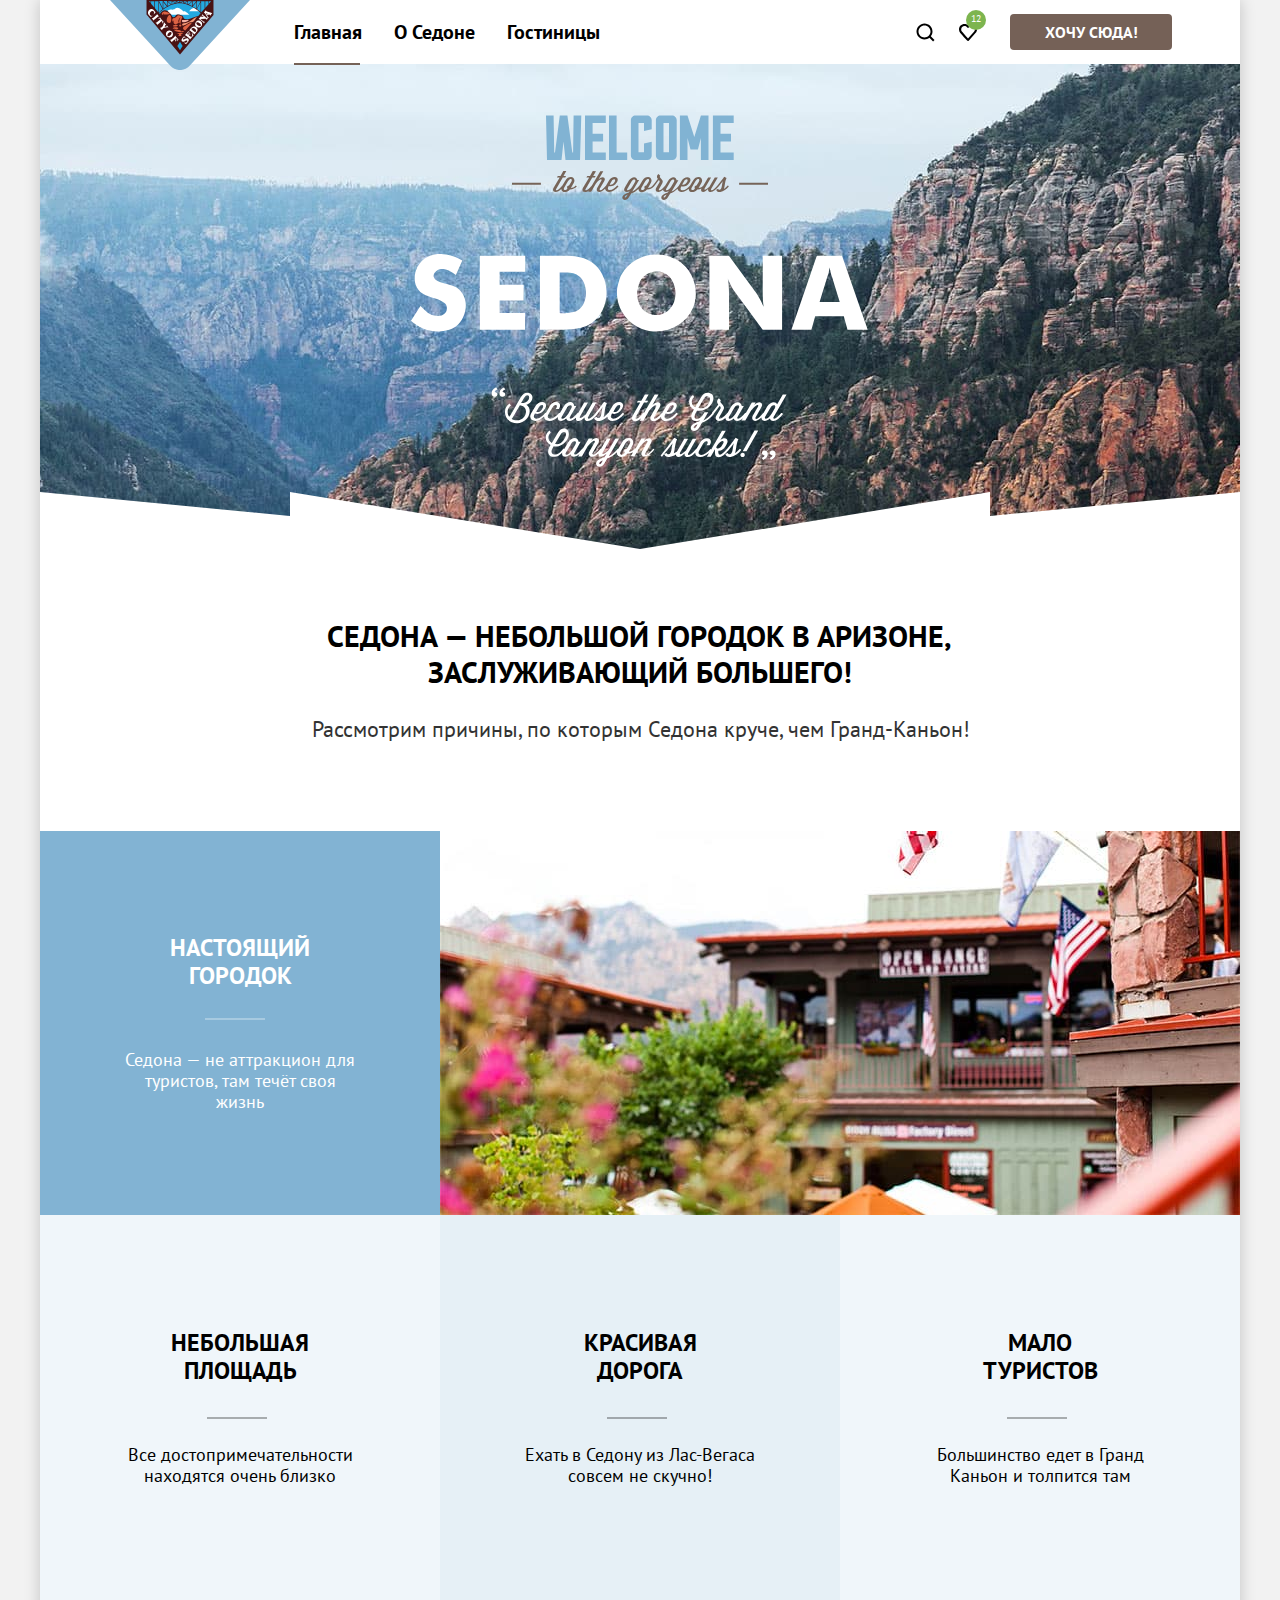
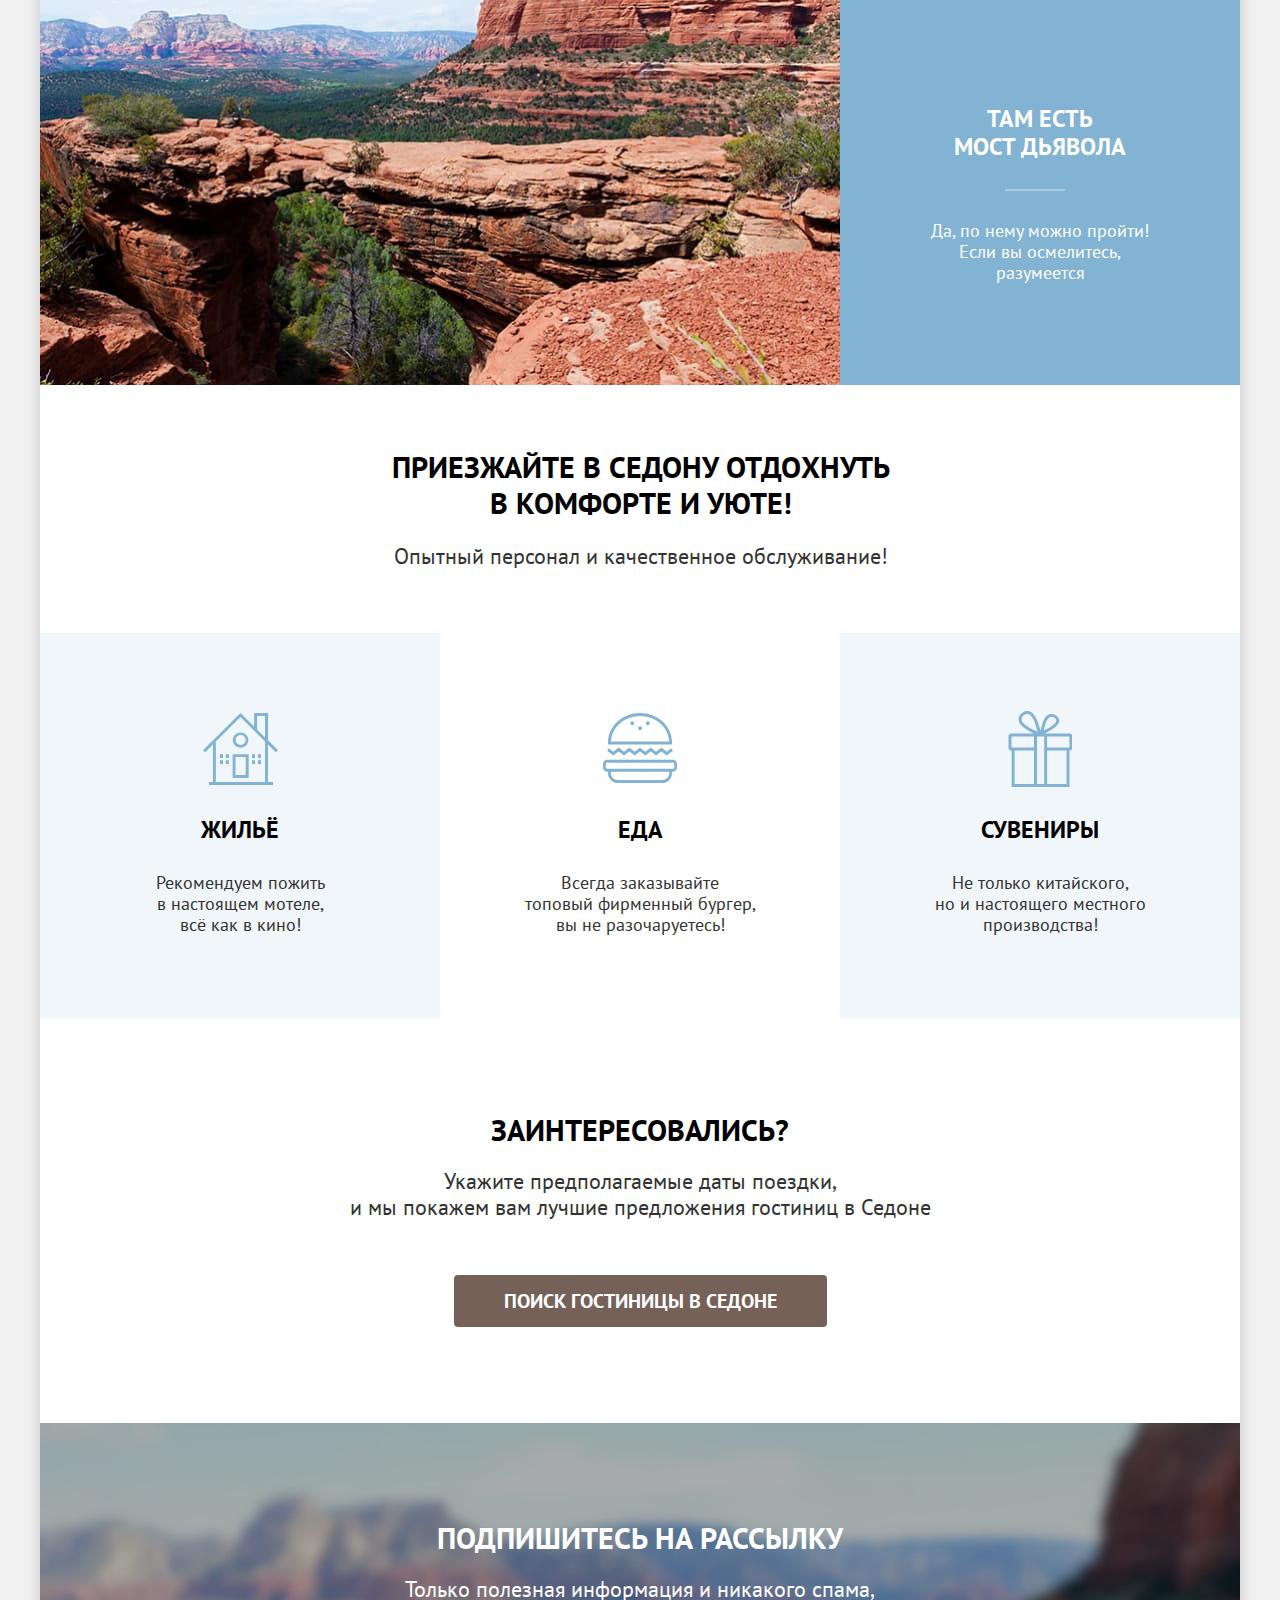
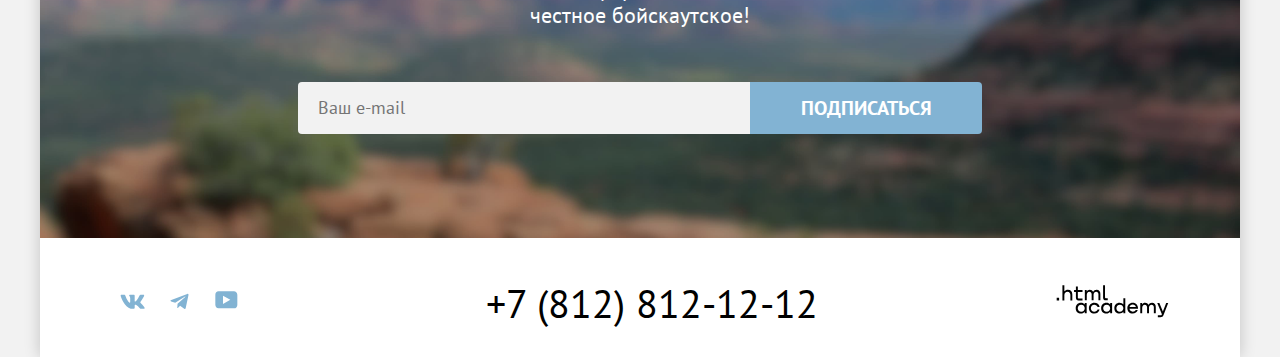
<file: index.html>
<!DOCTYPE html>
<html lang="ru">

    <head>
        <meta charset="utf-8">
        <title>HTML Academy: Седона</title>
        <link rel="stylesheet" href="styles/styles.css">
        <link rel="icon" type="image/png" sizes="32x32" href="images/favicon.png">
    </head>

    <body>
        <div class="page-container">

            <header>
                <a class="link-logo">
                    <img alt="Логотип сайта СЕДОНА." src="images/svg-compact/logo-sedona.svg" width="140" height="70">
                </a>

                <nav class="navigation">
                    <ul class="navigation-list">
                        <li class="navigation-item navigation-item-current">
                            <a class="navigation-link">Главная</a>
                        </li>
                        <li class="navigation-item">
                            <a class="navigation-link" href="#">О Седоне</a>
                        </li>
                        <li class="navigation-item">
                            <a class="navigation-link" href="catalog.html">Гостиницы</a>
                        </li>
                    </ul>

                    <ul class="navigation-user-list">
                        <li class="navigation-user-item header-icon">
                            <a class="navigation-user-link header-icon" href="#">
                                <span class="visually-hidden">Поиск</span>
                                <svg class="navigation-icon" aria-hidden="true" focusable="false" width="19" height="19"
                                    viewBox="0 0 19 19" fill="currentColor" xmlns="http://www.w3.org/2000/svg">
                                    <path
                                        d="m18.5 17.008-3.7-3.68c1-1.292 1.7-2.983 1.7-4.872C16.5 4.08 12.9.5 8.5.5s-8 3.68-8 8.055c0 4.376 3.6 7.956 8 7.956 1.8 0 3.5-.597 4.9-1.69l3.7 3.679 1.4-1.492Zm-10-2.486c-3.3 0-6-2.685-6-5.967 0-3.282 2.7-5.967 6-5.967s6 2.685 6 5.967c0 3.282-2.7 5.967-6 5.967Z" />
                                </svg>
                            </a>
                        </li>
                        <li class="navigation-user-item header-icon">
                            <a class="navigation-user-link header-icon" href="#">
                                <span class="visually-hidden">Избранное</span>
                                <svg class="navigation-icon" aria-hidden="true" focusable="false" width="18" height="17"
                                    viewBox="0 0 18 17" fill="currentColor" xmlns="http://www.w3.org/2000/svg">
                                    <path
                                        d="M8.9 17c-.3 0-.6-.1-.8-.4-5.4-6.1-6.7-7.5-7-7.9C.4 7.8 0 6.6 0 5.4 0 2.4 2.4 0 5.5 0 6.8 0 8 .5 9 1.3 10 .5 11.3 0 12.5 0c3 0 5.5 2.4 5.5 5.4 0 1.3-.5 2.5-1.3 3.4l-7 7.9c-.2.2-.4.3-.8.3Zm-6-9.5c.3.4 3.5 4 6.1 6.9l6.2-7c.5-.5.7-1.2.7-2 0-1.8-1.5-3.3-3.3-3.3-1 0-2 .5-2.7 1.3-.3.3-.6.4-.9.4-.3 0-.6-.2-.8-.4-.7-.8-1.7-1.3-2.7-1.3-1.8 0-3.3 1.5-3.3 3.3-.1.9.3 1.6.7 2.1-.1 0-.1 0 0 0Z" />
                                </svg>
                                <span class="favourite-number">12</span>
                            </a>
                        </li>
                        <li>
                            <a class="navigation-link-user-button" href="#">Хочу сюда!</a>
                        </li>
                    </ul>
                </nav>
            </header>

            <main class="main-container main-index">

                <section class="hero">
                    <h1 class="visually-hidden">Великолепная туристическая Седона</h1>
                    <img class="hero-image" alt="WELCOME to the gargeous SEDONA, because the Grand Canyon sucks."
                        src="images/svg-compact/welcome.svg" width="458" height="352">
                </section>

                <section class="advantages">
                    <h2 class="visually-hidden">Наши преимущества</h2>
                    <p class="sedona-title">Седона — небольшой городок в&nbsp;Аризоне, заслуживающий большего!</p>
                    <p class="sedona-subtitle">Рассмотрим причины, по которым Седона круче, чем Гранд-Каньон!</p>
                    <ul class="advantages-list">
                        <li class="advantages-item i-toun">
                            <div class="advantages-item-container">
                                <h3 class="advantage-title-white white-dash-title">Настоящий городок</h3>
                                <p class="advantage-description">Седона — не аттракцион для туристов, там течёт своя
                                    <br>жизнь</p>
                            </div>
                            <div class="advantages-image-container">
                                <img class="advantages-image" alt="Вид на отель в туристическом городке Седона."
                                    src="images/jpg-compact/photo-1.jpg" width="800" height="384">
                            </div>
                        </li>
                        <li class="advantages-item i-square">
                            <h3 class="advantage-title dash-title">Небольшая площадь</h3>
                            <p class="advantage-description">Все достопримечательности находятся очень близко</p>
                        </li>
                        <li class="advantages-item i-road">
                            <h3 class="advantage-title dash-title">Красивая дорога</h3>
                            <p class="advantage-description">Ехать в Седону из Лас-Вегаса совсем не скучно!</p>
                        </li>
                        <li class="advantages-item i-tourist">
                            <h3 class="advantage-title dash-title">Мало <br>туристов</h3>
                            <p class="advantage-description">Большинство едет в Гранд Каньон и толпится там</p>
                        </li>
                        <li class="advantages-item i-bridge">
                            <div class="advantages-item-container">
                                <h3 class="advantage-title-white white-dash-title">Там есть <br>мост дьявола</h3>
                                <p class="advantage-description">Да, по нему можно пройти! Если вы осмелитесь,
                                    <br>разумеется</p>
                            </div>
                            <div class="advantages-image-container">
                                <img class="advantages-image" alt="Вид на Мост Дьявола."
                                    src="images/jpg-compact/photo-2.jpg" width="800" height="385">
                            </div>
                        </li>
                    </ul>
                </section>

                <section class="services">
                    <h2 class="services-title">Приезжайте в Седону отдохнуть в&nbsp;комфорте и уюте!</h2>
                    <p class="services-subtitle">Опытный персонал и качественное обслуживание!</p>
                    <ul class="services-list">
                        <li class="services-item item-home i-home">
                            <h3 class="advantages-title">Жильё</h3>
                            <p class="advantages-description">Рекомендуем пожить в&nbsp;настоящем мотеле, <br>всё как в
                                кино!</p>
                        </li>
                        <li class="services-item item-food">
                            <h3 class="advantages-title">Еда</h3>
                            <p class="advantages-description">Всегда заказывайте<br> топовый фирменный&nbsp;бургер,
                                вы&nbsp;не разочаруетесь!</p>
                        </li>
                        <li class="services-item item-present i-present">
                            <h3 class="advantages-title">Сувениры</h3>
                            <p class="advantages-description">Не только китайского,
                                но&nbsp;и&nbsp;настоящего&nbsp;местного производства!</p>
                        </li>
                    </ul>
                </section>

                <section class="search">
                        <h2 class="visually-hidden">Поиск гостиницы в Седоне</h2>
                        <h3 class="search-title">Заинтересовались?</h3>
                        <p class="search-description">Укажите предполагаемые даты поездки, <br>и мы покажем вам лучшие
                            предложения гостиниц в Седоне</p>
                        <a class="search-button" href="#">Поиск гостиницы в Седоне</a>
                </section>

                <section class="subscribe-index">
                        <h2 class="subscribe-title">Подпишитесь на рассылку</h2>
                        <h3 class="subscribe-description">Только полезная информация и никакого спама, <br>честное
                            бойскаутское!</h3>
                        <form class="subscribe-user" action="https://echo.htmlacademy.ru" method="get">
                            <label class="visually-hidden" for="user-email">Ваш e-mail</label>
                            <input class="subscribe-field" type="email" name="user-email" id="user-email"
                                placeholder="Ваш e-mail" required>
                            <button class="subscribe-button" type="submit">Подписаться</button>
                        </form>
                </section>
            </main>

            <footer class="page-footer">
                <div class="page-footer-container">
                    <section class="footer-social">
                        <h2 class="visually-hidden"> Мы в социальных сетях</h2>

                        <ul class="footer-social-list">
                            <li class="footer-social-item footer-social-icon">
                                <a class="footer-social-link footer-social-icon" href="https://vk.com/htmlacademy">
                                    <svg class="footer-social-icon" aria-hidden="true" focusable="false" width="25"
                                        height="15" viewBox="0 0 25 15" fill="currentColor"
                                        xmlns="http://www.w3.org/2000/svg">
                                        <path fill-rule="evenodd" clip-rule="evenodd"
                                            d="M24.116 1.804c.166-.546 0-.948-.795-.948h-2.625c-.668 0-.976.347-1.143.73 0 0-1.335 3.196-3.226 5.272-.612.602-.89.793-1.224.793-.167 0-.418-.19-.418-.738V1.804c0-.656-.184-.948-.74-.948H9.817c-.417 0-.668.304-.668.593 0 .621.946.765 1.043 2.513V7.76c0 .833-.153.984-.487.984-.89 0-3.055-3.21-4.34-6.885-.249-.715-.5-1.003-1.172-1.003H1.566c-.75 0-.9.347-.9.73 0 .682.89 4.07 4.145 8.551 2.17 3.06 5.225 4.72 8.008 4.72 1.67 0 1.875-.369 1.875-1.004V11.54c0-.737.158-.884.687-.884.39 0 1.057.192 2.615 1.667 1.78 1.75 2.073 2.533 3.075 2.533h2.625c.75 0 1.126-.368.91-1.096-.238-.724-1.088-1.775-2.215-3.022-.612-.71-1.53-1.475-1.809-1.858-.389-.49-.278-.71 0-1.147 0 0 3.2-4.426 3.533-5.929h.001Z" />
                                    </svg>
                                    <span class="visually-hidden">ВКонтакте</span>
                                </a>
                            </li>
                            <li class="footer-social-item footer-social-icon">
                                <a class="footer-social-link footer-social-icon" href="https://t.me/htmlacademy">
                                    <svg class="footer-social-icon" aria-hidden="true" focusable="false" width="18"
                                        height="16" viewBox="0 0 18 16" fill="currentColor"
                                        xmlns="http://www.w3.org/2000/svg">
                                        <path
                                            d="M16.785.956.84 7.104C-.248 7.541-.24 8.148.64 8.42l4.094 1.277 9.472-5.976c.448-.272.857-.126.52.173l-7.673 6.925H7.05l.002.001-.283 4.22c.414 0 .597-.19.829-.414l1.988-1.934 4.136 3.055c.762.42 1.31.205 1.5-.706l2.715-12.795c.278-1.114-.425-1.618-1.153-1.29Z" />
                                    </svg>
                                    <span class="visually-hidden">Телеграм</span>
                                </a>
                            </li>
                            <li class="footer-social-item footer-social-icon">
                                <a class="footer-social-link footer-social-icon"
                                    href="https://www.youtube.com/htmlacademyru">
                                    <svg class="footer-social-icon" aria-hidden="true" focusable="false" width="23"
                                        height="18" viewBox="0 0 23 18" fill="currentColor"
                                        xmlns="http://www.w3.org/2000/svg">
                                        <path
                                            d="M18.94.356H3.507C1.647.356.333 1.95.333 3.756V13.85c0 1.913 1.314 3.506 3.174 3.506H19.16c1.642 0 3.174-1.593 3.174-3.4v-10.2c-.219-1.806-1.532-3.4-3.393-3.4ZM7.995 12.894V4.819l7.333 4.037-7.333 4.038Z" />
                                    </svg>
                                    <span class="visually-hidden">Youtube</span>
                                </a>
                            </li>
                        </ul>
                    </section>

                    <section class="footer-contact-phone">
                        <h2 class="visually-hidden">Наш телефон </h2>
                        <a class="footer-link-phone" href="tel:+78128121212">+7 (812) 812-12-12</a>
                    </section>

                    <section class="footer-contact-htmlacademy">
                        <h2 class="visually-hidden"> Разработчики сайта</h2>
                        <a class="footer-link-htmlacademy" href="https://htmlacademy.ru/">
                            <svg class="footer-link-htmlacademy" aria-hidden="true" focusable="false" width="115"
                                height="34" viewBox="0 0 115 34" fill="currentColor" xmlns="http://www.w3.org/2000/svg">
                                <path
                                    d="M0 13.256v2.6h2.5v-2.6H0ZM11.6 4.856c-1.6 0-2.8.7-3.6 1.7h-.1v-6.2h-2v15.5h2v-5.3c0-2.1 1.3-3.6 3.3-3.6 1.8 0 2.9 1.4 2.9 3.2v5.7h2v-6.1c.1-3-1.8-4.9-4.5-4.9ZM26.6 5.156h-4.8v-3.7h-2v3.8h-1.9v2h1.9v6c0 1.7 1 2.7 2.7 2.7h4.1v-2h-3.7c-.7 0-1.1-.4-1.1-1.1v-5.7h4.8v-2ZM41.1 4.956c-1.6 0-2.9.8-3.5 2.1h-.1c-.6-1.2-1.8-2.1-3.4-2.1-1.4 0-2.5.8-3.1 1.8h-.1v-1.6H29v10.6h2v-5.4c0-2 1-3.5 2.6-3.5 1.5 0 2.4 1 2.4 2.6v6.3h2v-5.6c0-2.4 1.4-3.3 2.6-3.3 1.5 0 2.4 1 2.4 2.6v6.3h2v-6.5c.1-2.5-1.4-4.3-3.9-4.3ZM47.8 13.056c0 1.7 1 2.7 2.8 2.7h2v-2h-1.7c-.7 0-1.1-.4-1.1-1.1V.356h-2v12.7ZM28.9 20.056c-.9-1.1-2.2-1.8-3.9-1.8-3.1 0-5.4 2.3-5.4 5.6s2.3 5.6 5.4 5.6c1.8 0 3-.8 3.8-1.9h.1v1.6h2v-10.6h-2v1.5Zm-3.6 7.4c-2.2 0-3.6-1.6-3.6-3.6s1.4-3.6 3.6-3.6 3.6 1.6 3.6 3.6c0 1.9-1.4 3.6-3.6 3.6ZM44.2 22.356c-.5-2.4-2.6-4.1-5.4-4.1-3.4 0-5.6 2.5-5.6 5.6 0 3.1 2.2 5.6 5.6 5.6 2.8 0 4.9-1.8 5.4-4.2h-2.1c-.4 1.3-1.7 2.3-3.3 2.3-2.2 0-3.6-1.6-3.6-3.6s1.4-3.6 3.6-3.6c1.6 0 2.8 1 3.3 2.2h2.1v-.2ZM55.1 20.056c-.9-1.1-2.2-1.8-3.9-1.8-3.1 0-5.4 2.3-5.4 5.6s2.3 5.6 5.4 5.6c1.8 0 3-.8 3.8-1.9h.1v1.6h2v-10.6h-2v1.5Zm-3.6 7.4c-2.2 0-3.6-1.6-3.6-3.6s1.4-3.6 3.6-3.6 3.6 1.6 3.6 3.6c0 1.9-1.5 3.6-3.6 3.6ZM68.7 20.156c-.9-1.1-2.2-1.9-3.9-1.9-3.1 0-5.4 2.3-5.4 5.6s2.2 5.6 5.4 5.6c1.7 0 3-.8 3.8-1.8h.1v1.5h2v-15.4h-2v6.4Zm-3.6 7.3c-2.2 0-3.6-1.6-3.6-3.6s1.4-3.6 3.6-3.6 3.6 1.6 3.6 3.6c-.1 2-1.5 3.6-3.6 3.6ZM78.3 18.256c-3.3 0-5.5 2.5-5.5 5.6 0 3 2.1 5.6 5.5 5.6 2.5 0 4.5-1.3 5.2-3.6h-2.1c-.5 1-1.6 1.6-3 1.6-1.9 0-3.3-1.3-3.4-2.9h8.8c.2-3.6-2-6.3-5.5-6.3Zm0 1.9c1.7 0 3 1 3.3 2.6h-6.5c.3-1.5 1.5-2.6 3.2-2.6ZM98.2 18.256c-1.6 0-2.9.8-3.6 2h-.1c-.6-1.2-1.8-2-3.4-2-1.4 0-2.5.7-3.1 1.8v-1.5h-1.9v10.6h2v-5.4c0-2 1-3.4 2.6-3.5 1.5 0 2.4 1 2.4 2.6v6.3h2v-5.6c0-2.4 1.4-3.3 2.6-3.3 1.5 0 2.4 1 2.4 2.6v6.3h2v-6.5c.1-2.6-1.4-4.4-3.9-4.4ZM109.4 27.356l-3.6-8.9h-2.2l4.8 11.6c-.3.9-.7 1.2-1.7 1.2h-2.5v2h2.5c1.8 0 2.8-.8 3.5-2.6l4.7-12.2h-2.1l-3.4 8.9Z" />
                            </svg>
                        </a>
                    </section>
                </div>
            </footer>
        </div>

        <div class="modal-container">
            <div class="modal">
                <button class="modal-close-button">
                    <span class="visually-hidden">Закрыть</span>
                </button>
                <section class="modal-content">
                    <h2 class="modal-title">Поиск гостиницы в Седоне</h2>

                    <form class="auth-user" action="https://echo.htmlacademy.ru" method="get">
                        <div class="field-group">
                            <label for="date-arrival" class="field-date">Дата заезда:</label>
                            <div class="input-container">
                                <input class="input-date" type="text" id="date-arrival" name="data-arrival"
                                    placeholder="Укажите дату" value="27 апреля 2020" required>
                                <span class="date-arrival-p">Мы не можем отправить вас в прошлое.</span>
                            </div>
                        </div>
                        <div class="field-group">
                            <label for="date-departure" class="field-date">Дата выезда:</label>
                            <div class="input-container">
                                <input class="input-date" type="text" id="date-departure" name="data-departure"
                                    placeholder="Укажите дату" value="1 сентября 2023" required>
                                <span class="date-arrival-p date-departure-p">На эти даты есть свободные номера. Пока
                                    есть.</span>
                            </div>
                        </div>
                        <div class="children-adults-container">
                            <div class="group-adults">
                                <label for="amount-adults" class="field-amount">Взрослые:</label>
                                <div class="buttons-wrapper">
                                    <button class="button-del" type="button"></button>
                                    <input type="text" class="input-amount" id="amount-adults" name="amount-adults"
                                        placeholder="2" value="2" required>
                                    <button class="button-add" type="button"></button>
                                </div>
                            </div>
                            <div class="group-children">
                                <div class="children-label-container">
                                    <label for="amount-children" class="field-amount">Дети:</label>
                                    <div class="tooltip-container">
                                        <a href="#" class="tooltip-link">
                                            i
                                            <span class="visually-hidden">Показать дополнительный текст</span>
                                        </a>
                                        <div class="tooltip-wrapper">
                                            <p class="tooltip-text"> Укажите количество детей, которые будут с вами,
                                                возраст которых от 6 до 18 лет. Дети до 6 лет размещаются бесплатно.</p>
                                        </div>
                                    </div>
                                </div>
                                <div class="buttons-wrapper">
                                    <button class="button-del" type="button"></button>
                                    <input type="text" class="input-amount" id="amount-children" name="amount-children"
                                        placeholder="2" value="2" required>
                                    <button class="button-add" type="button"></button>
                                </div>
                            </div>
                        </div>
                        <button class="auth-user-button" type="submit">Найти</button>
                    </form>
                </section>
            </div>
        </div>
        <script src="./scripts/script.js"></script>
    </body>

</html>
</file>
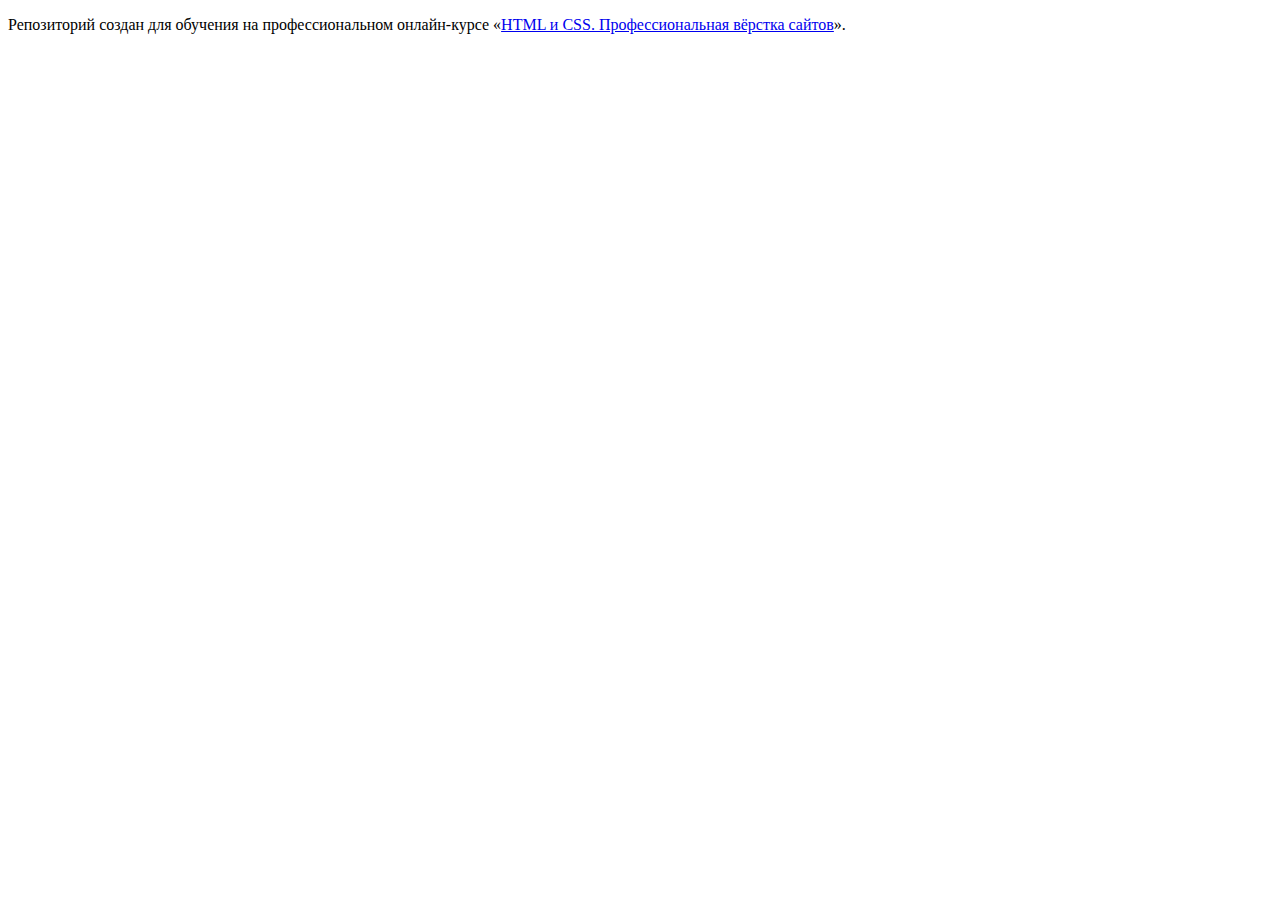
<file: 1/index.html>
<!DOCTYPE html>
<html lang="ru">
  <head>
    <meta charset="utf-8">
    <title>HTML Academy: Седона</title>
    <base href="https://htmlacademy-htmlcss.github.io/2216513-sedona-36/1/">
</head>
  <body>

    <p>Репозиторий создан для обучения на профессиональном онлайн‑курсе «<a href="https://htmlacademy.ru/intensive/htmlcss">HTML и CSS. Профессиональная вёрстка сайтов</a>».</p>

  </body>
</html>
</file>
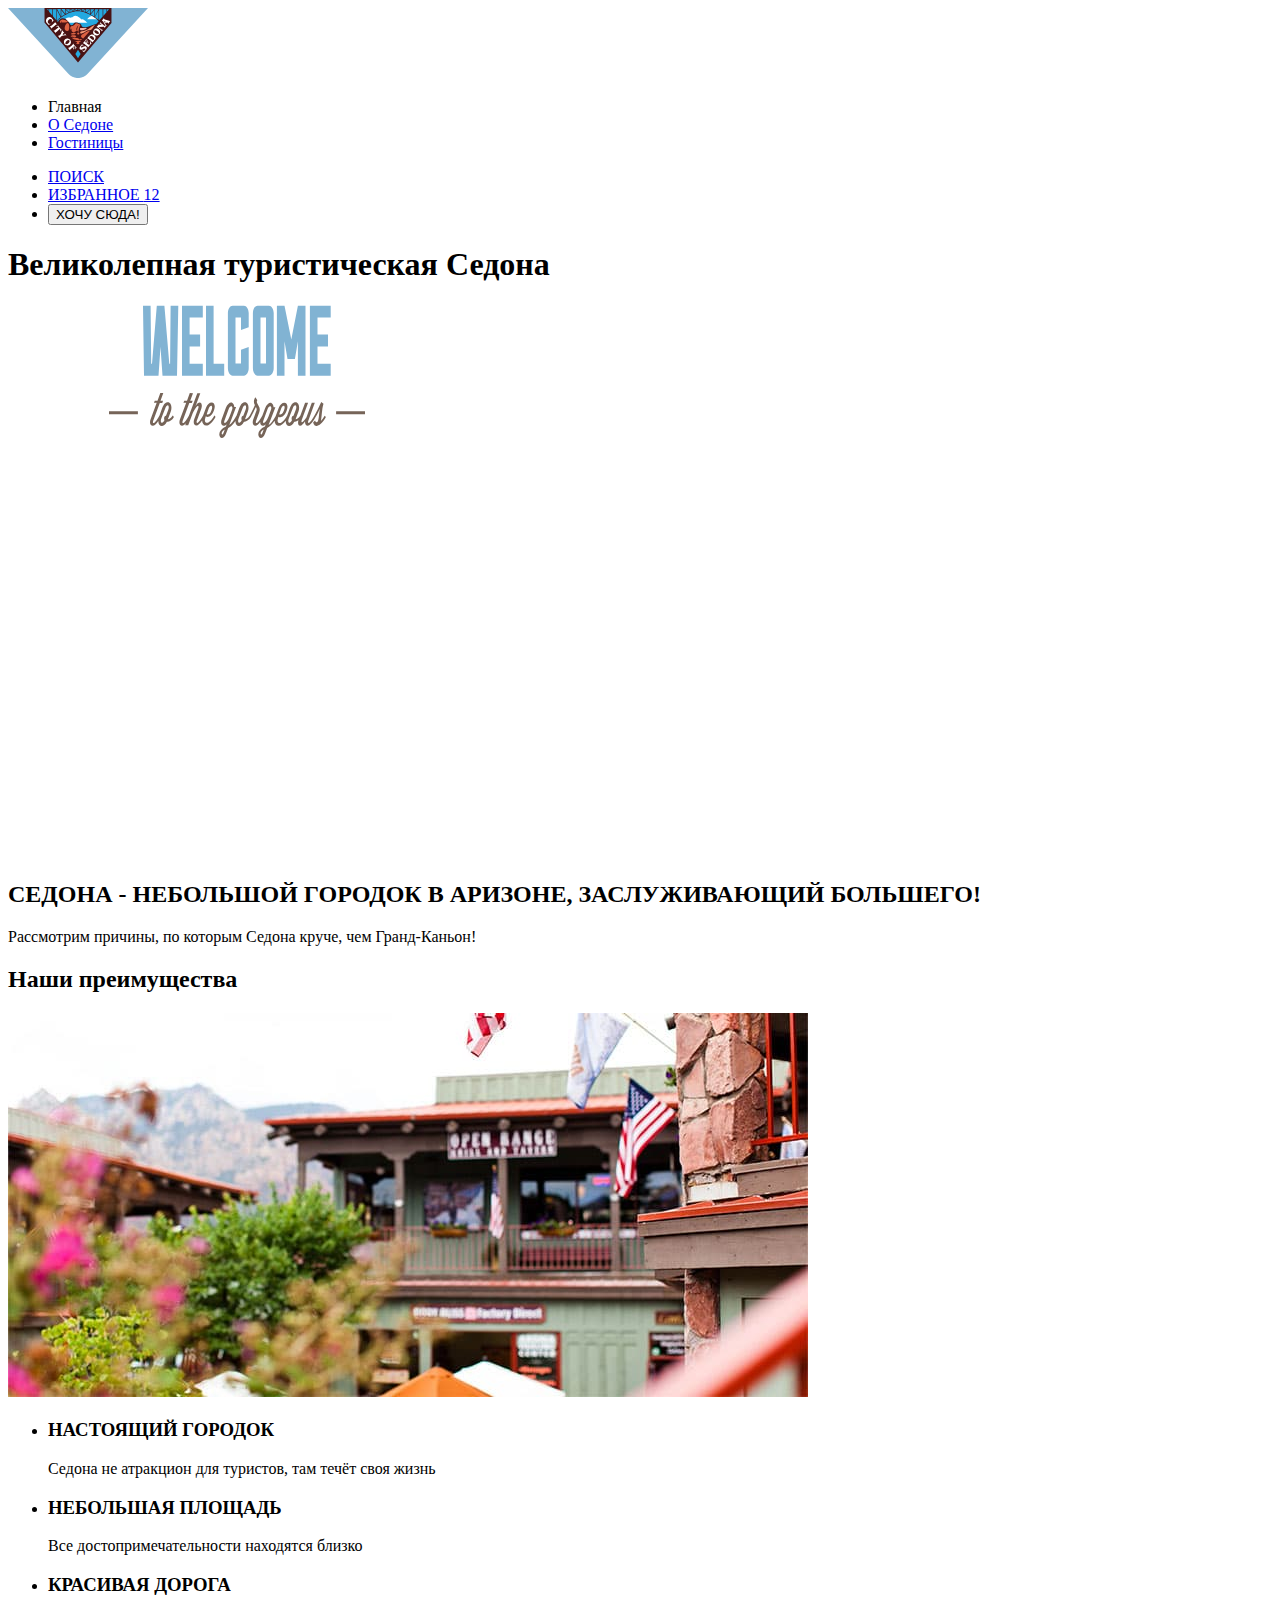
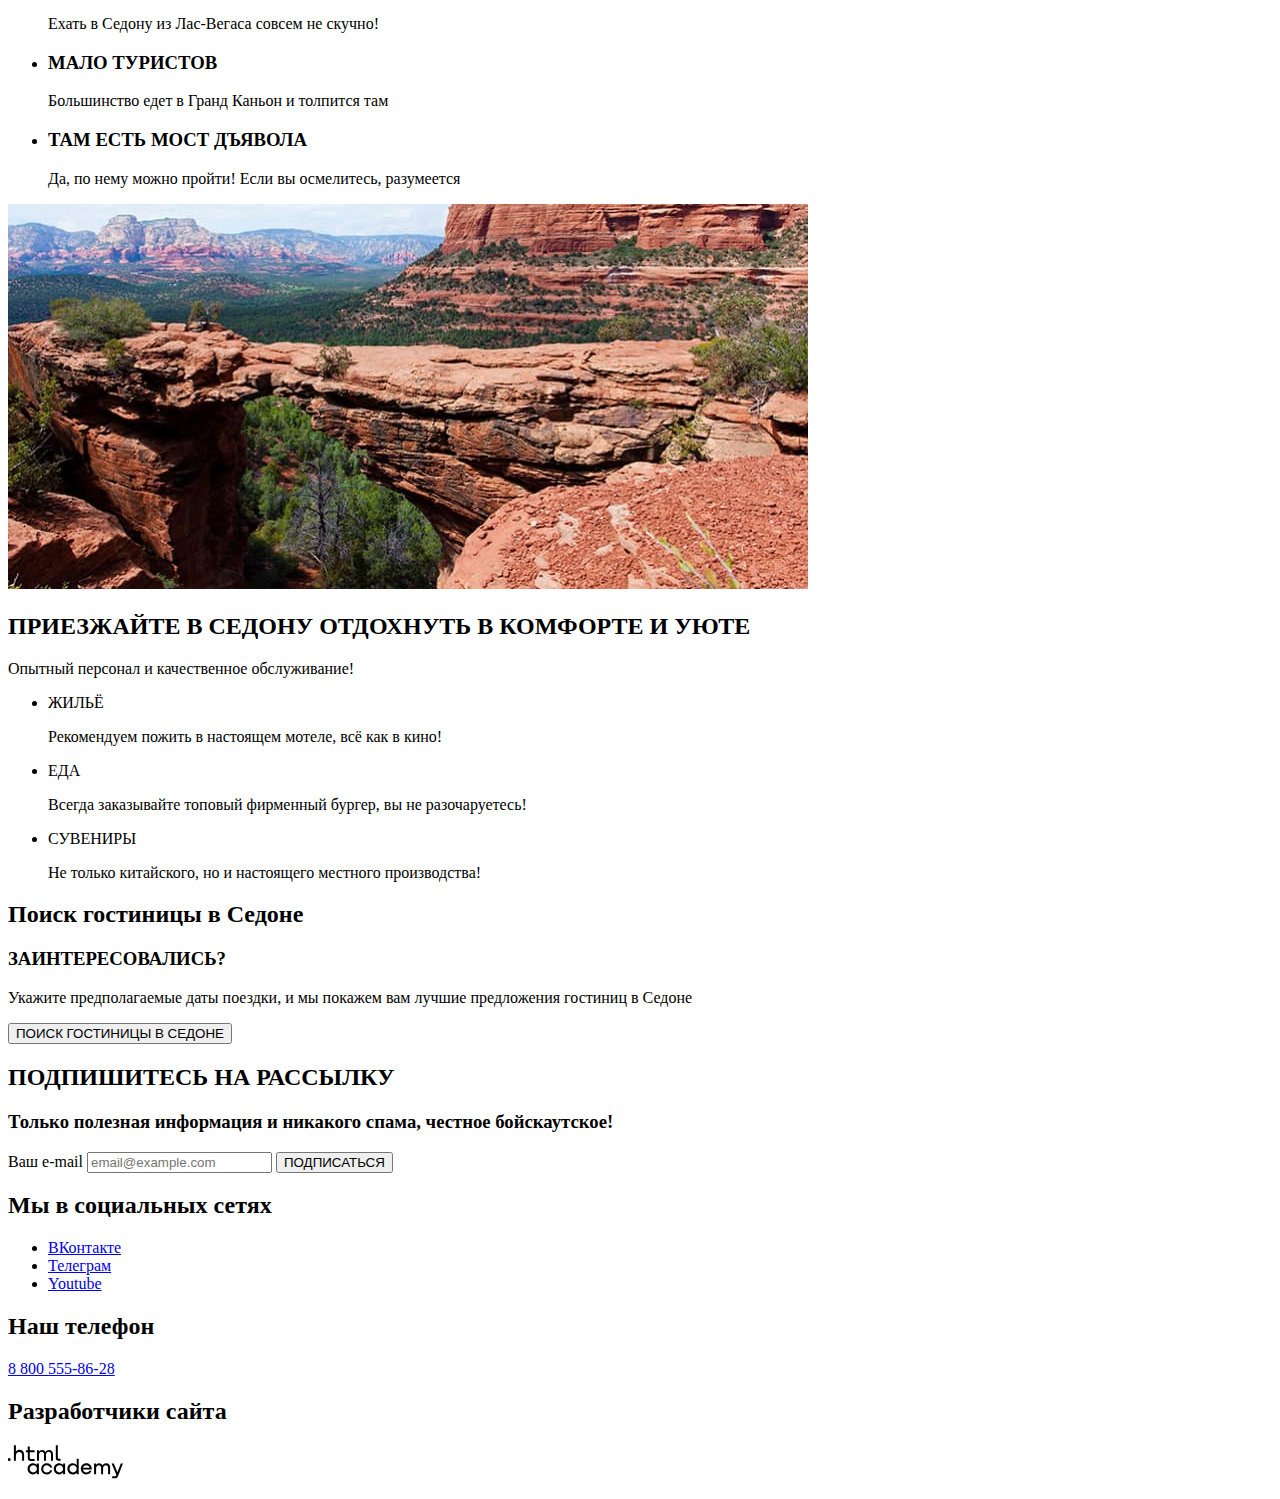
<file: 3/index.html>
<!DOCTYPE html>
<html lang="ru">

    <head>
        <meta charset="utf-8">
        <title>HTML Academy: Седона</title>
      <base href="https://htmlacademy-htmlcss.github.io/2216513-sedona-36/3/">
</head>

    <body>
        <header class="page-header">
            <a class="page-header">
                <img class="page-header-logo" alt="Логотип сайта СЕДОНА" src="images/logo-sedona.svg" width="140"
                    height="70">
            </a>

            <nav class="navigation">
                <ul class="navigation-list">
                    <li class="navigation-item">
                        <a class="navigation-link">
                            Главная
                        </a>
                    </li>
                    <li class="navigation-item">
                        <a class="navigation-link" href="#">
                            О Седоне
                        </a>
                    </li>
                    <li class="navigation-item">
                        <a class="navigation-link" href="catalog.html">
                            Гостиницы
                        </a>
                    </li>
                </ul>

                <ul class="navigation-list navigation-user">
                    <li class="navigation-item">
                        <a class="navigation-link" href="#">
                            <span class="visually-hidden">
                                ПОИСК
                            </span>
                            <!--<img src="images/svg-files/icon-search.svg" alt="" width="19" height="19">-->
                        </a>
                    </li>
                    <li class="navigation-item">
                        <a class="navigation-link" href="#">
                            <span class="visually-hidden">
                                ИЗБРАННОЕ
                            </span>
                            <span class="favourite-number">12</span>
                            <!--вывод числа гостиниц в ИЗБРАННОМ 12-->
                            <!--<img src="images/svg-files/icon-heart.svg" alt="" width="18" height="17">-->
                        </a>
                    </li>
                    <li class="navigation-item">
                        <a class="navigation-link" href="#">
                            <button class="button header-button" type="button"> ХОЧУ СЮДА!</button>
                        </a>
                    </li>
                </ul>
            </nav>
        </header>

        <main>
            <section class="hero">
                <h1 class="visually-hidden">Великолепная туристическая Седона</h1>
            <!--<img class="hero-image" alt="Горы Гранд-Каньона в Аризоне" src="images/index-background.jpg"
                    width="1200" height="485">-->
                <img class="hero-image" alt="WELCOME to the gargeous SEDONA, because the Grand Canyon sucks"
                    src="images/welcome.svg" width="458" height="552">
            </section>

            <section class="sedona">
            <!--<img src="images/divider.png" width="1200" height="57" alt="">-->
                <h2 class="sedona-title">СЕДОНА - НЕБОЛЬШОЙ ГОРОДОК В АРИЗОНЕ, ЗАСЛУЖИВАЮЩИЙ БОЛЬШЕГО!</h2>
                <p class="sedona-desription">Рассмотрим причины, по которым Седона круче, чем Гранд-Каньон!</p>
            </section>

            <section class="advantages">
                <h2 class="visually-hidden">Наши преимущества</h2>
                <img class="advantages-image" alt="Вид на отель в туристическом городке Седона" src="images/photo-1.jpg"
                    width="800" height="384">
                <ul class="avantages-list">
                    <li class="advantages-item">
                        <h3 class="advantage-title">НАСТОЯЩИЙ ГОРОДОК</h3>
                        <p class="advantage-description">
                            Седона не атракцион для туристов, там течёт своя жизнь
                        </p>
                    </li>
                    <li class="advantages-item">
                        <h3 class="advantage-title">НЕБОЛЬШАЯ ПЛОЩАДЬ</h3>
                        <p class="advantage-description">
                            Все достопримечательности находятся близко
                        </p>
                    </li>
                    <li class="advantages-item">
                        <h3 class="advantage-title">КРАСИВАЯ ДОРОГА</h3>
                        <p class="advantage-description">
                            Ехать в Седону из Лас-Вегаса совсем не скучно!
                        </p>
                    </li>
                    <li class="advantages-item">
                        <h3 class="advantage-title">МАЛО ТУРИСТОВ</h3>
                        <p class="advantage-description">
                            Большинство едет в Гранд Каньон и толпится там
                        </p>
                    </li>
                    <li class="advantages-item">
                        <h3 class="advantage-title">ТАМ ЕСТЬ МОСТ ДЪЯВОЛА</h3>
                        <p class="advantage-description">
                            Да, по нему можно пройти! Если вы осмелитесь, разумеется
                        </p>
                    </li>
                </ul>
                <img class="advantages-image" alt="Вид на Мост Дьявола" src="images/photo-2.jpg" width="800"
                    height="385">
            </section>

            <section class="services">
                <h2 class="services-title">ПРИЕЗЖАЙТЕ В СЕДОНУ ОТДОХНУТЬ В КОМФОРТЕ И УЮТЕ</h2>
                <p class="services-description">
                    Опытный персонал и качественное обслуживание!
                </p>
                <ul class="services-list">
                    <li class="services-item">ЖИЛЬЁ
                        <!--<img class="services-vector" alt="отель" src="images/service-1.svg" width="400" height="385">-->
                        <p class="services-item-description">
                            Рекомендуем пожить в настоящем мотеле, всё как в кино!
                        </p>
                    </li>
                    <li class="services-item">ЕДА
                        <!--<img class="services-vector" alt="бургер" src="images/service-2.svg" width="400" height="385">-->
                        <p class="services-item-description">
                            Всегда заказывайте топовый фирменный бургер, вы не разочаруетесь!
                        </p>
                    </li>
                    <li class="services-item">СУВЕНИРЫ
                        <!--<img class="services-vector" alt="сувенир" src="images/service-3.svg" width="400" height="385">-->
                        <p class="services-item-description">
                            Не только китайского, но и настоящего местного производства!
                        </p>
                    </li>
                </ul>
            </section>

            <section class="search-hotel">
                <h2 class="visually-hidden">Поиск гостиницы в Седоне</h2>
                <h3 class="search-hotel-subtitle">ЗАИНТЕРЕСОВАЛИСЬ?</h3>
                <p class="search-hotel-description">Укажите предполагаемые даты поездки,
                    и мы покажем вам лучшие предложения гостиниц в Седоне
                </p>
                <!--<a   href="#" >ПОИСК ГОСТИНИЦЫ В СЕДОНЕ</a>-->
                <button class="button search-hotel-button" type="button">
                    <span class="button">ПОИСК ГОСТИНИЦЫ В СЕДОНЕ</span></button>
            </section>

            <section class="subscribe">
                <!--<img class="subscribe-image" src="images/subscribe-1.jpg" alt="Горный пейзаж Аризоны" width="1200"
                    height="415">-->
                <h2 class="subscribe-title">ПОДПИШИТЕСЬ НА РАССЫЛКУ</h2>
                <h3 class="subscribe-subtitle">Только полезная информация и никакого спама, честное бойскаутское!</h3>
                <form class="subscribe-form" action="https://echo.htmlacademy.ru/" metod="post">
                    <label for="subscribe-email">Ваш е-mail</label>
                    <input class="field" placeholder="email@example.com" type="email" name="subscribe-email"
                        id="subscribe-email" required>
                    <button class="button subscribe-button" type="submit">
                        <span class="button">ПОДПИСАТЬСЯ</span>
                    </button>
                </form>
            </section>
        </main>

        <footer class="page-footer">
            <section class="footer-social">
                <h2 class="visually-hidden"> Мы в социальных сетях</h2>
                <ul class="footer-social">
                    <li class="footer-social-item">
                        <a class="button footer-button-VK" href="https:/vk.com/htmlacademy">
                            <span class="visually-hidden">ВКонтакте</span>
                            <!--<img src="images/svg-files/footer-1.svg" alt="" width="25" height="15">-->
                        </a>
                    </li>
                    <li class="footer-social-item">
                        <a class="button footer-button-T" href="https:/t.me/htmlacademy">
                            <span class="visually-hidden">Телеграм</span>
                            <!--<img src="images/svg-files/footer-2.svg" alt="" width="18" height="16">-->
                        </a>
                    </li>
                    <li class="footer-social-item">
                        <a class="button footer-button-Youtube" href="https:/www.youtube.com/htmlacademyru">
                            <span class="visually-hidden">Youtube</span>
                            <!--<img src="images/svg-files/footer-3.svg" alt="" width="23" height="18">-->
                        </a>
                    </li>
                </ul>
            </section>
            <section>
                <h2 class="footer-contacts-phone">Наш телефон </h2>
                <adress class="footer-contacts-address">
                    <a class="footer-contacts-address-phone" href="tel:88005558628">8 800 555-86-28 </a>
                </adress>
            </section>
            <section>
                <h2 class="visually-hidden"> Разработчики сайта</h2>
                <p class="about-text">
                    <a class="htmlacademy-link" href="https://htmlacademy.ru/">
                        <img src="images/svg-files/logo-html-academy.svg" alt=". html academy" width="115"
                            height="34">
                    </a>
                </p>
            </section>
        </footer>
    </body>

</html>
</file>
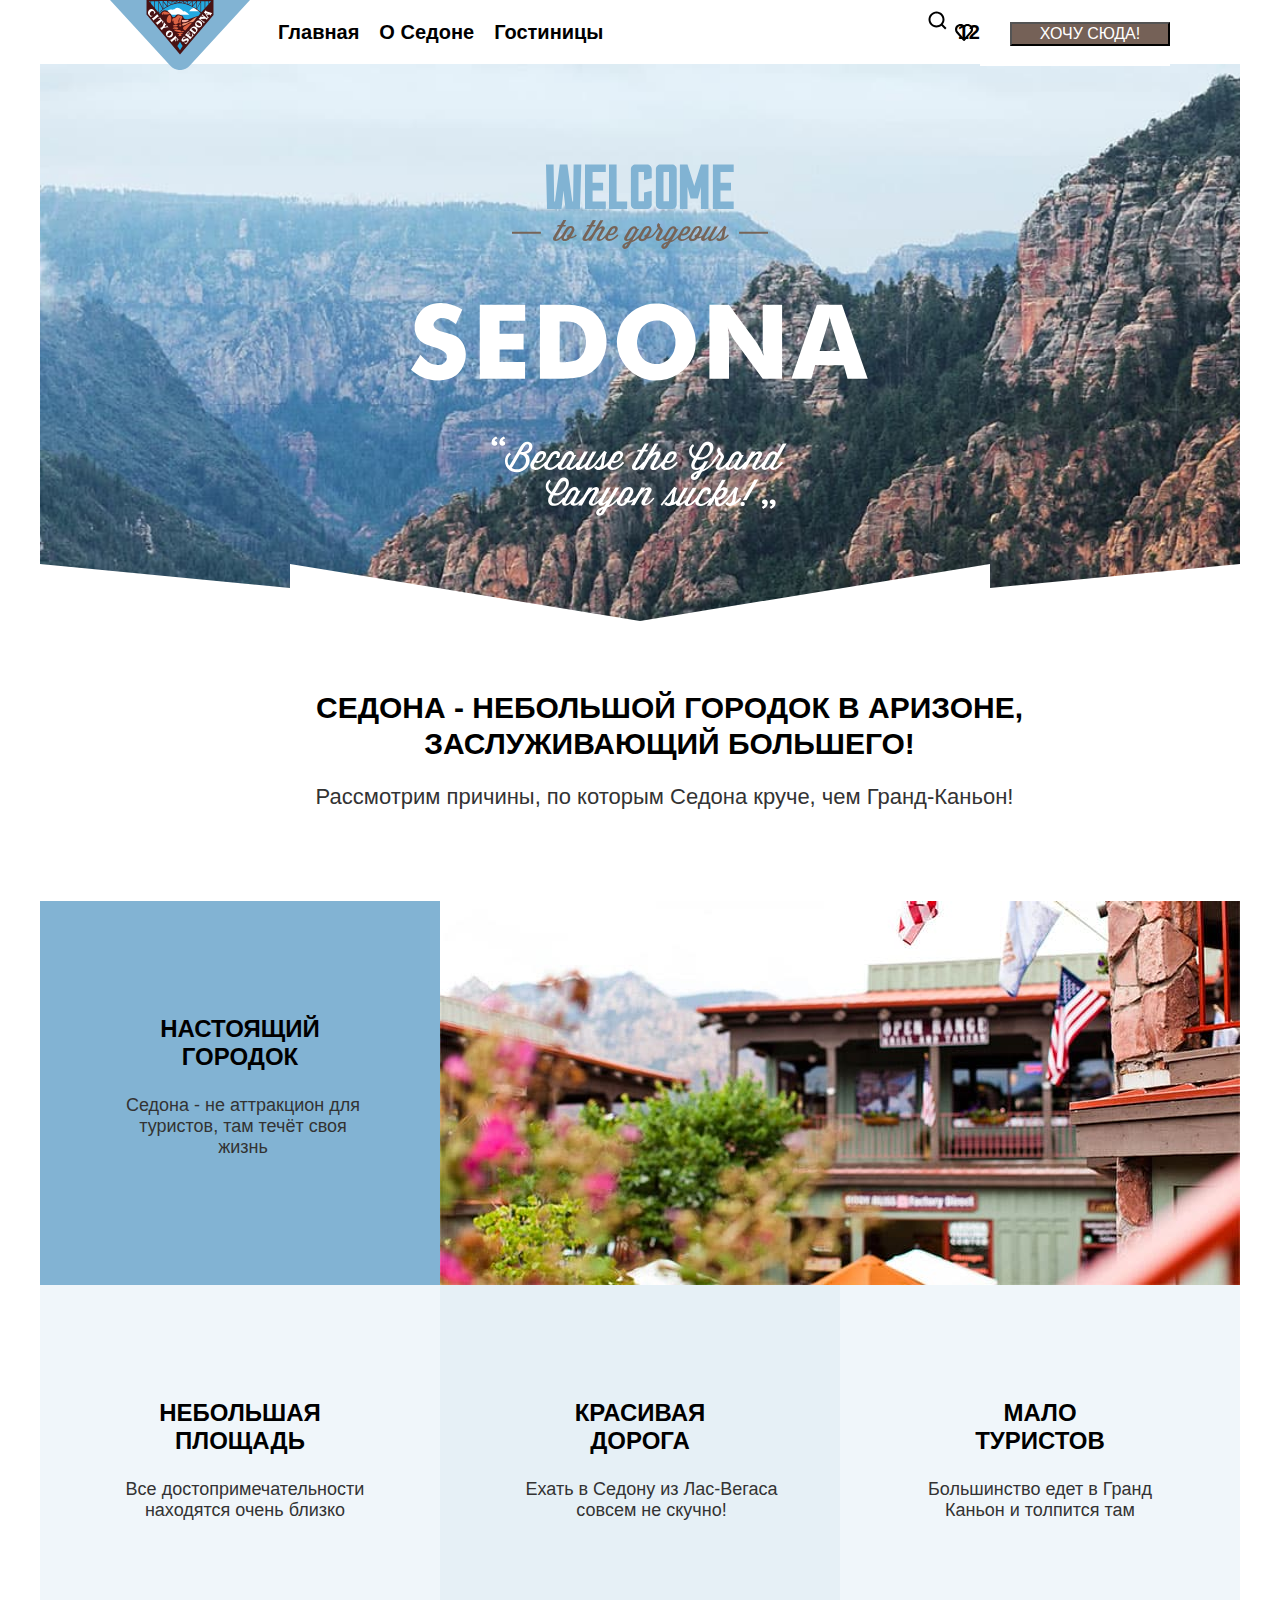
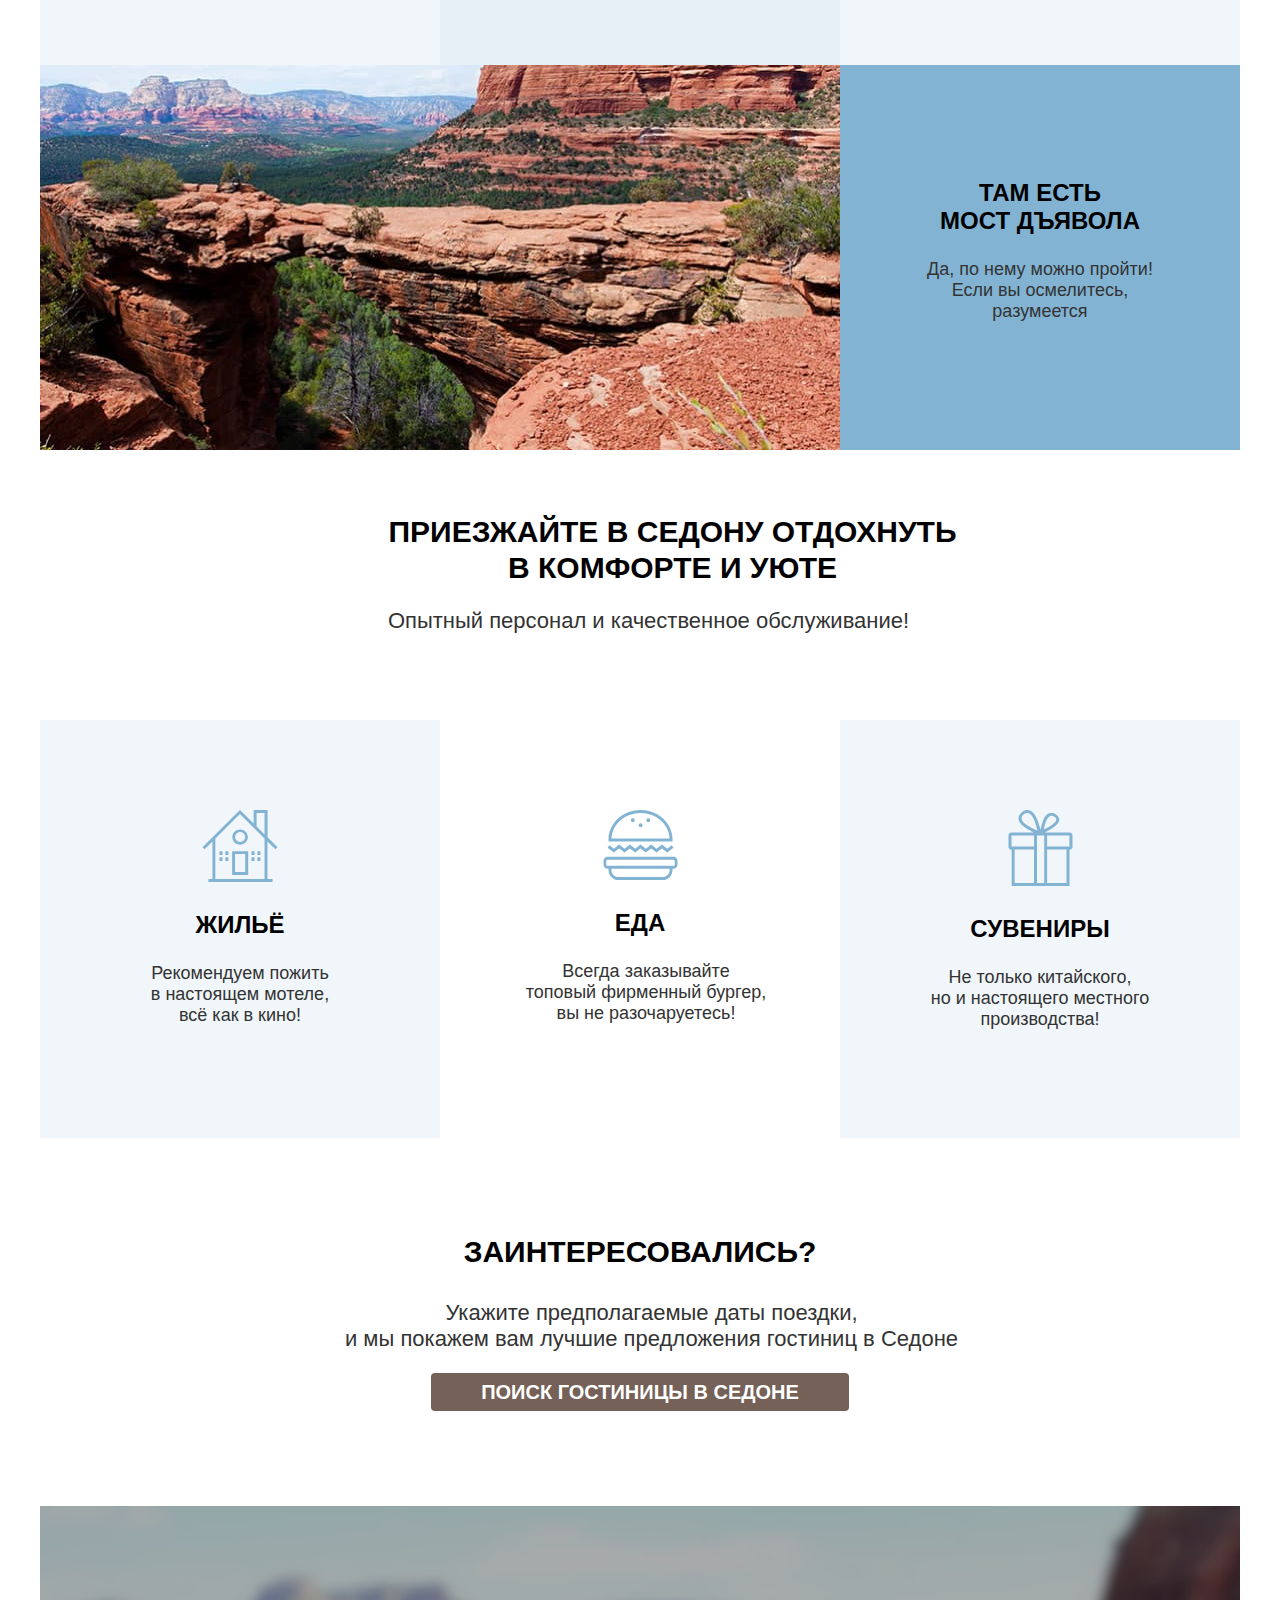
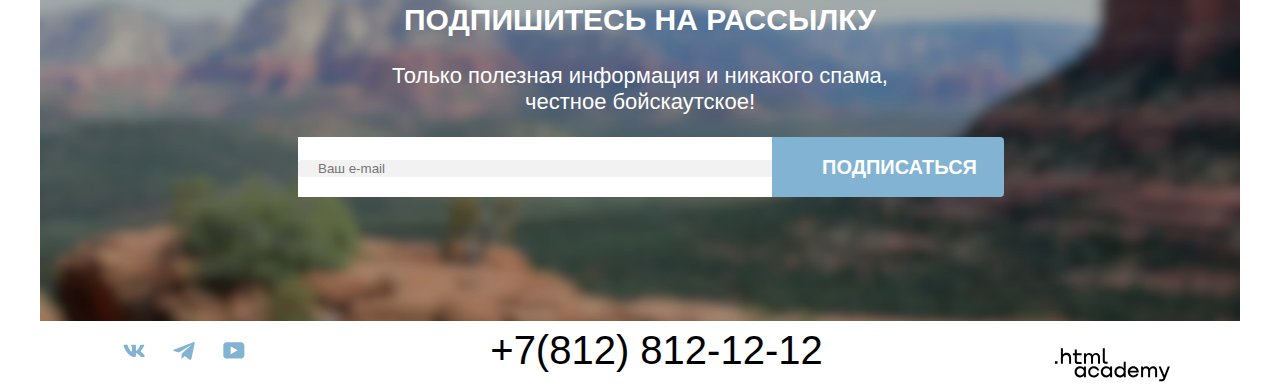
<file: 6/index.html>
<!DOCTYPE html>
<html lang="ru">

    <head>
        <meta charset="utf-8">
        <title>HTML Academy: Седона</title>
        <link rel="stylesheet" href="styles/styles.css">
      <base href="https://htmlacademy-htmlcss.github.io/2216513-sedona-36/6/">
</head>

    <body>
        <div class="page-container">
            <!--ШАПКА-->
            <header class="page-header" data-test="header">

            <div class="page-header-container">
                <div class="navigation-logo">
                    <a class="logo">
                        <img class="page-header-logo" alt="Логотип сайта СЕДОНА"
                            src="images/svg-compact/logo-sedona.svg" width="140" height="70">
                    </a>
                </div>

                <nav class="navigation">
                    <ul class="navigation-list">

                        <li class="navigation-item">
                            <a class="navigation-link" style="padding-left: 0;">
                                Главная
                            </a>
                        </li>
                        <li class="navigation-item">
                            <a class="navigation-link" href="#">
                                О Седоне
                            </a>
                        </li>
                        <li class="navigation-item">
                            <a class="navigation-link" href="catalog.html">
                                Гостиницы
                            </a>
                        </li>
                    </ul>

                    <ul class="navigation-list navigation-user">
                        <li class="navigation-item ">
                            <a class="navigation-link" href="#">
                                <span class="visually-hidden">ПОИСК</span>
                                <svg class="navigation-icon" aria-hidden="true" focusable="false"  width="19" height="19" viewBox="0 0 19 19" fill="currentColor" xmlns="http://www.w3.org/2000/svg"><path d="m18.5 17.008-3.7-3.68c1-1.292 1.7-2.983 1.7-4.872C16.5 4.08 12.9.5 8.5.5s-8 3.68-8 8.055c0 4.376 3.6 7.956 8 7.956 1.8 0 3.5-.597 4.9-1.69l3.7 3.679 1.4-1.492Zm-10-2.486c-3.3 0-6-2.685-6-5.967 0-3.282 2.7-5.967 6-5.967s6 2.685 6 5.967c0 3.282-2.7 5.967-6 5.967Z"/></svg>
                            </a>
                        </li>
                        <li class="navigation-item">
                            <a class="navigation-link" href="#" style="padding-right: 0;">
                                <span class="visually-hidden">ИЗБРАННОЕ</span>
                                <svg class="navigation-icon" aria-hidden="true" focusable="false"  width="18" height="17" viewBox="0 0 18 17" fill="currentColor" xmlns="http://www.w3.org/2000/svg"><path d="M8.9 17c-.3 0-.6-.1-.8-.4-5.4-6.1-6.7-7.5-7-7.9C.4 7.8 0 6.6 0 5.4 0 2.4 2.4 0 5.5 0 6.8 0 8 .5 9 1.3 10 .5 11.3 0 12.5 0c3 0 5.5 2.4 5.5 5.4 0 1.3-.5 2.5-1.3 3.4l-7 7.9c-.2.2-.4.3-.8.3Zm-6-9.5c.3.4 3.5 4 6.1 6.9l6.2-7c.5-.5.7-1.2.7-2 0-1.8-1.5-3.3-3.3-3.3-1 0-2 .5-2.7 1.3-.3.3-.6.4-.9.4-.3 0-.6-.2-.8-.4-.7-.8-1.7-1.3-2.7-1.3-1.8 0-3.3 1.5-3.3 3.3-.1.9.3 1.6.7 2.1-.1 0-.1 0 0 0Z"/></svg>
                                <span class="favourite-number">12</span>
                                <!--вывод числа гостиниц в ИЗБРАННОМ 12-->
                            </a>
                        </li>
                        <li class="navigation-item ">
                            <a class="navigation-link" href="#" style="padding-right: 0;">
                                <button class="header-button" type="button"> ХОЧУ СЮДА!</button>
                            </a>
                        </li>
                    </ul>
                </nav>
            </div>
            </header>

            <main class="main-container main-index" data-test="main">
                <div class="page-container">
                    <!--ГЛАВНЫЙ ЗАГОЛОВОК-->
                    <section class="hero" data-test="hero">
                        <h1 class="visually-hidden">Великолепная туристическая Седона</h1>
                        <img class="hero-image" alt="WELCOME to the gargeous SEDONA, because the Grand Canyon sucks"
                            src="images/svg-compact/welcome.svg" width="458" height="552">
                    </section>
                    <section class="sedona">
                        <div class="sedona-wrapper">
                        <h2 class="sedona-title" style="width: 710px;">СЕДОНА - НЕБОЛЬШОЙ ГОРОДОК В АРИЗОНЕ, ЗАСЛУЖИВАЮЩИЙ БОЛЬШЕГО!</h2>
                        <p class="sedona-subtitle" style="width: 700px;">Рассмотрим причины, по которым Седона круче, чем Гранд-Каньон!
                        </p>
                        </div>
                    </section>
                    <!--ПРЕИМУЩЕСТВА-->
                    <section class="advantages" data-test="advantages">
                        <h2 class="visually-hidden">Наши преимущества</h2>

                        <ul class="advantages-list">
                            <li class="advantages-item item-toun">
                                <div class="advantages-item-container">
                                    <h3 class="advantage-title">НАСТОЯЩИЙ ГОРОДОК</h3>
                                    <p class="advantage-description" style="width: 236px;">Седона - не аттракцион для туристов, там течёт своя жизнь
                                    </p>
                                </div>
                                <img class="advantages-image" alt="Вид на отель в туристическом городке Седона"
                                    src="images/jpg-compact/photo-1.jpg" width="800" height="384">
                            </li>
                            <li class="advantages-item item-square">
                                <div class="advantages-item-container">
                                <h3 class="advantage-title">НЕБОЛЬШАЯ ПЛОЩАДЬ</h3>
                                <p class="advantage-description" style="width: 240px;">Все достопримечательности находятся очень близко
                                </p>
                                </div>
                            </li>
                            <li class="advantages-item item-road">
                                <div class="advantages-item-container">
                                <h3 class="advantage-title">КРАСИВАЯ ДОРОГА</h3>
                                <p class="advantage-description" style="width: 253px;">Ехать в Седону из Лас-Вегаса совсем не скучно!
                                </p>
                                </div>
                            </li>
                            <li class="advantages-item item-tourist">
                                <div class="advantages-item-container">
                                <h3 class="advantage-title">МАЛО <br>ТУРИСТОВ</h3>
                                <p class="advantage-description">Большинство едет в Гранд Каньон и толпится там
                                </p>
                                </div>
                            </li>
                            <li class="advantages-item item-bridge">
                               <div class="advantages-item-container">
                                    <h3 class="advantage-title">ТАМ ЕСТЬ <br>МОСТ ДЪЯВОЛА</h3>
                                    <p class="advantage-description">Да, по нему можно пройти! Если вы осмелитесь, разумеется
                                    </p>
                                </div>
                                <img class="advantages-image" alt="Вид на Мост Дьявола"
                                src="images/jpg-compact/photo-2.jpg" width="800" height="385">
                            </li>
                        </ul>

                    </section>

                    <!--СЕРВИС-->
                    <section class="services">
                        <div class="services-wrapper">
                        <h2 class="services-title" style="width: 570px;">ПРИЕЗЖАЙТЕ В СЕДОНУ ОТДОХНУТЬ В КОМФОРТЕ И УЮТЕ</h2>
                        <p class="services-subtitle" style="width: 522px;">Опытный персонал и качественное обслуживание!
                        </p>
                        </div>

                        <ul class="advantages-list">
                            <li class="advantages-item item-home">
                                <div class="advantages-item-container">
                                <svg class="advantages-icon" aria-hidden="true" focusable="false"  fill="currentColor"  width="76" height="72" viewBox="0 0 76 72" fill="none" xmlns="http://www.w3.org/2000/svg"><path d="M30.119 65h16.064V41.2H30.119V65Zm2.911-20.9h10.14v18H33.03v-18Z" fill="#83B3D3"/><path d="m73.392 39.3 2.108-2.1-9.94-9.9V0H51.604v13.6L37.95 0 .5 37.2l2.108 2.1 7.832-7.8v37.6H6.424V72H70.58v-2.9h-5.12V31.5l7.932 7.8ZM62.548 69.1H13.351V28.5L37.95 4.1l24.598 24.4v40.6Zm0-44.7-7.931-7.9V2.9h7.931v21.5Z" fill="#83B3D3"/><path d="M30.32 27.1c0 4.3 3.513 7.7 7.73 7.7 4.318 0 7.832-3.5 7.832-7.7 0-4.3-3.514-7.7-7.832-7.7-4.217 0-7.73 3.4-7.73 7.7Zm7.83-5c2.711 0 5.02 2.2 5.02 4.9s-2.208 4.9-5.02 4.9c-2.71 0-5.02-2.2-5.02-4.9s2.21-4.9 5.02-4.9ZM20.48 41.2h-3.012v3.9h3.012v-3.9ZM26.404 41.2h-3.012v3.9h3.012v-3.9ZM20.48 47.2h-3.012v3.9h3.012v-3.9ZM26.404 47.2h-3.012v3.9h3.012v-3.9ZM52.508 41.2h-3.012v3.9h3.012v-3.9ZM58.432 41.2H55.42v3.9h3.012v-3.9ZM52.508 47.2h-3.012v3.9h3.012v-3.9ZM58.432 47.2H55.42v3.9h3.012v-3.9Z"/></svg>
                                <h3 class="advantages-title">ЖИЛЬЁ</h3>
                                <!--<img class="services-vector" alt="отель" src="images/service-1.svg" width="400" height="385">-->
                                <p class="advantages-description">Рекомендуем пожить <br>в настоящем мотеле, <br>всё как в кино!
                                </p>
                                </div>
                            </li>
                            <li class="advantages-item">
                                <div class="advantages-item-container">
                                <svg class="advantages-icon" aria-hidden="true" focusable="false"  fill="currentColor"  width="75" height="70" viewBox="0 0 75 70" fill="none" xmlns="http://www.w3.org/2000/svg"><path d="M70.576 46.7H4.61C2.305 46.7.5 48.6.5 51v3.5c0 2.4 1.905 4.3 4.11 4.3h.903v1.1c0 5.5 4.31 10.1 9.624 10.1h44.712c5.313 0 9.624-4.5 9.624-10.1v-1.1h.902c2.306 0 4.11-1.9 4.11-4.3V51c.201-2.3-1.704-4.3-3.91-4.3Zm-3.91 13.2c0 3.9-3.008 7-6.717 7H15.137c-3.71 0-6.717-3.2-6.717-7v-1.1h58.246v1.1Zm5.113-5.4c0 .7-.602 1.3-1.203 1.3H4.51c-.702 0-1.203-.6-1.203-1.3V51c0-.7.602-1.3 1.203-1.3h65.965c.702 0 1.203.6 1.203 1.3.1 0 .1 3.5.1 3.5ZM16.14 38.4l5.413 4.1 5.313-4.1 5.313 4.1 5.314-4.1 5.413 4.1 5.314-4.1 5.313 4.1 5.413-4.1 5.314 4.1 6.215-4.7-1.704-2.5-4.511 3.4-5.314-4.1-5.413 4.1-5.313-4.1-5.314 4.1-5.413-4.1-5.314 4.1-5.313-4.1-5.313 4.1-5.414-4.1-5.313 4.1-4.511-3.4-1.705 2.5 6.216 4.7 5.313-4.1ZM8.52 31.5h60.953c0-.6.1-1.2.1-1.9v-1.2C68.871 12.7 54.836 0 37.593 0 20.249 0 6.214 12.7 5.513 28.5v1.2c0 .6-.005 1.2.095 1.8H8.52ZM37.593 3c15.64 0 28.471 11.3 29.073 25.5H8.52C9.122 14.4 21.954 3 37.593 3Z"/><path d="M37.593 17.3c1.052 0 1.905-.895 1.905-2s-.853-2-1.905-2-1.905.895-1.905 2 .853 2 1.905 2ZM29.773 12.2c1.052 0 1.905-.895 1.905-2s-.853-2-1.905-2-1.904.895-1.904 2 .852 2 1.904 2ZM45.312 12.2c1.052 0 1.905-.895 1.905-2s-.853-2-1.905-2-1.904.895-1.904 2 .852 2 1.904 2Z" fill="#83B3D3"/></svg>
                                <h3 class="advantages-title">ЕДА</h3>
                                <!--<img class="services-vector" alt="бургер" src="images/service-2.svg" width="400" height="385">-->
                                <p class="advantages-description" style="width: 242px;">Всегда заказывайте топовый фирменный бургер, <br>вы не разочаруетесь!
                                </p>
                                </div>
                            </li>
                            <li class="advantages-item item-present">
                                <div class="advantages-item-container">
                                    <svg class="advantages-icon" aria-hidden="true" focusable="false"  fill="currentColor" width="65" height="76" viewBox="0 0 65 76" fill="none" xmlns="http://www.w3.org/2000/svg"><path d="M61.6 22.462H36.8c13.8-6.904 14.9-11.307 14.4-13.71-1.2-4.002-5.7-7.004-10-5.403-5.6 2.102-7.1 10.407-8.6 16.412-2-6.105-3.8-13.81-8.2-17.713-1.3-1.1-3.1-2.301-5.8-2.001-4 .4-9.8 5.404-7.5 11.008 2.3 5.403 9.7 8.806 14.6 11.508H3.4c-1.6 0-2.9 1.3-2.9 2.902v11.308c0 1.6 1.3 2.901 2.9 2.901h.3V76h57.8V39.574h.1c1.6 0 2.9-1.3 2.9-2.902V25.365c0-1.602-1.3-2.902-2.9-2.902ZM42.9 5.851c2.1-.3 5 1.3 5.3 3.202.4 2.802-3.4 5.304-5.1 6.405-2.5 1.7-4.9 2.601-7.3 4.102.9-3.702 2.5-13.009 7.1-13.71ZM20 15.858c-2.2-1.501-6.5-4.403-6.4-7.806.1-3.602 5.7-6.604 8.8-3.902 3.9 3.402 5.7 11.107 7.1 16.611-3.2-1.5-6.3-2.802-9.5-4.903Zm6 57.14H6.6V39.574H26v33.424Zm0-36.526H3.5V25.465H26v11.007Zm10.2 0v36.526H29V25.565h7.2v10.907Zm22.3 36.526H39.1V39.574h19.4v33.424Zm2.9-36.526H39.1V25.465h22.3v11.007Z"/></svg>
                                <h3 class="advantages-title">СУВЕНИРЫ</h3>
                                <!--<img class="services-vector" alt="сувенир" src="images/service-3.svg" width="400" height="385">-->
                                <p class="advantages-description">Не только китайского, <br>но и настоящего местного производства!
                                </p>
                                </div>
                            </li>
                        </ul>
                    </section>

                    <section class="search" data-test="search">

                        <div class="search-wrapper">
                        <h2 class="visually-hidden">Поиск гостиницы в Седоне</h2>
                        <h3 class="search-title">ЗАИНТЕРЕСОВАЛИСЬ?</h3>
                        <p class="search-description" style="width: 615px;">Укажите предполагаемые даты поездки,
                        <br>и мы покажем вам лучшие предложения гостиниц в Седоне
                        </p>
                        <a class="search-button" href="#">ПОИСК ГОСТИНИЦЫ В СЕДОНЕ</a>
                        </div>

                    </section>

                    <section class="subscribe-index" data-test="subscribe">
                        <!--<img class="subscribe-image" src="images/subscribe-1.jpg" alt="Горный пейзаж Аризоны" width="1200"
                    height="415">-->
                         <div class="subscribe-wrapper">
                        <h2 class="subscribe-title">ПОДПИШИТЕСЬ НА РАССЫЛКУ</h2>
                        <h3 class="subscribe-description">Только полезная информация и никакого спама, <br>честное бойскаутское!</h3>
                        <form class="subscribe-form" action="https://echo.htmlacademy.ru/" metod="post">
                            <p class="subscribe-form-name">
                            <label class="visually-hidden" for="user-email"></label>
                            <input class="field"  type="email"  name="user-email" id="user-email" placeholder="Ваш е-mail"  required>
                            </p>
                            <button class="subscribe-button" type="submit">ПОДПИСАТЬСЯ</button>
                        </form>
                         </div>
                    </section>

                </div>
            </main>

            <!--ПОДВАЛ-->
            <footer class="page-footer"  data-test="footer">
                <div class="page-footer-container">
                    <section class="footer-social">
                        <h2 class="visually-hidden"> Мы в социальных сетях</h2>

                        <ul class="footer-social-list">
                            <li class="footer-social-item">
                                <a class="footer-social-link footer-social-vk" href="https:/vk.com/htmlacademy">
                                    <span class="visually-hidden">ВКонтакте</span>
                                </a>
                            </li>
                            <li class="footer-social-item">
                                <a class="footer-social-link footer-social-telegram" href="https:/t.me/htmlacademy">
                                    <span class="visually-hidden">Телеграм</span>
                               </a>
                            </li>
                            <li class="footer-social-item">
                                <a class="footer-social-link footer-social-youtube" href="https:/www.youtube.com/htmlacademyru">
                                    <span class="visually-hidden">Youtube</span>
                                </a>
                            </li>
                        </ul>
                    </section>

                    <section class="footer-contacts">
                        <h2 class="visually-hidden">Наш телефон </h2>
                        <adress>
                            <a class="footer-link" href="tel:+78128121212">+7(812) 812-12-12 </a>
                        </adress>
                    </section>
                    <section class="footer-logo">
                        <h2 class="visually-hidden"> Разработчики сайта</h2>
                        <p class="about-text">
                            <a class="footer-link" href="https://htmlacademy.ru/">
                                <img src="images/svg-compact/logo-html-academy.svg" alt=". html academy" width="115"
                                    height="34">
                            </a>
                        </p>
                    </section>
                </div>
            </footer>
        </div>
    </body>

</html>
</file>
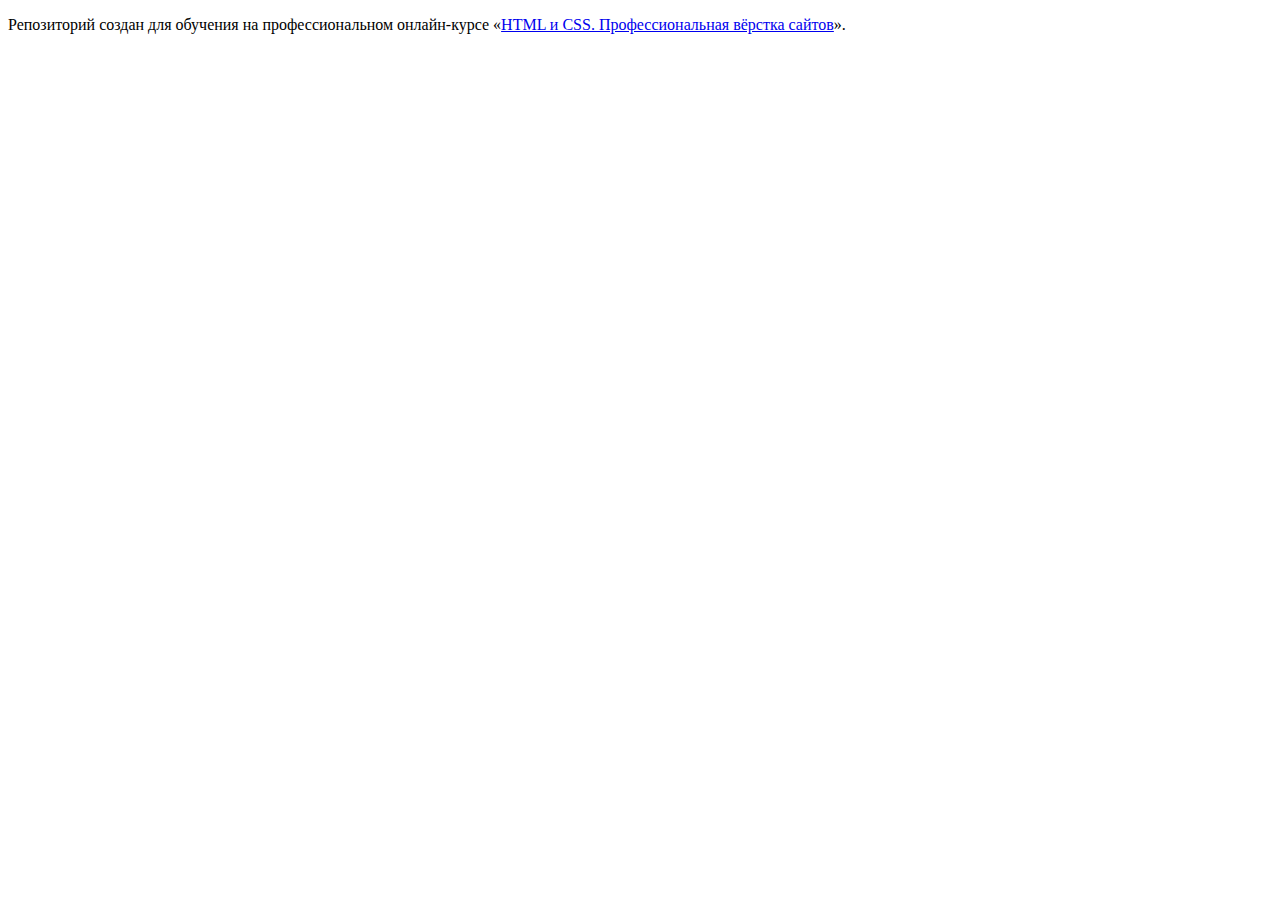
<file: master/index.html>
<!DOCTYPE html>
<html lang="ru">
  <head>
    <meta charset="utf-8">
    <title>HTML Academy: Седона</title>
    <base href="https://htmlacademy-htmlcss.github.io/2216513-sedona-36/master/">
</head>
  <body>

    <p>Репозиторий создан для обучения на профессиональном онлайн‑курсе «<a href="https://htmlacademy.ru/intensive/htmlcss">HTML и CSS. Профессиональная вёрстка сайтов</a>».</p>

  </body>
</html>
</file>
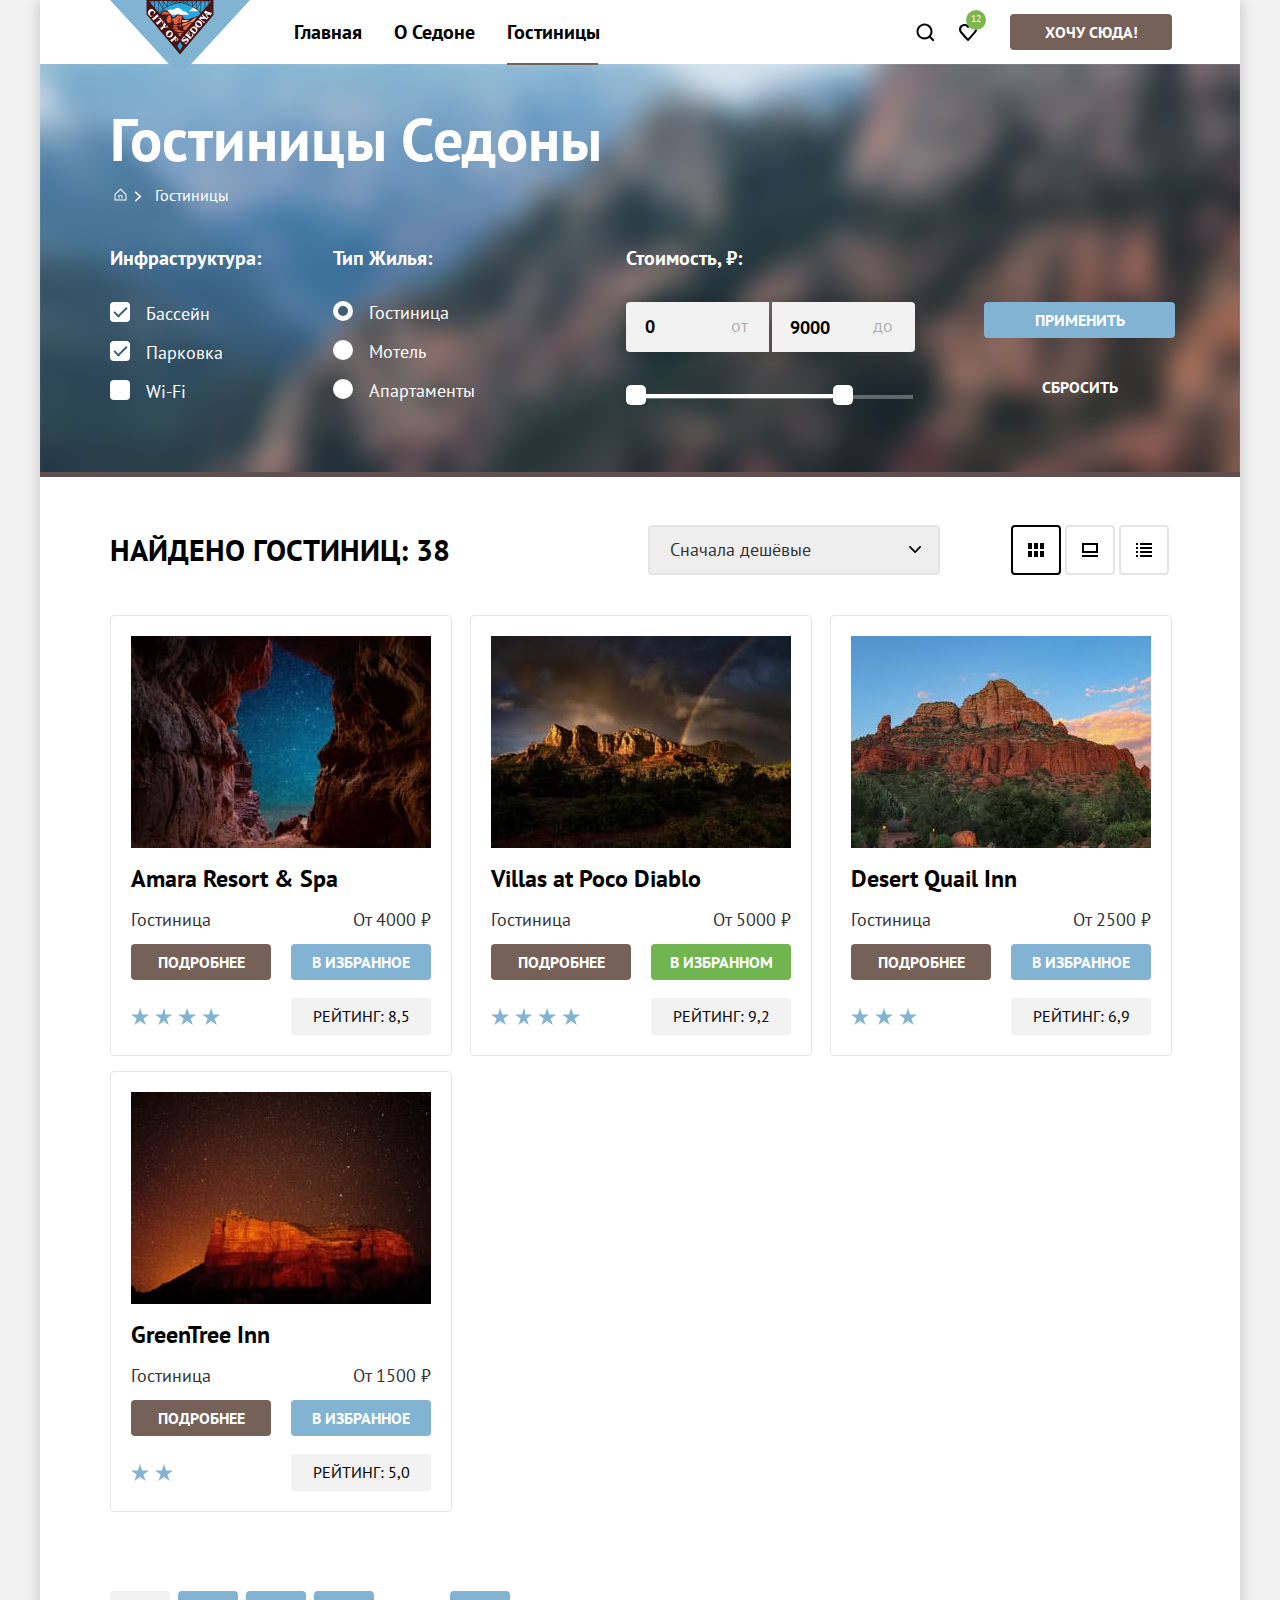
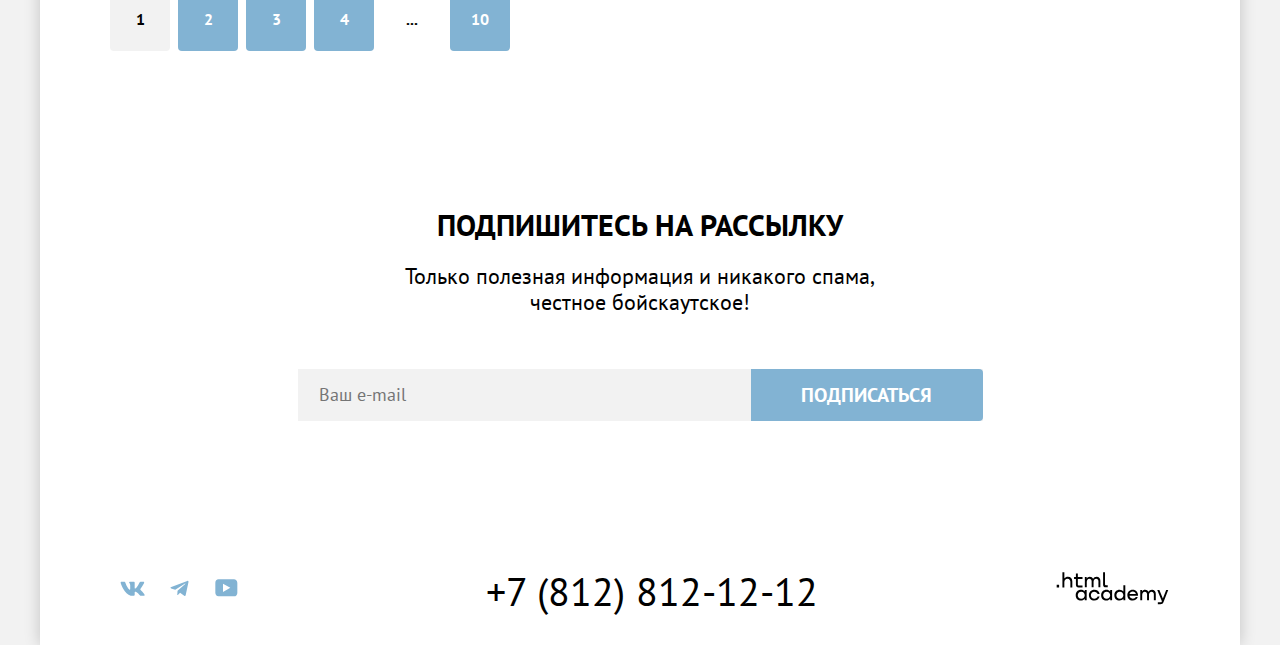
<file: catalog.html>
<!DOCTYPE html>
<html lang="ru">

    <head>
        <meta charset="utf-8">
        <title>HTML Academy: Седона</title>
        <link rel="stylesheet" href="styles/styles.css">
        <link rel="icon" type="image/png"  sizes="32x32"   href="images/favicon.png">
    </head>

    <body>
        <div class="page-container">

            <header  data-test="header">
                <div class="page-header-container">
                    <a class="link-logo" href="index.html">
                        <img  alt="Логотип сайта СЕДОНА." src="images/svg-compact/logo-sedona.svg" width="140"  height="70">
                    </a>
                    <nav class="navigation">
                        <ul class="navigation-list">
                            <li class="navigation-item">
                                <a class="navigation-link" href="index.html">Главная</a>
                            </li>
                            <li class="navigation-item">
                                <a class="navigation-link" href="#">О Седоне</a>
                            </li>
                            <li class="navigation-item navigation-item-current">
                                <a class="navigation-link">Гостиницы</a>
                            </li>
                        </ul>

                        <ul class="navigation-user-list">
                            <li class="navigation-user-item header-icon">
                                <a class="navigation-user-link header-icon" href="#">
                                    <span class="visually-hidden">Поиск</span>
                                    <svg class="navigation-icon" aria-hidden="true" focusable="false" width="19"
                                        height="19" viewBox="0 0 19 19" fill="currentColor"
                                        xmlns="http://www.w3.org/2000/svg">
                                        <path
                                            d="m18.5 17.008-3.7-3.68c1-1.292 1.7-2.983 1.7-4.872C16.5 4.08 12.9.5 8.5.5s-8 3.68-8 8.055c0 4.376 3.6 7.956 8 7.956 1.8 0 3.5-.597 4.9-1.69l3.7 3.679 1.4-1.492Zm-10-2.486c-3.3 0-6-2.685-6-5.967 0-3.282 2.7-5.967 6-5.967s6 2.685 6 5.967c0 3.282-2.7 5.967-6 5.967Z" />
                                    </svg>
                                </a>
                            </li>
                            <li class="navigation-user-item header-icon">
                                <a class="navigation-user-link header-icon" href="#">
                                    <span class="visually-hidden">Избранное</span>
                                    <svg class="navigation-icon" aria-hidden="true" focusable="false" width="18"
                                        height="17" viewBox="0 0 18 17" fill="currentColor"
                                        xmlns="http://www.w3.org/2000/svg">
                                        <path
                                            d="M8.9 17c-.3 0-.6-.1-.8-.4-5.4-6.1-6.7-7.5-7-7.9C.4 7.8 0 6.6 0 5.4 0 2.4 2.4 0 5.5 0 6.8 0 8 .5 9 1.3 10 .5 11.3 0 12.5 0c3 0 5.5 2.4 5.5 5.4 0 1.3-.5 2.5-1.3 3.4l-7 7.9c-.2.2-.4.3-.8.3Zm-6-9.5c.3.4 3.5 4 6.1 6.9l6.2-7c.5-.5.7-1.2.7-2 0-1.8-1.5-3.3-3.3-3.3-1 0-2 .5-2.7 1.3-.3.3-.6.4-.9.4-.3 0-.6-.2-.8-.4-.7-.8-1.7-1.3-2.7-1.3-1.8 0-3.3 1.5-3.3 3.3-.1.9.3 1.6.7 2.1-.1 0-.1 0 0 0Z" />
                                    </svg>
                                    <span class="favourite-number">12</span>
                                </a>
                            </li>
                            <li>
                                <a class="navigation-link-user-button" href="#">Хочу сюда!</a>
                            </li>
                        </ul>
                    </nav>
                </div>
            </header>

            <main class="main-container main-inner" >

                <section class="inner-filter" >
                    <h1 class="inner-header-title">Гостиницы Седоны</h1>
                    <ul class="breadcrumbs-list">
                        <li class="breadcrumbs-item breadcrumbs-icon">
                            <a class="breadcrumbs-link breadcrumbs-icon" href="index.html">
                                <span class="visually-hidden">Главная</span>
                                <svg class="breadcrumbs-icon" aria-hidden="true" focusable="false" width="13"
                                    height="13" viewBox="0 0 13 13" fill="currentColor"
                                    xmlns="http://www.w3.org/2000/svg">
                                    <path d="m6.5.5-6 5.8v6.2h12V6.3L6.5.5Zm5 11h-10V6.7l5-4.8 5 4.8v4.8Z"
                                     fill="#fff" /><path  d="M4.5 10.5h1V8h2v2.5h1V7h-4v3.5Z" />
                                </svg>
                            </a>
                        </li>
                        <li class="breadcrumbs-item">
                            <a class="breadcrumbs-link">Гостиницы</a>
                        </li>
                    </ul>

                    <h2 class="visually-hidden">Список гостиниц с фильтрами</h2>
                    <form class="catalog-filter" action="https://echo.htmlacademy.ru" method="get">

                        <fieldset class="catalog-filter-group-checkbox">
                            <legend class="catalog-filter-title-checkbox">Инфраструктура:</legend>

                            <ul class="catalog-filter-list-checkbox">
                                <li class="catalog-filter-item">
                                    <input class="checkbox-input visually-hidden" id="pool" type="checkbox" name="pool"
                                        checked>
                                    <label class="checkbox-label" for="pool">Бассейн</label>
                                </li>
                                <li class="catalog-filter-item">

                                    <input class="checkbox-input visually-hidden" id="parking" type="checkbox"
                                        name="parking" checked>
                                    <label class="checkbox-label" for="parking">Парковка</label>
                                </li>
                                <li class="catalog-filter-item">

                                    <input class="checkbox-input visually-hidden" type="checkbox" id="wi-fi"
                                        name="wi-fi">
                                    <label class="checkbox-label" for="wi-fi">Wi-Fi</label>
                                </li>
                            </ul>
                        </fieldset>

                        <fieldset class="catalog-filter-group-radio">
                            <legend class="catalog-filter-title-radio">Тип Жилья:</legend>
                            <ul class="catalog-filter-list-radio">
                                <li class="catalog-filter-item">
                                    <input class="radio-input visually-hidden" type="radio"  id="hotel" name="product-group" value="hotel" checked>
                                    <label class="radio-label" for="hotel">Гостиница</label>
                                </li>
                                <li class="catalog-filter-item">
                                    <input class="radio-input visually-hidden" type="radio" id="motel" name="product-group" value="motel">
                                    <label class="radio-label" for="motel"> Мотель</label>
                                </li>
                                <li class="catalog-filter-item">
                                    <input class="radio-input visually-hidden" type="radio" id="apartments" name="product-group" value="apartments">
                                    <label class="radio-label" for="apartments">Апартаменты</label>
                                </li>
                            </ul>
                        </fieldset>

                        <fieldset class="catalog-filter-range">
                            <legend class="catalog-filter-title-range">Стоимость, ₽:</legend>
                            <div class="range-price">
                                <input type="number" class="range-input-min" id="price-min" name="price-min" value="0" required >
                                <label for="price-min" class="price-label range-text-min">от</label>
                                <input type="number" class="range-input-max" id="price-max" name="price-max"
                                    value="9000" required>
                                <label for="price-max" class="price-label range-text-max">до</label>
                            </div>
                            <div class="range-container">
                                <div class="range-scale">
                                    <div class="range">
                                        <button class="range-handle range-handle-min">
                                            <span class="visually-hidden">Установить минимальный порог цены</span>
                                        </button>
                                        <button class="range-handle range-handle-max">
                                            <span class="visually-hidden">Установить максимальный порог цены</span>
                                        </button>
                                    </div>
                                </div>
                            </div>
                        </fieldset>

                        <div class="catalog-filter-button">
                            <button class="button-filter-submit" type="submit">Применить</button>
                            <button class="button-filter-reset" type="reset"> Сбросить </button>
                        </div>
                    </form>
                </section>

                <section class="catalog-select-group" >
                    <div class="catalog-products-group">
                        <div class="sorting-container">
                            <h2 class="select-title">Найдено гостиниц: <span> 38</span></h2>
                            <div class="select">
                                <select class="select-control" aria-label="Сортировка">
                                    <option value="cheap"> Сначала дешёвые</option>
                                    <option value="popular"> Сначала популярные</option>
                                    <option value="expensive">Сначала дорогие</option>
                                </select>

                                <ul class="view-list">
                                    <li class="view-item">
                                        <a href="#" class="view-link view-3-3-cards in-frame">
                                            <span class="visually-hidden">Показать гостиницы по несколько карточек</span>
                                        </a>
                                    </li>
                                    <li class="view-item">
                                        <a class="view-link view-slideshow" href="#">
                                            <span class="visually-hidden">Показать гостиницы по одной карточке</span>
                                        </a>
                                    </li>
                                    <li class="view-item">
                                        <a class="view-link view-listshow" href="#">
                                            <span class="visually-hidden">Показать гостиницы списком карточек</span>
                                        </a>
                                    </li>
                                </ul>
                            </div>
                        </div>

                        <div class="catalog-hotels">
                            <ul class="hotel-list">
                                <li class="hotel-card">
                                    <a class="hotel-card-link" href="#">
                                        <img class="hotel-card-image" src="images/jpg-compact/hotel-1.jpg" width="300"
                                            height="212" alt="Вид с отеля Amara Resort & Spa.">
                                        <h3 class="hotel-card-title">Amara Resort & Spa</h3>
                                    </a>
                                    <div class="flex-wrapper-1">
                                        <p class="hotel-card-subtitle">Гостиница</p>
                                        <p class="hotel-card-price">От 4000 ₽ </p>
                                    </div>
                                    <div class="flex-wrapper-2">
                                        <button class="button-about">Подробнее</button>
                                        <button class="button-favourites">B избранное</button>
                                    </div>
                                    <div class="flex-wrapper-3">
                                        <span class="visually-hidden">Статус: четыре звезды</span>
                                        <span class="stars stars-four"></span>
                                        <span class="hotel-card-raiting">Рейтинг: 8,5</span>
                                    </div>
                                </li>
                                <li class="hotel-card">
                                    <a class="hotel-card-link" href="#">
                                        <img class="hotel-card-image" src="images/jpg-compact/hotel-2.jpg" width="300"
                                            height="212" alt="Вид с отеля Villas at Poco Diablo.">
                                        <h3 class="hotel-card-title">Villas at Poco Diablo</h3>
                                    </a>
                                    <div class="flex-wrapper-1">
                                        <p class="hotel-card-subtitle">Гостиница</p>
                                        <p class="hotel-card-price">От 5000 ₽ </p>
                                    </div>
                                    <div class="flex-wrapper-2">
                                        <button class="button-about">Подробнее</button>
                                        <button class="button-favourites-add">B избранном</button>
                                    </div>
                                    <div class="flex-wrapper-3">
                                        <span class="visually-hidden">Статус: четыре звезды</span>
                                        <span class="stars stars-four"></span>
                                        <span class="hotel-card-raiting">Рейтинг: 9,2</span>
                                    </div>
                                </li>
                                <li class="hotel-card">
                                    <a class="hotel-card-link" href="#">
                                        <img class="hotel-card-image" src="images/jpg-compact/hotel-3.jpg" width="300"
                                            height="212" alt="Вид с отеля Desert Quail Inn.">
                                        <h3 class="hotel-card-title">Desert Quail Inn</h3>
                                    </a>
                                    <div class="flex-wrapper-1">
                                        <p class="hotel-card-subtitle">Гостиница</p>
                                        <p class="hotel-card-price">От 2500 ₽ </p>
                                    </div>
                                    <div class="flex-wrapper-2">
                                        <button class="button-about">Подробнее</button>
                                        <button class="button-favourites">B избранное</button>
                                    </div>
                                    <div class="flex-wrapper-3">
                                        <span class="visually-hidden">Статус: три звезды</span>
                                        <span class="stars stars-three"></span>
                                        <span class="hotel-card-raiting">Рейтинг: 6,9</span>
                                    </div>
                                </li>
                                <li class="hotel-card">
                                    <a class="hotel-card-link" href="#">
                                        <img class="hotel-card-image" src="images/jpg-compact/hotel-4.jpg" width="300"
                                            height="212" alt="Вид с отеля GreenTree Inn.">
                                        <h3 class="hotel-card-title">GreenTree Inn</h3>
                                    </a>
                                    <div class="flex-wrapper-1">
                                        <p class="hotel-card-subtitle">Гостиница</p>
                                        <p class="hotel-card-price">От 1500 ₽ </p>
                                    </div>
                                    <div class="flex-wrapper-2">
                                        <button class="button-about">Подробнее</button>
                                        <button class="button-favourites">B избранное</button>
                                    </div>
                                    <div class="flex-wrapper-3">
                                        <span class="visually-hidden">Статус: две звезды</span>
                                        <span class="stars stars-two"></span>
                                        <span class="hotel-card-raiting">Рейтинг: 5,0</span>
                                    </div>
                                </li>
                            </ul>
                        </div>
                        <h2 class="visually-hidden">Перейти к странице списка гостиниц Седоны</h2>

                        <ol class="pagination">
                            <li class="pagination-item">
                                <a class="pagination-link pagination-current">1</a>
                            </li>
                            <li class="pagination-item">
                                <a class="pagination-link" href="#">2</a>
                            </li>
                            <li class="pagination-item">
                                <a class="pagination-link" href="#">3</a>
                            </li>
                            <li class="pagination-item">
                                <a class="pagination-link" href="#">4</a>
                            </li>
                            <li class="pagination-item">
                                <a class="pagination-link pagination-divider" href="#">... </a>
                            </li>
                            <li class="pagination-item">
                                <a class="pagination-link" href="#">10</a>
                                <span class="visually-hidden">Последняя страница</span>
                            </li>
                        </ol>
                    </div>
                </section>

                <section class="subscribe" >
                        <h2 class="subscribe-title">Подпишитесь на рассылку</h2>
                        <h3 class="subscribe-description">Только полезная информация и никакого спама, <br>честное
                            бойскаутское!</h3>
                        <form class="subscribe-user-inner" action="https://echo.htmlacademy.ru" method="get">
                            <label class="visually-hidden" for="user-email">Ваш e-mail</label>
                            <input class="subscribe-field" type="email" name="user-email" id="user-email" placeholder="Ваш е-mail" required>
                            <button class="subscribe-button" type="submit">Подписаться</button>
                        </form>
                </section>
            </main>

            <footer class="page-footer" >
                <div class="page-footer-container">
                    <section class="footer-social">
                        <h2 class="visually-hidden"> Мы в социальных сетях</h2>
                        <ul class="footer-social-list">
                            <li class="footer-social-item footer-social-icon">
                                <a class="footer-social-link footer-social-icon" href="https://vk.com/htmlacademy">
                                    <svg class="footer-social-icon" aria-hidden="true" focusable="false" width="25"
                                        height="15" viewBox="0 0 25 15" fill="currentColor" xmlns="http://www.w3.org/2000/svg">
                                        <path d="M24.116 1.804c.166-.546 0-.948-.795-.948h-2.625c-.668 0-.976.347-1.143.73 0 0-1.335 3.196-3.226 5.272-.612.602-.89.793-1.224.793-.167 0-.418-.19-.418-.738V1.804c0-.656-.184-.948-.74-.948H9.817c-.417 0-.668.304-.668.593 0 .621.946.765 1.043 2.513V7.76c0 .833-.153.984-.487.984-.89 0-3.055-3.21-4.34-6.885-.249-.715-.5-1.003-1.172-1.003H1.566c-.75 0-.9.347-.9.73 0 .682.89 4.07 4.145 8.551 2.17 3.06 5.225 4.72 8.008 4.72 1.67 0 1.875-.369 1.875-1.004V11.54c0-.737.158-.884.687-.884.39 0 1.057.192 2.615 1.667 1.78 1.75 2.073 2.533 3.075 2.533h2.625c.75 0 1.126-.368.91-1.096-.238-.724-1.088-1.775-2.215-3.022-.612-.71-1.53-1.475-1.809-1.858-.389-.49-.278-.71 0-1.147 0 0 3.2-4.426 3.533-5.929h.001Z" />
                                    </svg>
                                    <span class="visually-hidden">ВКонтакте</span></a>
                            </li>
                            <li class="footer-social-item footer-social-icon">
                                <a class="footer-social-link footer-social-icon" href="https://t.me/htmlacademy">
                                    <svg class="footer-social-icon" aria-hidden="true" focusable="false" width="18"
                                        height="16" viewBox="0 0 18 16" fill="currentColor" xmlns="http://www.w3.org/2000/svg">
                                        <path d="M16.785.956.84 7.104C-.248 7.541-.24 8.148.64 8.42l4.094 1.277 9.472-5.976c.448-.272.857-.126.52.173l-7.673 6.925H7.05l.002.001-.283 4.22c.414 0 .597-.19.829-.414l1.988-1.934 4.136 3.055c.762.42 1.31.205 1.5-.706l2.715-12.795c.278-1.114-.425-1.618-1.153-1.29Z" />
                                    </svg>
                                    <span class="visually-hidden">Телеграм</span></a>
                            </li>
                            <li class="footer-social-item footer-social-icon">
                                <a class="footer-social-link footer-social-icon" href="https://www.youtube.com/htmlacademyru">
                                    <svg class="footer-social-icon" aria-hidden="true" focusable="false" width="23"
                                        height="18" viewBox="0 0 23 18" fill="currentColor" xmlns="http://www.w3.org/2000/svg">
                                        <path d="M18.94.356H3.507C1.647.356.333 1.95.333 3.756V13.85c0 1.913 1.314 3.506 3.174 3.506H19.16c1.642 0 3.174-1.593 3.174-3.4v-10.2c-.219-1.806-1.532-3.4-3.393-3.4ZM7.995 12.894V4.819l7.333 4.037-7.333 4.038Z" />
                                    </svg>
                                    <span class="visually-hidden">Youtube</span></a>
                            </li>
                        </ul>
                    </section>

                    <section class="footer-contact-phone">
                        <h2 class="visually-hidden">Наш телефон </h2>
                        <a class="footer-link-phone" href="tel:+78128121212">+7 (812) 812-12-12</a>
                    </section>

                    <section class="footer-contact-htmlacademy">
                        <h2 class="visually-hidden"> Разработчики сайта</h2>
                        <a class="footer-link-htmlacademy" href="https://htmlacademy.ru/">
                            <svg class="footer-link-htmlacademy" aria-hidden="true" focusable="false" width="115"
                                height="34" viewBox="0 0 115 34" fill="currentColor" xmlns="http://www.w3.org/2000/svg">
                                <path d="M0 13.256v2.6h2.5v-2.6H0ZM11.6 4.856c-1.6 0-2.8.7-3.6 1.7h-.1v-6.2h-2v15.5h2v-5.3c0-2.1 1.3-3.6 3.3-3.6 1.8 0 2.9 1.4 2.9 3.2v5.7h2v-6.1c.1-3-1.8-4.9-4.5-4.9ZM26.6 5.156h-4.8v-3.7h-2v3.8h-1.9v2h1.9v6c0 1.7 1 2.7 2.7 2.7h4.1v-2h-3.7c-.7 0-1.1-.4-1.1-1.1v-5.7h4.8v-2ZM41.1 4.956c-1.6 0-2.9.8-3.5 2.1h-.1c-.6-1.2-1.8-2.1-3.4-2.1-1.4 0-2.5.8-3.1 1.8h-.1v-1.6H29v10.6h2v-5.4c0-2 1-3.5 2.6-3.5 1.5 0 2.4 1 2.4 2.6v6.3h2v-5.6c0-2.4 1.4-3.3 2.6-3.3 1.5 0 2.4 1 2.4 2.6v6.3h2v-6.5c.1-2.5-1.4-4.3-3.9-4.3ZM47.8 13.056c0 1.7 1 2.7 2.8 2.7h2v-2h-1.7c-.7 0-1.1-.4-1.1-1.1V.356h-2v12.7ZM28.9 20.056c-.9-1.1-2.2-1.8-3.9-1.8-3.1 0-5.4 2.3-5.4 5.6s2.3 5.6 5.4 5.6c1.8 0 3-.8 3.8-1.9h.1v1.6h2v-10.6h-2v1.5Zm-3.6 7.4c-2.2 0-3.6-1.6-3.6-3.6s1.4-3.6 3.6-3.6 3.6 1.6 3.6 3.6c0 1.9-1.4 3.6-3.6 3.6ZM44.2 22.356c-.5-2.4-2.6-4.1-5.4-4.1-3.4 0-5.6 2.5-5.6 5.6 0 3.1 2.2 5.6 5.6 5.6 2.8 0 4.9-1.8 5.4-4.2h-2.1c-.4 1.3-1.7 2.3-3.3 2.3-2.2 0-3.6-1.6-3.6-3.6s1.4-3.6 3.6-3.6c1.6 0 2.8 1 3.3 2.2h2.1v-.2ZM55.1 20.056c-.9-1.1-2.2-1.8-3.9-1.8-3.1 0-5.4 2.3-5.4 5.6s2.3 5.6 5.4 5.6c1.8 0 3-.8 3.8-1.9h.1v1.6h2v-10.6h-2v1.5Zm-3.6 7.4c-2.2 0-3.6-1.6-3.6-3.6s1.4-3.6 3.6-3.6 3.6 1.6 3.6 3.6c0 1.9-1.5 3.6-3.6 3.6ZM68.7 20.156c-.9-1.1-2.2-1.9-3.9-1.9-3.1 0-5.4 2.3-5.4 5.6s2.2 5.6 5.4 5.6c1.7 0 3-.8 3.8-1.8h.1v1.5h2v-15.4h-2v6.4Zm-3.6 7.3c-2.2 0-3.6-1.6-3.6-3.6s1.4-3.6 3.6-3.6 3.6 1.6 3.6 3.6c-.1 2-1.5 3.6-3.6 3.6ZM78.3 18.256c-3.3 0-5.5 2.5-5.5 5.6 0 3 2.1 5.6 5.5 5.6 2.5 0 4.5-1.3 5.2-3.6h-2.1c-.5 1-1.6 1.6-3 1.6-1.9 0-3.3-1.3-3.4-2.9h8.8c.2-3.6-2-6.3-5.5-6.3Zm0 1.9c1.7 0 3 1 3.3 2.6h-6.5c.3-1.5 1.5-2.6 3.2-2.6ZM98.2 18.256c-1.6 0-2.9.8-3.6 2h-.1c-.6-1.2-1.8-2-3.4-2-1.4 0-2.5.7-3.1 1.8v-1.5h-1.9v10.6h2v-5.4c0-2 1-3.4 2.6-3.5 1.5 0 2.4 1 2.4 2.6v6.3h2v-5.6c0-2.4 1.4-3.3 2.6-3.3 1.5 0 2.4 1 2.4 2.6v6.3h2v-6.5c.1-2.6-1.4-4.4-3.9-4.4ZM109.4 27.356l-3.6-8.9h-2.2l4.8 11.6c-.3.9-.7 1.2-1.7 1.2h-2.5v2h2.5c1.8 0 2.8-.8 3.5-2.6l4.7-12.2h-2.1l-3.4 8.9Z" />
                            </svg></a>
                    </section>
                </div>
            </footer>

        </div>
    </body>

</html>
</file>
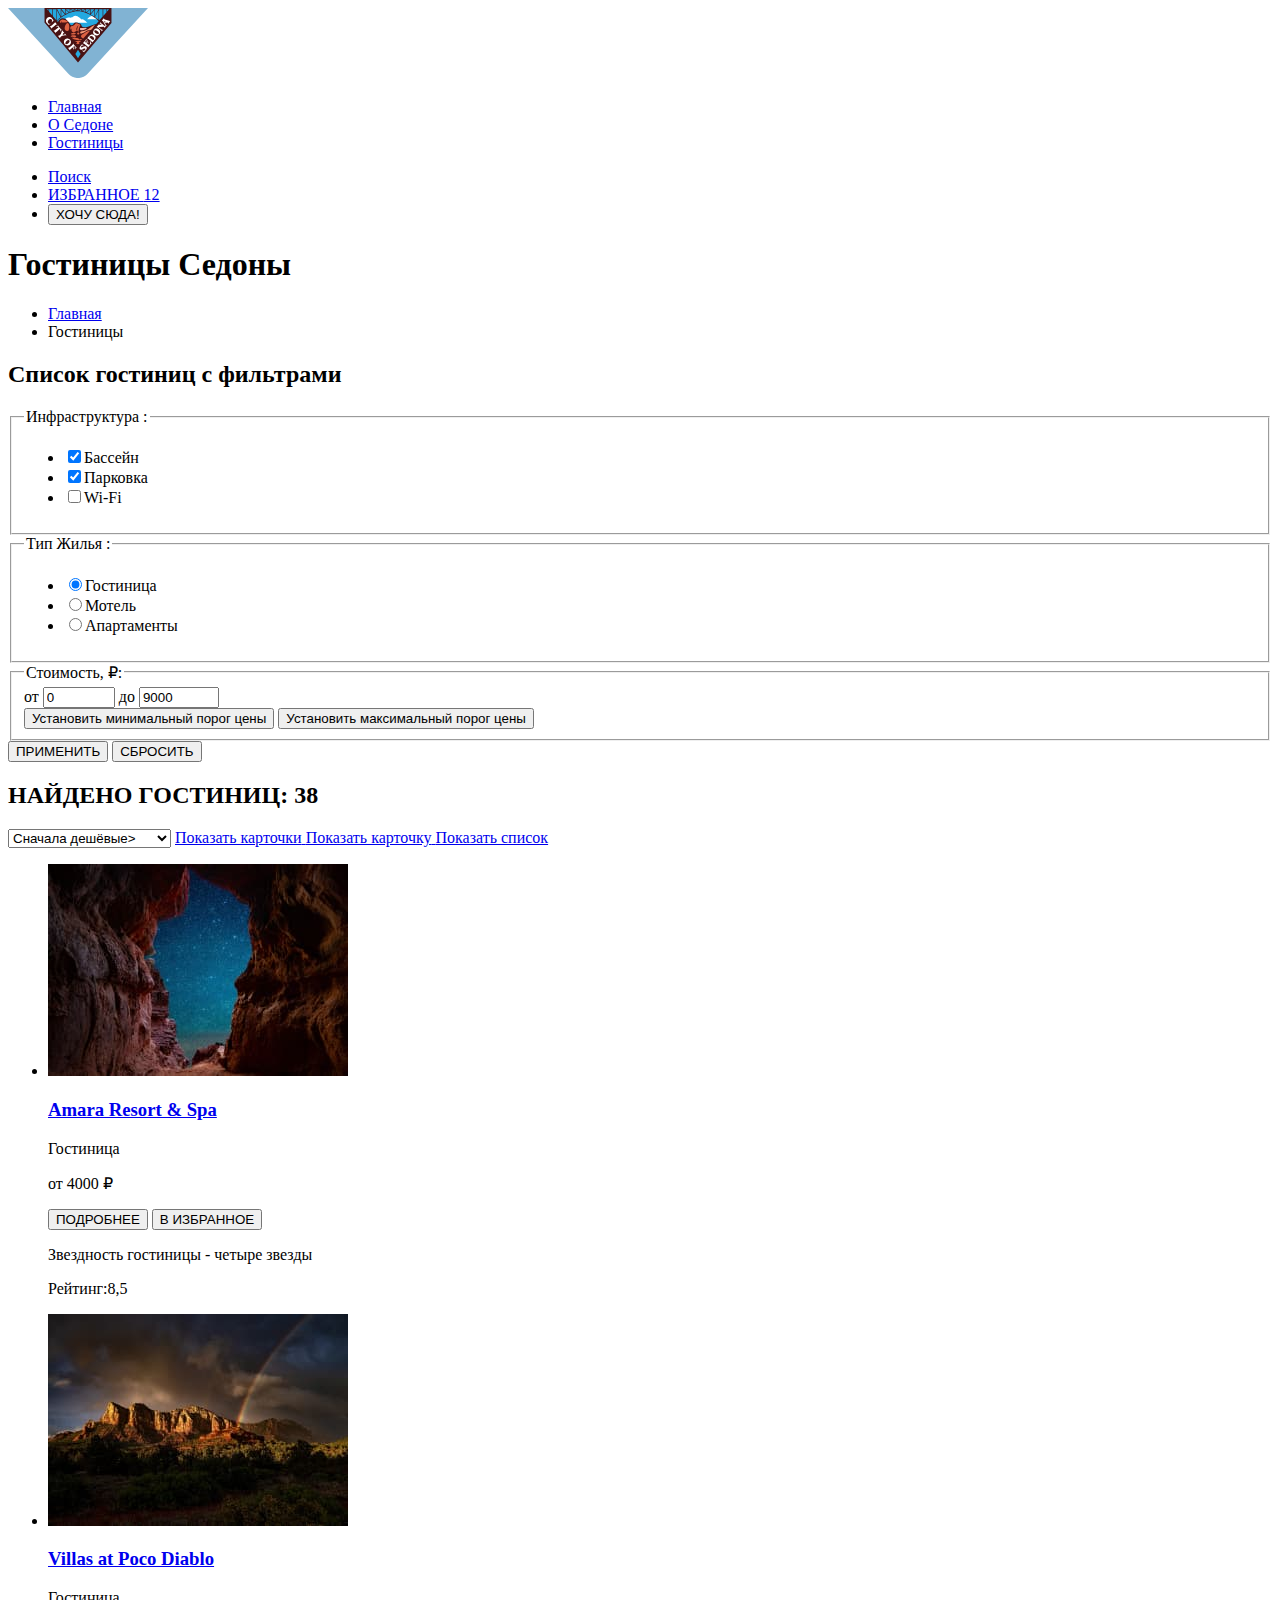
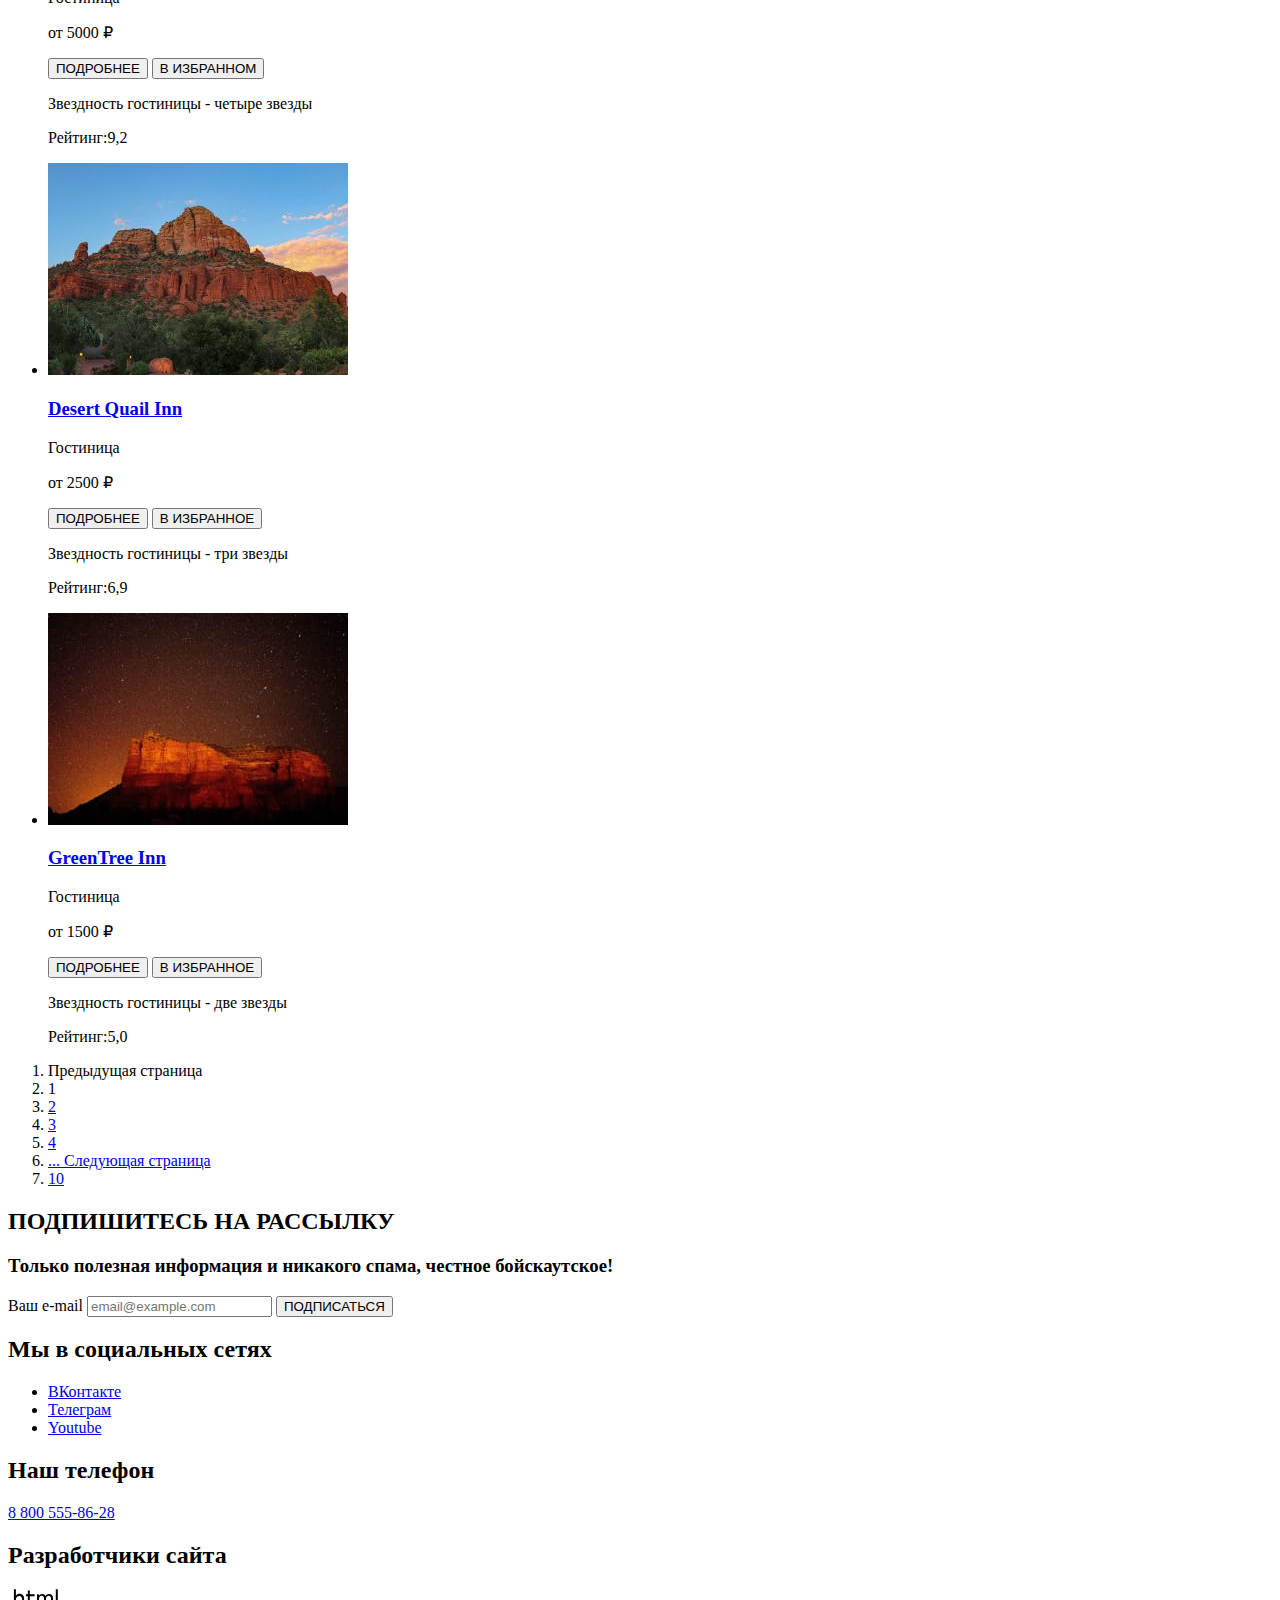
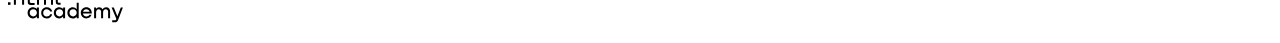
<file: 3/catalog.html>
<!DOCTYPE html>
<html lang="ru">

    <head>
        <meta charset="utf-8">
        <title>HTML Academy: Седона</title>
      <base href="https://htmlacademy-htmlcss.github.io/2216513-sedona-36/3/">
</head>

    <body>

        <header class="page-header">
            <a class="page-header-logo" href="index.html">
                <img class="page-header-logo" alt="Логотип сайта СЕДОНА." src="images/logo-sedona.svg" width="140" height="70">
            </a>

            <nav class="navigation">
                <ul class="navigation-list">
                    <li class="navigation-item">
                        <a class="navigation-link" href="index.html">
                            Главная
                        </a>
                    </li>
                    <li class="navigation-item">
                        <a class="navigation-link" href="#">
                            О Седоне
                        </a>
                    </li>
                    <li class="navigation-item">
                        <a class="navigation-link navigation-link-current" href="#">
                            Гостиницы
                        </a>
                    </li>
                </ul>
                <ul class="navigation-list navigation-user">
                    <li class="navigation-item">
                        <a class="navigation-link" href="#">
                            <span class="visually-hidden">
                                Поиск
                            </span>
                        </a>
                    </li>
                    <li class="navigation-item">
                        <a class="navigation-link" href="#">
                            <span class="visually-hidden">
                                ИЗБРАННОЕ
                            </span>
                            <span class="favourite-number">12</span>
                            <!--вывод числа гостиниц в ИЗБРАННОМ 12-->
                        </a>
                    </li>
                    <li class="navigation-item">
                        <a class="navigation-link" href="#">
                            <button class="button header-button" type="button"> ХОЧУ СЮДА!</button>
                        </a>
                    </li>
                </ul>
            </nav>
        </header>

        <main class="main-inner">
        <!--<img class="main-inner" src="img/catalog-background-1.jpg" alt="" width="920" height="378">-->
            <header class="inner-header">
                <h1 class="inner-header-title">Гостиницы Седоны</h1>
                <ul class="breadcrumbs">
                    <li class="breadcrumbs-item">
                        <a class="breadcrumbs-link" href="index.html">
                            <span class="visually-hidden">Главная</span>
                        <!--<img src="images/svg-files/icon-home" alt="" width="13" height="15">-->
                        </a>
                    </li>
                    <li class="breadcrumbs-item">
                        <a class="breadcrumbs-link">Гостиницы</a>
                    <!--<img src="images/svg-files/breadcrumbs-item.svg" alt="" width="73" height="21">-->
                    </li>
                </ul>
            </header>

            <section class="catalog-filter">
                <h2 class="visually-hidden">Список гостиниц с фильтрами</h2>
                <form class="catalog-filter" action="https://echo.htmlacademy.ru" method="get">
                    <fieldset class="catalog-filter-group">
                        <legend class="catalog-filter-title">Инфраструктура :</legend>
                        <ul class="catalog-filter-list">
                            <li class="catalog-filter-item">
                                <label class="control">
                                    <input class="control-input" type="checkbox" name="pool" checked>Бассейн
                                </label>
                            </li>
                            <li class="catalog-filter-item">
                                <label class="control">
                                    <input class="control-input" type="checkbox" name="parking" checked>Парковка
                                </label>
                            </li>
                            <li class="catalog-filter-item">
                                <label class="control">
                                    <input class="control-input" type="checkbox" name="wi-fi">Wi-Fi
                                </label>
                            </li>
                        </ul>
                    </fieldset>

                    <fieldset class="catalog-filter-group">
                        <legend class="catalog-filter-title">Тип Жилья :</legend>
                        <ul class="catalog-filter-list">
                            <li class="catalog-filter-item">
                                <label class="control">
                                    <input class="control-input" type="radio" name="product-group" value="hotel"
                                        checked>Гостиница
                                </label>
                            </li>
                            <li class="catalog-filter-item">
                                <label class="control">
                                    <input class="control-input" type="radio" name="product-group" value="motel">Мотель
                                </label>
                            </li>
                            <li class="catalog-filter-item">
                                <label class="control">
                                    <input class="control-input" type="radio" name="product-group"
                                        value="apartments">Апартаменты
                                </label>
                            </li>
                        </ul>
                    </fieldset>

                    <!--  Стоимость, Р:  0 от  9000 до   с ползунком -->
                    <fieldset class="catalog-filter-group">
                        <legend class="catalog-filter-title">Стоимость, ₽:</legend>
                        <label for="price-min" class="price-min-label">от</label>
                        <input type="number" class="price-min-input" id="price-min" name="price-min"  value="0"     min="0"    max="5000"  step="100">
                        <label for="price-max" class="price-max-label">до</label>
                        <input type="number" class="price-max-input" id="price-max" name="price-max"  value="9000"  min="5000" max="10000" step="100">
                        <div class="range-container">
                          <div class="range-scale">
                            <div class="range"></div>
                            <button class="range-handle range-handle-min">
                              <span class="visually-hidden">Установить минимальный порог цены</span>
                            </button>
                            <button class="range-handle range-handle-max">
                              <span class="visually-hidden">Установить максимальный порог цены</span>
                            </button>
                          </div>
                        </div>
                      </fieldset>

                    <button class="button catalog-button" type="submit">ПРИМЕНИТЬ</button>
                    <button class="button catalog-button" type="reset">СБРОСИТЬ </button>
                </form>
            </section>

            <section class="catalog-select-group">
                <h2 class="catalog-select-title">НАЙДЕНО ГОСТИНИЦ: <span> 38</span></h2>
                <!--                         вывод числа гостинец  38     -->

                <!-- фильтр сортировки карточек гостиниц   -->
                <select class="select-control" aria-label="Сортировка">
                    <option value="cheap"> Сначала дешёвые></option>
                    <option value="popular"> Сначала популярные></option>
                    <option value="expensive">Сначала дорогие></option>
                </select>

                <a href="#" class="button button-select-in-frame">
                    <span class="visually-hidden">Показать карточки</span>
                   <!--<img src="images/svg-files/view-icon-3-3-cards.svg" alt="" width="16" height="14">-->
                </a>
                <a class="button button-select" href="#">
                    <span class="visually-hidden">Показать карточку</span>
                    <!--<img src="images/svg-files/view-icon-slideshow.svg" alt="" width="20" height="20">-->
                </a>
                <a class="button button-select" href="#">
                    <span class="visually-hidden">Показать список</span>
                    <!--<img src="images/svg-files/view-icon-list.svg" alt="" width="20" height="20">-->
                </a>

                <!--                 href="product.html"  показать карточки -->
                <ul class="product-list">
                    <li class="product-card">
                        <a class="product-card-link" href="#">
                            <img class="product-card-image" src="images/hotel-1.jpg" width="300" height="212"
                                alt="вид отеля с карточки">
                            <h3 class="product-card-title">Amara Resort & Spa</h3>
                        </a>
                        <p class="product-card-subtitle">Гостиница</p>
                        <p class="product-card-price">от 4000 ₽ </p>
                        <a href="#"><button class="product-card-button button-1">ПОДРОБНЕЕ  </button></a>
                        <a href="#"><button class="product-card-button button-2">В ИЗБРАННОЕ</button></a>
                        <p class="product-card-stars stars-four">
                           <span class="visually-hidden">Звездность гостиницы - четыре звезды</span>
                        </p>
                        <p class="product-card-raiting">Рейтинг:8,5</p>
                    </li>
                    <li class="product-card">
                        <a class="product-card-link" href="#">
                            <img class="product-card-image" src="images/hotel-2.jpg" width="300" height="212"
                                alt="вид отеля с карточки">
                            <h3 class="product-card-title">Villas at Poco Diablo</h3>
                        </a>
                        <p class="product-card-subtitle">Гостиница</p>
                        <p class="product-card-price">от 5000 ₽</p>
                        <a href="#"><button class="product-card-button button-1">ПОДРОБНЕЕ  </button></a>
                        <a href="#"><button class="product-card-button button-3">В ИЗБРАННОМ</button></a>
                        <p class="product-card-stars stars-four">
                           <span class="visually-hidden">Звездность гостиницы - четыре звезды</span>
                        </p>
                        <p class="product-card-raiting">Рейтинг:9,2</p>
                    </li>
                    <li class="product-card">
                        <a class="product-card-link" href="#">
                            <img class="product-card-image" src="images/hotel-3.jpg" width="300" height="212"
                                alt="вид отеля с карточки">
                            <h3 class="product-card-title">Desert Quail Inn</h3>
                        </a>
                        <p class="product-card-subtitle">Гостиница</p>
                        <p class="product-card-price">от 2500 ₽</p>
                        <a href="#"><button class="product-card-button button-1">ПОДРОБНЕЕ  </button></a>
                        <a href="#"><button class="product-card-button button-2">В ИЗБРАННОЕ</button></a>
                        <p class="product-card-stars stars-three">
                           <span class="visually-hidden">Звездность гостиницы - три звезды</span>
                        </p>
                        <p class="product-card-raiting">Рейтинг:6,9</p>
                    </li>
                    <li class="product-card">
                        <a class="product-card-link" href="#">
                            <img class="product-card-image" src="images/hotel-4.jpg" width="300" height="212"
                                alt="вид отеля с карточки">
                            <h3 class="product-card-title">GreenTree Inn</h3>
                        </a>
                        <p class="product-card-subtitle">Гостиница</p>
                        <p class="product-card-price">от 1500 ₽</p>
                        <a href="#"><button class="product-card-button button-1">ПОДРОБНЕЕ  </button></a>
                        <a href="#"><button class="product-card-button button-2">В ИЗБРАННОЕ</button></a>
                        <p class="product-card-stars stars-two">
                           <span class="visually-hidden">Звездность гостиницы - две звезды</span>
                        </p>
                        <p class="product-card-raiting">Рейтинг:5,0</p>
                    </li>
                </ul>

                <!--   прокрутка страниц карточек-->
                <ol class="pagination">
                    <li class="pagination-item">
                        <a class="pagination-link pagination-prev pagination-disabled">
                            <span class="visually-hidden">Предыдущая страница</span>
                        </a>
                    </li>
                    <li class="pagination-item">
                        <a class="pagination-link pagination-current">1</a>
                    </li>
                    <li class="pagination-item">
                        <a class="pagination-link" href="#">2</a>
                    </li>
                    <li class="pagination-item">
                        <a class="pagination-link" href="#">3</a>
                    </li>
                    <li class="pagination-item">
                        <a class="pagination-link" href="#">4</a>
                    </li>
                    <li class="pagination-item">
                        <a class="pagination-link pagination-next" href="#">...
                            <span class="visually-hidden">Следующая страница</span>
                        </a>
                    </li>
                    <li class="pagination-item">
                        <a class="pagination-link" href="#">10</a>
                    </li>
                </ol>
                <!--<button class="button pagination-show-more" type="button">Показать ещё</button>-->
            </section>

            <section class="subscribe">
                <h2 class="subscribe-title">ПОДПИШИТЕСЬ НА РАССЫЛКУ</h2>
                <h3 class="subscribe-subtitle">Только полезная информация и никакого спама, честное бойскаутское!</h3>
                <form class="subscribe-form" action="https://echo.htmlacademy.ru/" metod="post">
                    <label for="subscribe-email">Ваш е-mail</label>
                    <input class="field" placeholder="email@example.com" type="email" name="subscribe-email"
                        id="subscribe-email" required>
                    <button class="button subscribe-button" type="submit">
                        <span class="button">ПОДПИСАТЬСЯ</span>
                    </button>
                </form>
            </section>
        </main>

        <footer class="page-footer">
            <section class="footer-social">
                <h2 class="visually-hidden"> Мы в социальных сетях</h2>
                <ul class="footer-social">
                    <li class="footer-social-item">
                        <a class="button footer-button-VK" href="https:/vk.com/htmlacademy">
                            <span class="visually-hidden">ВКонтакте</span>
                        </a>
                    </li>
                    <li class="footer-social-item">
                        <a class="button footer-button-T" href="https:/t.me/htmlacademy">
                            <span class="visually-hidden">Телеграм</span>
                        </a>
                    </li>
                    <li class="footer-social-item">
                        <a class="button footer-button-Youtube" href="https:/www.youtube.com/htmlacademyru">
                            <span class="visually-hidden">Youtube</span>
                        </a>
                    </li>
                </ul>
            </section>
            <section>
                <h2 class="footer-contacts-phone">Наш телефон </h2>
                <adress class="footer-contacts-address">
                    <a class="footer-contacts-address-phone" href="tel:88005558628">8 800 555-86-28</a>
                </adress>
            </section>
            <section>
                <h2 class="visually-hidden"> Разработчики сайта</h2>
                <p class="about-text"><a class="htmlacademy-link" href="https://htmlacademy.ru/">
                        <img src="images/svg-files/logo-html-academy.svg" alt=". html academy" width="115"
                            height="34"></a>
                </p>
            </section>
        </footer>
    </body>

</html>
</file>
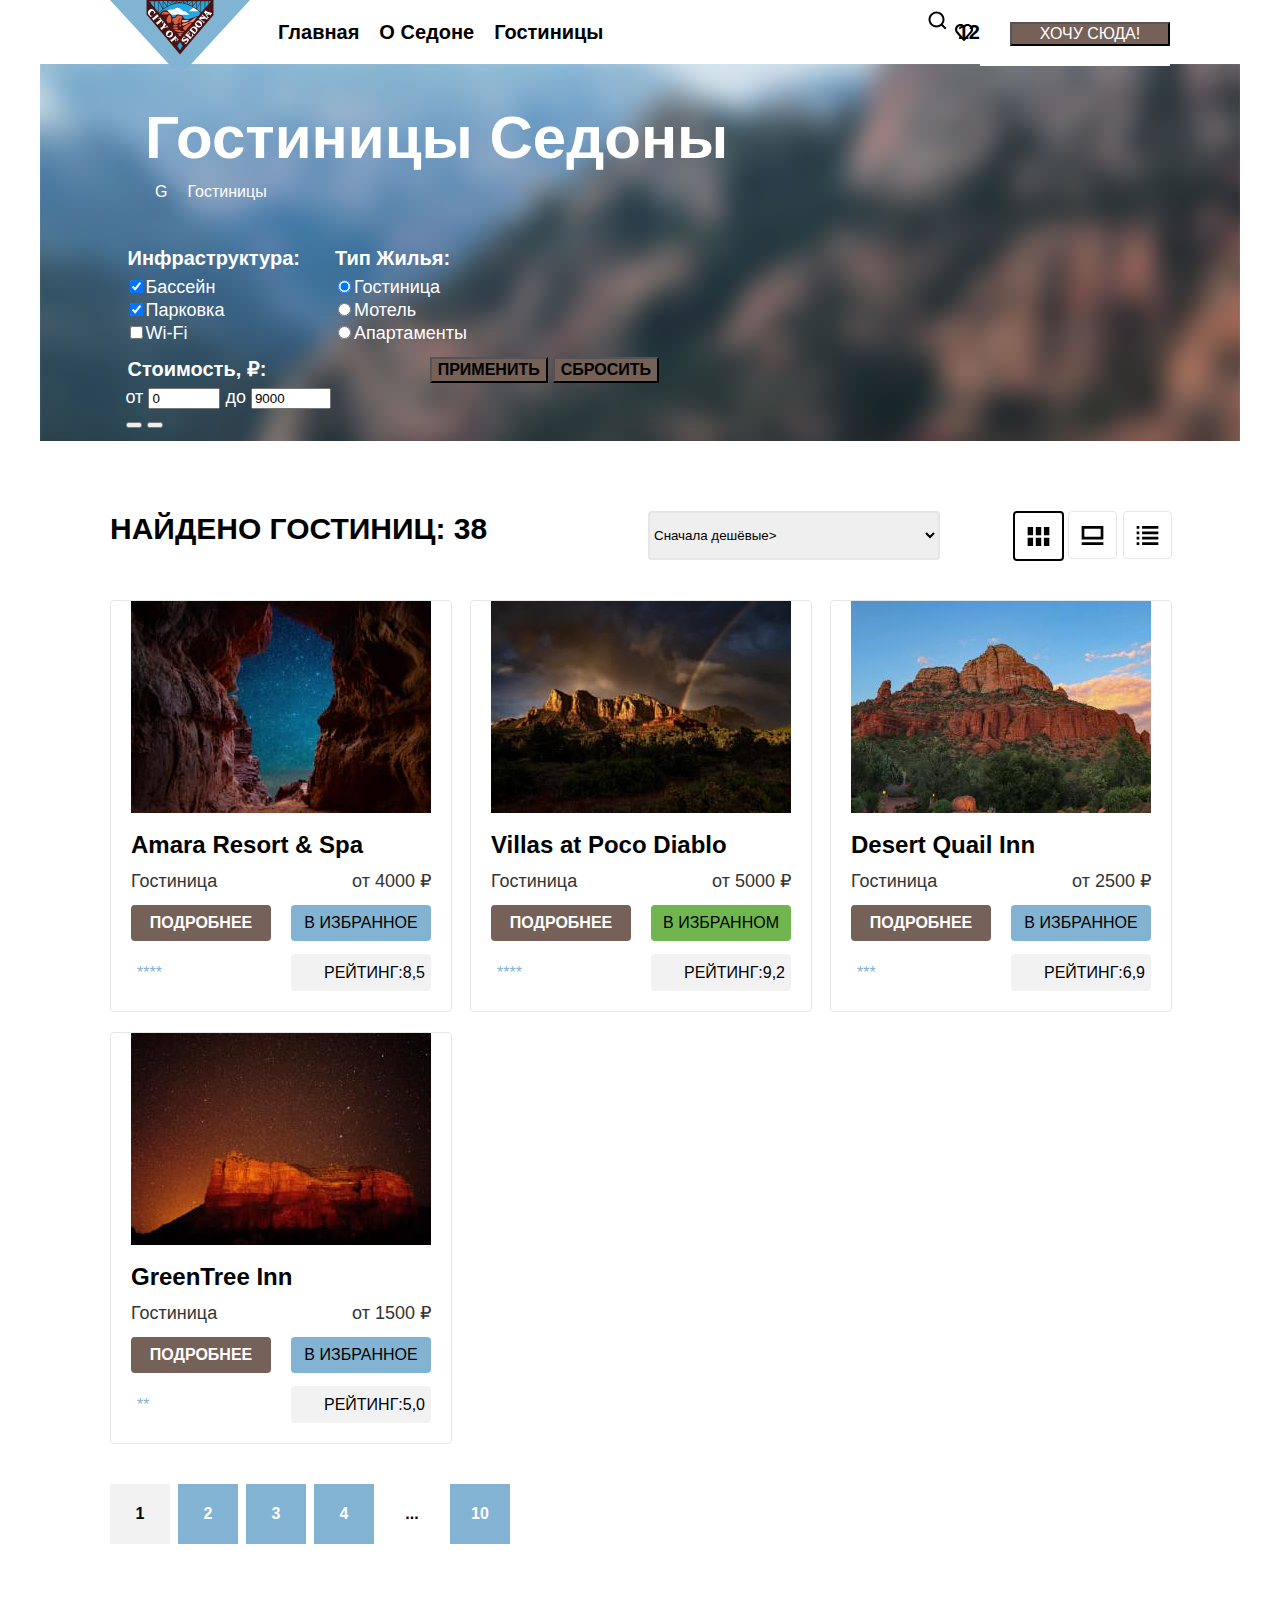
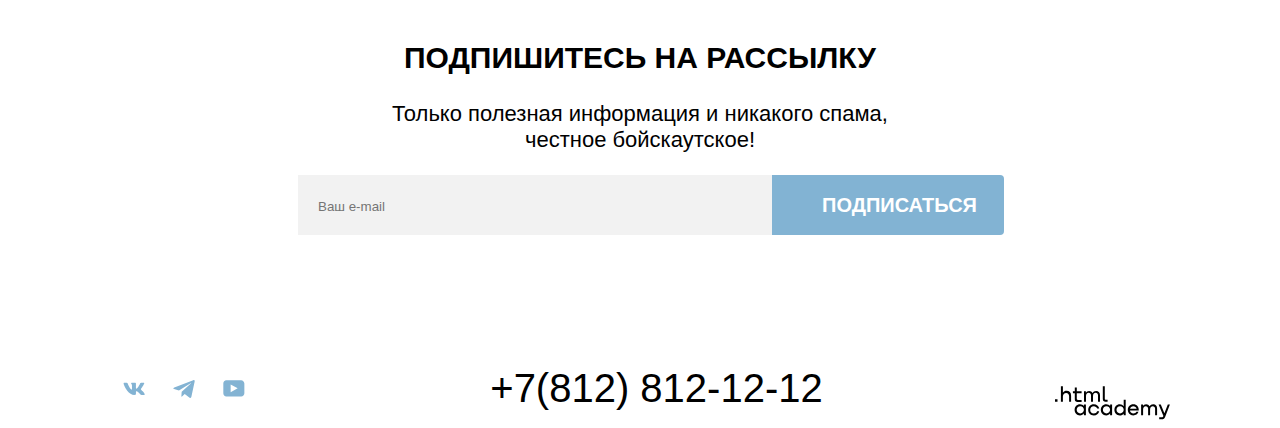
<file: 6/catalog.html>
<!DOCTYPE html>
<html lang="ru">

    <head>
        <meta charset="utf-8">
        <title>HTML Academy: Седона</title>
        <link rel="stylesheet" href="styles/styles.css">
      <base href="https://htmlacademy-htmlcss.github.io/2216513-sedona-36/6/">
</head>

    <body>
        <div class="page-container">

            <header class="page-header" data-test="header">

                <div class="page-header-container">
                    <div class="navigation-logo">
                        <a class="logo" href="index.html">
                            <img class="page-header-logo" alt="Логотип сайта СЕДОНА."
                                src="images/svg-compact/logo-sedona.svg" width="140" height="70">
                        </a>
                    </div>

                    <nav class="navigation">
                        <ul class="navigation-list">

                            <li class="navigation-item">
                                <a class="navigation-link" href="index.html" style="padding-left: 0;">
                                    Главная
                                </a>
                            </li>
                            <li class="navigation-item">
                                <a class="navigation-link" href="#">
                                    О Седоне
                                </a>
                            </li>
                            <li class="navigation-item">
                                <a class="navigation-link navigation-link-current" href="#">
                                    Гостиницы
                                </a>
                            </li>
                        </ul>

                        <ul class="navigation-list navigation-user">
                            <li class="navigation-item">
                                <a class="navigation-link" href="#">
                                    <svg class="navigation-icon" aria-hidden="true" focusable="false"  width="19" height="19" viewBox="0 0 19 19" fill="currentColor" xmlns="http://www.w3.org/2000/svg"><path d="m18.5 17.008-3.7-3.68c1-1.292 1.7-2.983 1.7-4.872C16.5 4.08 12.9.5 8.5.5s-8 3.68-8 8.055c0 4.376 3.6 7.956 8 7.956 1.8 0 3.5-.597 4.9-1.69l3.7 3.679 1.4-1.492Zm-10-2.486c-3.3 0-6-2.685-6-5.967 0-3.282 2.7-5.967 6-5.967s6 2.685 6 5.967c0 3.282-2.7 5.967-6 5.967Z"/></svg>
                                    <span class="visually-hidden">Поиск</span>
                                </a>
                            </li>
                            <li class="navigation-item">
                                <a class="navigation-link" href="#" style="padding-right: 0;">
                                    <svg class="navigation-icon" aria-hidden="true" focusable="false"  width="18" height="17" viewBox="0 0 18 17" fill="currentColor" xmlns="http://www.w3.org/2000/svg"><path d="M8.9 17c-.3 0-.6-.1-.8-.4-5.4-6.1-6.7-7.5-7-7.9C.4 7.8 0 6.6 0 5.4 0 2.4 2.4 0 5.5 0 6.8 0 8 .5 9 1.3 10 .5 11.3 0 12.5 0c3 0 5.5 2.4 5.5 5.4 0 1.3-.5 2.5-1.3 3.4l-7 7.9c-.2.2-.4.3-.8.3Zm-6-9.5c.3.4 3.5 4 6.1 6.9l6.2-7c.5-.5.7-1.2.7-2 0-1.8-1.5-3.3-3.3-3.3-1 0-2 .5-2.7 1.3-.3.3-.6.4-.9.4-.3 0-.6-.2-.8-.4-.7-.8-1.7-1.3-2.7-1.3-1.8 0-3.3 1.5-3.3 3.3-.1.9.3 1.6.7 2.1-.1 0-.1 0 0 0Z"/></svg>
                                    <span class="visually-hidden">ИЗБРАННОЕ</span>
                                    <span class="favourite-number">12</span>
                                    <!--вывод числа гостиниц в ИЗБРАННОМ 12-->
                                </a>
                            </li>
                            <li class="navigation-item">
                                <a class="navigation-link" href="#" style="padding-right: 0;">
                                    <button class="header-button" type="button"> ХОЧУ СЮДА!</button>
                                </a>
                            </li>
                        </ul>
                    </nav>
                </div>
            </header>

            <main class="main-container main-inner" data-test="main">
                <div class="page-container">

                    <section class="inner-filter" data-test=" filter">
                        <!--<img class="main-inner" src="imager/catalog-background-1.jpg" alt="" width="920" height="378">-->
                        <header class="inner-header">
                            <h1 class="inner-header-title">Гостиницы Седоны</h1>
                            <ul class="breadcrumbs-list">
                                <li class="breadcrumbs-item">
                                    <a class="breadcrumbs-link" href="index.html"> G
                                        <span class="visually-hidden">Главная</span>
                                        <!--<img src="images/svg-files/icon-home" alt="" width="13" height="15">-->
                                    </a>
                                </li>
                                <li class="breadcrumbs-item">
                                    <a class="breadcrumbs-link">Гостиницы</a>
                                    <!--<img src="images/svg-files/breadcrumbs-item.svg" alt="" width="73" height="21">-->
                                </li>
                            </ul>
                        </header>

                     <div class="catalog-filter-hotels">
                        <h2 class="visually-hidden">Список гостиниц с фильтрами</h2>
                        <!---Фильтрация-->

                        <form class="catalog-filter" action="https://echo.htmlacademy.ru" method="get">

                            <div class="filter-wrapper-left">
                            <fieldset class="catalog-filter-group">
                                <legend class="catalog-filter-title">Инфраструктура:</legend>

                                <ul class="catalog-filter-list">
                                    <li class="catalog-filter-item">
                                        <label class="control">
                                            <input class="control-input" type="checkbox" name="pool" checked>Бассейн
                                        </label>
                                    </li>
                                    <li class="catalog-filter-item">
                                        <label class="control">
                                            <input class="control-input" type="checkbox" name="parking" checked>Парковка
                                        </label>
                                    </li>
                                    <li class="catalog-filter-item">
                                        <label class="control">
                                            <input class="control-input" type="checkbox" name="wi-fi">Wi-Fi
                                        </label>
                                    </li>
                                </ul>
                            </fieldset>

                            <fieldset class="catalog-filter-group">
                                <legend class="catalog-filter-title">Тип Жилья:</legend>
                                <ul class="catalog-filter-list">
                                    <li class="catalog-filter-item">
                                        <label class="control">
                                            <input class="control-input" type="radio" name="product-group" value="hotel"
                                                checked>Гостиница
                                        </label>
                                    </li>
                                    <li class="catalog-filter-item">
                                        <label class="control">
                                            <input class="control-input" type="radio" name="product-group"
                                                value="motel">Мотель
                                        </label>
                                    </li>
                                    <li class="catalog-filter-item">
                                        <label class="control">
                                            <input class="control-input" type="radio" name="product-group"
                                                value="apartments">Апартаменты
                                        </label>
                                    </li>
                                </ul>
                            </fieldset>
                            </div>
                            <!--  Стоимость, Р:  0 от  9000 до   с ползунком -->
                            <div class="filter-wrapper-right">
                            <fieldset class="catalog-filter-group">
                                <legend class="catalog-filter-title">Стоимость, ₽:</legend>
                                <label for="price-min" class="price-min-label">от</label>
                                <input type="number" class="price-min-input" id="price-min" name="price-min" value="0"
                                    min="0" max="5000" step="100">
                                <label for="price-max" class="price-max-label">до</label>
                                <input type="number" class="price-max-input" id="price-max" name="price-max"
                                    value="9000" min="5000" max="10000" step="100">
                                <div class="range-container">
                                    <div class="range-scale">
                                        <div class="range"></div>
                                        <button class="range-handle range-handle-min">
                                            <span class="visually-hidden">Установить минимальный порог цены</span>
                                        </button>
                                        <button class="range-handle range-handle-max">
                                            <span class="visually-hidden">Установить максимальный порог цены</span>
                                        </button>
                                    </div>
                                </div>
                            </fieldset>

                            <div >
                                <button class="button catalog-button" type="submit">ПРИМЕНИТЬ</button>
                                <button class="button catalog-button" type="reset">СБРОСИТЬ </button>
                            </div>

                            </div>
                        </form>
                    </div>
                    </section>

                    <section class="catalog-select-group" data-test="catalog">
                        <div class="catalog-products-group">
                            <div class="sorting-container">
                             <h2 class="select-title">НАЙДЕНО ГОСТИНИЦ: <span> 38</span></h2>
                             <!--                         вывод числа гостинец  38     -->

                             <!-- фильтр сортировки карточек гостиниц   -->
                               <div class="select">
                                   <select class="select-control" aria-label="Сортировка">
                                    <option value="cheap"> Сначала дешёвые></option>
                                    <option value="popular"> Сначала популярные></option>
                                    <option value="expensive">Сначала дорогие></option>
                                   </select>

                                    <ul class="view-list">
                                     <li class="view-item">
                                        <a href="#" class="view-link view-3-3-cards in-frame">
                                            <span class="visually-hidden">Показать карточки</span>
                                        </a>
                                     </li>
                                     <li class="view-item">
                                        <a class="view-link view-slideshow" href="#">
                                            <span class="visually-hidden">Показать карточку</span>
                                        </a>
                                     </li>
                                     <li class="view-item">
                                        <a class="view-link view-listshow" href="#">
                                            <span class="visually-hidden">Показать список</span>
                                        </a>
                                     </li>
                                    </ul>
                               </div>
                            </div>


                            <div class="catalog-hotels">
                            <!--  cписок oтелей               href="product.html"  показать карточки -->

                            <ul class="hotel-list">
                                <li class="hotel-card">
                                        <a class="hotel-card-link" href="#">
                                            <img class="hotel-card-image" src="images/jpg-compact/hotel-1.jpg"
                                                width="300" height="212" alt="вид отеля Amara Resort & Spa">
                                            <h3 class="hotel-card-title">Amara Resort & Spa</h3>
                                        </a>
                                    <div class="flex-wrapper-1">
                                        <p class="hotel-card-subtitle">Гостиница</p>
                                        <p class="hotel-card-price">от 4000 ₽ </p>
                                    </div>
                                    <div class="flex-wrapper-2">
                                        <a class="hotel-card-link" href="#"><button class="hotel-card-about">ПОДРОБНЕЕ</button></a>
                                        <button class="hotel-card-favorites button-1">B ИЗБРАННОЕ</button>
                                    </div>
                                    <div class="flex-wrapper-3">
                                        <button class="hotel-card-stars">****</button>
                                        <button class="hotel-card-raiting">Рейтинг:8,5</button>
                                    </div>
                                </li>
                                <li class="hotel-card">
                                    <a class="hotel-card-link" href="#">
                                        <img class="hotel-card-image" src="images/jpg-compact/hotel-2.jpg"
                                            width="300" height="212" alt="вид отеля Villas at Poco Diablo">
                                        <h3 class="hotel-card-title">Villas at Poco Diablo</h3>
                                    </a>
                                <div class="flex-wrapper-1">
                                    <p class="hotel-card-subtitle">Гостиница</p>
                                    <p class="hotel-card-price">от 5000 ₽ </p>
                                </div>
                                <div class="flex-wrapper-2">
                                    <a class="hotel-card-link" href="#"><button class="hotel-card-about">ПОДРОБНЕЕ</button></a>
                                    <button class="hotel-card-favorites button-2">B ИЗБРАННОМ</button>
                                </div>
                                <div class="flex-wrapper-3">
                                    <button class="hotel-card-stars">****</button>
                                    <button class="hotel-card-raiting">Рейтинг:9,2</button>
                                </div>
                                </li>
                                <li class="hotel-card">
                                    <a class="hotel-card-link" href="#">
                                        <img class="hotel-card-image" src="images/jpg-compact/hotel-3.jpg"
                                            width="300" height="212" alt="вид отеля Desert Quail Inn">
                                        <h3 class="hotel-card-title">Desert Quail Inn</h3>
                                    </a>
                                <div class="flex-wrapper-1">
                                    <p class="hotel-card-subtitle">Гостиница</p>
                                    <p class="hotel-card-price">от 2500 ₽ </p>
                                </div>
                                <div class="flex-wrapper-2">
                                    <a class="hotel-card-link" href="#"><button class="hotel-card-about">ПОДРОБНЕЕ</button></a>
                                    <button class="hotel-card-favorites button-1">B ИЗБРАННОЕ</button>
                                </div>
                                <div class="flex-wrapper-3">
                                    <button class="hotel-card-stars">***</button>
                                    <button class="hotel-card-raiting">Рейтинг:6,9</button>
                                </div>
                                </li>
                                <li class="hotel-card">
                                    <a class="hotel-card-link" href="#">
                                        <img class="hotel-card-image" src="images/jpg-compact/hotel-4.jpg"
                                            width="300" height="212" alt="вид отеля GreenTree Inn">
                                        <h3 class="hotel-card-title">GreenTree Inn</h3>
                                    </a>
                                <div class="flex-wrapper-1">
                                    <p class="hotel-card-subtitle">Гостиница</p>
                                    <p class="hotel-card-price">от 1500 ₽ </p>
                                </div>
                                <div class="flex-wrapper-2">
                                    <a class="hotel-card-link" href="#"><button class="hotel-card-about">ПОДРОБНЕЕ</button></a>
                                    <button class="hotel-card-favorites button-1">B ИЗБРАННОЕ</button>
                                </div>
                                <div class="flex-wrapper-3">
                                    <button class="hotel-card-stars">**</button>
                                    <button class="hotel-card-raiting">Рейтинг:5,0</button>
                                </div>
                                </li>
                            </ul>
                               <!--
                                <li class="product-card">
                                    <a class="product-card-link" href="#">
                                        <img class="product-card-image" src="images/jpg-compact/hotel-4.jpg" width="300"
                                            height="212" alt="вид отеля с карточки">
                                        <h3 class="product-card-title">GreenTree Inn</h3>
                                    </a>
                                    <p class="product-card-subtitle">Гостиница</p>
                                    <p class="product-card-price">от 1500 ₽</p>
                                    <a href="#"><button class="product-card-button button-1">ПОДРОБНЕЕ </button></a>
                                    <a href="#"><button class="product-card-button button-2">В
                                            ИЗБРАННОЕ</button></a>
                                    <p class="product-card-stars stars-two">
                                        <span class="visually-hidden">Звездность гостиницы - две звезды</span>
                                    </p>
                                    <p class="product-card-raiting">Рейтинг:5,0</p>
                                 -->
                             </div>
                             <!--   прокрутка страниц карточек-->


                            <!--<li class="pagination-item">
                                <a class="pagination-link pagination-prev pagination-disabled">
                                    <span class="visually-hidden">Предыдущая страница</span>
                                </a>
                            </li>-->
                        <ol class="pagination">
                            <li class="pagination-item">
                                <a class="pagination-link pagination-current">1</a>
                            </li>
                            <li class="pagination-item">
                                <a class="pagination-link" href="#">2</a>
                            </li>
                            <li class="pagination-item">
                                <a class="pagination-link" href="#">3</a>
                            </li>
                            <li class="pagination-item">
                                <a class="pagination-link" href="#">4</a>
                            </li>
                            <li class="pagination-item">
                                <a class="pagination-link pagination-next" href="#">...
                                    <span class="visually-hidden">Следующая страница</span>
                                </a>
                            </li>
                            <li class="pagination-item">
                                <a class="pagination-link" href="#">10</a>
                            </li>
                            </ol>
                            <!--<button class="button pagination-show-more" type="button">Показать ещё</button>-->
                        </div>
                    </section>

                    <section class="subscribe" data-test="subscribe">
                    <div class="subscribe-wrapper">
                        <h2 class="subscribe-title">ПОДПИШИТЕСЬ НА РАССЫЛКУ</h2>
                        <h3 class="subscribe-description">Только полезная информация и никакого спама, <br>честное
                            бойскаутское!</h3>
                        <form class="subscribe-form-1" action="https://echo.htmlacademy.ru/" metod="post">
                            <p class="subscribe-form-name">
                                <label class="visually-hidden" for="user-email"></label>
                                <input class="field-1" type="email" name="user-email" id="user-email"
                                    placeholder="Ваш е-mail" required>
                            </p>
                            <button class="subscribe-button" type="submit">ПОДПИСАТЬСЯ</button>
                        </form>
                    </div>
                    </section>
                </div>
            </main>

             <!--ПОДВАЛ-->
            <footer class="page-footer" data-test="footer">
            <div class="page-footer-container">
                <section class="footer-social">
                    <h2 class="visually-hidden"> Мы в социальных сетях</h2>

                    <ul class="footer-social-list">
                        <li class="footer-social-item">
                            <a class="footer-social-link footer-social-vk" href="https:/vk.com/htmlacademy">
                                <span class="visually-hidden">ВКонтакте</span>
                            </a>
                        </li>
                        <li class="footer-social-item">
                            <a class="footer-social-link footer-social-telegram" href="https:/t.me/htmlacademy">
                                <span class="visually-hidden">Телеграм</span>
                             </a>
                        </li>
                        <li class="footer-social-item">
                            <a class="footer-social-link footer-social-youtube" href="https:/www.youtube.com/htmlacademyru">
                                <span class="visually-hidden">Youtube</span>
                             </a>
                        </li>
                    </ul>
                </section>

                <section class="footer-contacts">
                    <h2 class="visually-hidden">Наш телефон </h2>
                    <adress>
                        <a class="footer-link" href="tel:+78128121212">+7(812) 812-12-12 </a>
                    </adress>
                </section>

                <section class="footer-logo">
                    <h2 class="visually-hidden"> Разработчики сайта</h2>
                    <p class="about-text">
                        <a class="footer-link" href="https://htmlacademy.ru/">
                            <img src="images/svg-compact/logo-html-academy.svg" alt=". html academy" width="115"
                                height="34">
                        </a>
                    </p>
                </section>
            </div>
            </footer>
        </div>
    </body>

</html>
</file>
<file: styles/styles.css>
@font-face {
   font-family: "PT Sans";
   font-style: normal;
   font-weight: 400;
   src: url("../fonts/ptsans-400.woff2") format("woff2");
   font-display: swap;
}

@font-face {
   font-family: "PT Sans";
   font-style: normal;
   font-weight: 700;
   src: url("../fonts/ptsans-700.woff2") format("woff2");
   font-display: swap;
}

html {
   height: 100%;
}

body {
   margin: 0;
   height: 100%;

   font-family: "PT Sans", sans-serif;
   font-weight: 400;
   font-size: 18px;
   line-height: 21px;
   color: #000000;
   background-color: #f2f2f2;
   outline: 5px solid pgba(255, 99, 78, 0.5);
   outline-offset: -5px;
}

.page-container {
   margin: 0 auto;
   width: 1200px;
   min-height: 100%;
   background-color: #ffffff;
   box-shadow: 0 0 15px rgba(0, 0, 0, 0.2);

   display: flex;
   flex-direction: column;
}

.visually-hidden {
   position: absolute;
   width: 1px;
   height: 1px;
   margin: -1px;
   border: 0;
   padding: 0;
   white-space: nowrap;
   clip-path: inset(100%);
   clip: rect(0 0 0 0);
   overflow: hidden;
}

.page-header {
   margin: 0 auto;
}

.link-logo {
   position: absolute;
   margin-left: 70px;
}

.link-logo:hover {
   opacity: 0.6;
}

.navigation {
   margin: 0 auto;

   display: flex;
   align-items: flex-start;
}

.navigation-list {
   display: flex;
   flex-wrap: wrap;
   align-items: flex-start;
   width: 500px;

   margin: 0 0 0 238px;
   padding: 0;

   list-style-type: none;
}

.navigation-item-current {
   position: relative;
}

.navigation-item-current::before {
   content: "";
   height: 1px;
   width: calc(100% - 34px);
   border-bottom: 2px solid #756257;
   position: absolute;
   bottom: -2px;
   left: 16px;
}

.navigation-link {
   display: block;

   padding: 20px 16px 19px;
   margin: 0;

   font-family: inherit;
   font-weight: 700;
   font-size: 20px;
   line-height: 24px;
   text-align: center;
   text-decoration: none;
   color: #000000;
   background-color: #ffffff;
}

.navigation-link:hover {
   color: rgba(0, 0, 0, 0.3);
}

.navigation-user-list {
   width: 300px;

   display: flex;
   flex-wrap: wrap;
   align-items: flex-start;
   gap: 23px;

   margin: 0 0 0 125px;
   padding: 0;

   list-style-type: none;
}

.navigation-user-link {
   display: block;
   position: relative;

   width: 44px;
   height:64px;

   margin: 0;

   font-family: inherit;
   font-weight: 700;
   font-size: 20px;
   line-height: 24px;

   text-align: center;
   text-decoration: none;
   color: #000000;
   background-color: #ffffff;
}
.navigation-user-link:focus .navigation-icon ,
.navigation-user-link:hover .navigation-icon {
   opacity: 0.3;
}
.navigation-user-link:active .navigation-icon {
   opacity: 0.6;
}

.navigation-user-item {
   max-width: 20px;
}

.navigation-icon {
   position: absolute;
   top: 0;
   right: 0;
   bottom: 0;
   left: 0;
   margin: auto;
}

.header-icon {
   min-width: 16px;
   min-height: 22px;
}

.favourite-number {
   box-sizing: border-box;
   width: 20px;
   height: 20px;

   position: absolute;
   right: 4px;
   bottom: 34px;

   padding: 4px;

   font-weight: 400;
   font-size: 10px;
   line-height: 10px;
   color: #ffffff;

   text-align: center;
   text-decoration: none;

   background: #7db54f;
   border-radius: 50%;
}

.navigation-link-user-button {
   display: block;
   box-sizing: border-box;

   margin: 13.5px 0 12px 21px;
   padding: 8px 34.5px;

   font-family: inherit;
   font-weight: 700;
   font-size: 16px;
   line-height: 20px;

   text-decoration: none;
   text-transform: uppercase;
   text-align: center;

   color: #ffffff;
   background-color: #756157;
   border: none;
   border-radius: 4px;
}

.navigation-link-user-button:hover {
   background-color: #615048;
   color: #ffffff;
}

.navigation-link-user-button:focus {
   background-color: #615048;
   color: #ffffff;
}

.navigation-link-user-button:active {
   color: rgba(255, 255, 255, 0.3);
   background-color: #756157;
}

.navigation-link-user-button:disabled {
   background-color: #e5e5e5;
   color: #ffffff;
}


.main-container {
   flex-grow: 1;
}

.main-inner,
.main-index {
   color: black;
   text-align: center;
   background-color: #ffffff;
}


.hero {
   background-color: #97948d;
   padding: 51px 20px 78px;
   background-image: url("../images/svg-compact/divider.svg"),
      url("../images/jpg-compact/index-background.jpg");
   background-size: 100% 57px, cover;
   background-repeat: no-repeat;
   background-position: bottom left, 0 0;
}

.advantages {
   margin: 0 auto;
   padding: 0;
   text-align: center;
}

.sedona-title {
   margin: 0;
   padding: 69px 252px 0 251px;

   font-family: inherit;
   font-weight: 700;
   font-size: 30px;
   line-height: 36px;
   text-transform: uppercase;
   color: #000000;
}

.sedona-subtitle {
   margin: 0;
   padding: 26px 250px 0 252px;

   font-family: inherit;
   font-weight: 400;
   font-size: 22px;
   line-height: 26px;
   color: #333333;
}


.advantages-list {
   margin: 0;
   padding: 89px 0 0 0;

   list-style-type: none;

   display: flex;
   flex-wrap: wrap;
   align-items: center;
}

.advantages-item-container {
   width: 254px;
   min-height: 200px;
   padding: 103px 73px 80px;
}

.advantages-item {
   color: #000000;
   background-color: rgba(131, 179, 211, 0.2);
   width: 256px;
   min-height: 200px;

   padding: 90px 72px 95px;
}

.advantages-item:nth-child(2n) {
   background-color: rgba(131, 179, 211, 0.12);
}

.advantages-image-container {
   width: 800px;
   height: 100%;
   overflow: hidden;
}

.advantages-image {
   height: 100%;
   width: auto;

   display: block;
}

.i-toun {
   display: flex;
   align-items: flex-start;

   background-color: #82b3d3;
   color: #ffffff;
   width: 100%;
   padding: 0;
}

.i-bridge {
   display: flex;
   flex-direction: row-reverse;
   align-items: flex-end;

   background-color: #82b3d3;
   color: #ffffff;
   width: 100%;
   padding: 0;
}



.advantage-description {
   margin: 0 auto;
   padding: 59px 0 0 0;

   font-family: inherit;
   font-weight: 400;
   font-size: 18px;
   line-height: 21px;
}

.advantage-title {
   position: relative;
   width: 198px;

   margin: 0 auto;
   padding: 24px 0 0 0;

   font-weight: 700;
   font-size: 24px;
   line-height: 28px;

   text-transform: uppercase;
}

.advantage-title-white {
   position: relative;
   width: 198px;

   margin: 0 auto;
   padding: 0;

   font-weight: 700;
   font-size: 24px;
   line-height: 28px;

   text-transform: uppercase;
}


.dash-title::before {
   content: "";
   width: 60px;
   height: 2px;
   background-color: rgba(0, 0, 0, 0.3);

   position: absolute;
   bottom: -34px;
   left: 66px;
}

.white-dash-title::before {
   content: "";
   width: 60px;
   height: 2px;
   background-color: rgba(255,255,255,0.3);

   position: absolute;
   bottom: -30px;
   left: 64px;
}

.services {
   margin: 0 auto;
   text-align: center;
}

.services-list {
   margin: 0;
   padding: 64px 0 0 0;

   list-style-type: none;

   display: flex;
   flex-wrap: wrap;
}

.i-home,
.i-present {
   background-color: rgba(131, 179, 211, 0.12);
}

.services-item {
   width: 400px;
   min-height: 385px;

   box-sizing: border-box;
   position: relative;

   padding: 183px 72px 74px;
}

.services-item::before {
   content: "";
   width: 75px;
   height: 72px;
   position: absolute;

   top: 0;
   left: 50%;
   transform: translateX(-50%);
}

.item-home::before {
   width: 75px;
   height: 72px;

   top: 80px;

   background: url("../images/svg-compact/service-home.svg") no-repeat 0 0;
}

.item-food::before {
   width: 75px;
   height: 70px;

   top: 80px;

   background: url("../images/svg-compact/service-food.svg") no-repeat 0 0;
}

.item-present::before {
   width: 64px;
   height: 76px;

   top: 78px;

   background: url("../images/svg-compact/service-present.svg") no-repeat 0 0;
}

.services-title {
   margin: 0;
   padding: 64px 300px 0 301px;

   font-family: inherit;
   font-weight: 700;
   font-size: 30px;
   line-height: 36px;

   text-transform: uppercase;
   color: #000000;
}

.services-subtitle {
   margin: 0;
   padding: 22px 300px 0 301px;

   font-family: inherit;
   font-weight: 400;
   font-size: 22px;
   line-height: 26px;
   color: #333333;
}

.advantages-title {
   margin: 0;
   padding: 0;

   font-family: inherit;
   font-weight: 700;
   font-size: 24px;
   line-height: 28px;

   text-transform: uppercase;
   color: #000000;
}

.advantages-description {
   margin: 0;
   padding: 28px 0 0 0;

   font-family: inherit;
   font-weight: 400;
   font-size: 18px;
   line-height: 21px;
   color: #333333;
}


.search {
   width: 670px;

   margin: 0 auto;
   text-align: center;
}

.search-title {
   margin: 0;
   padding: 94px 0 0 0;

   font-family: inherit;
   font-weight: 700;
   font-size: 30px;
   line-height: 36px;

   text-transform: uppercase;
   color: #000000;
}

.search-description {
   margin: 0;
   padding: 20px 0 0 0;

   font-family: inherit;
   font-weight: 400;
   font-size: 22px;
   line-height: 26px;
   color: #333333;
}

.search-button {
   display: inline-block;
   box-sizing: border-box;

   margin: 55px 0 96px 0.5px;
   padding: 8px 50px;

   font-family: inherit;
   font-weight: 700;
   font-size: 20px;
   line-height: 36px;

   text-align: center;
   text-decoration: none;
   text-transform: uppercase;

   color: #ffffff;
   background-color: #756157;

   border-color: #756157;
   border-radius: 4px;
}

.search-button:hover {
   background-color: #615048;
   border-color: #615048;
}

.search-button:focus {
   background-color: #615048;
   border-color: #615048;
   outline: none;
}

.search-button:active {
   color: rgba(255, 255, 255, 0.3);
}

.search-button:disabled {
   background-color: #e5e5e5;
   border-color: #e5e5e5;
}

.subscribe-index {
   width: 1200px;
   margin: 0 auto;
   padding-bottom: 104px;

   color: #ffffff;
   background-color: #82b3d3;
   background-image: url("../images/jpg-compact/background-subscribe.jpg");
   background-size: cover;
   background-repeat: no-repeat;
}

.subscribe-wrapper {
   width: 684px;
   margin: 0 auto;
}

.subscribe {
   width: 1200px;

   margin: 0 auto;
   padding-bottom: 105px;

   text-align: center;
   color: #000000;
   background-color: #ffffff;
}

.subscribe-user {
   width: 684px;
   margin: 0 auto;
   margin-top: 54px;

   display: flex;
   justify-content: space-between;
   flex-grow: 1;

   font-family: inherit;
   font-weight: 400;
   font-size: 18px;
   line-height: 24px;
   color: #000000;
}

.subscribe-field {
   width: 431px;

   margin: 0;
   padding-left: 20px;

   font-family: inherit;
   font-weight: 400;
   font-size: 18px;
   line-height: 24px;
   color: #000000;
   background-color: #f2f2f2;

   border: none;
   border-radius: 4px 0 0 4px;
}

.subscribe-button {
   width: 232px;
   box-sizing: border-box;

   margin: 0;
   padding: 8px 50px;

   font-family: inherit;
   font-weight: 700;
   font-size: 20px;
   line-height: 36px;
   color: #ffffff;
   background-color: #82b3d3;

   text-transform: uppercase;
   text-align: center;
   border: none;
   border-radius: 0 4px 4px 0;
}

.subscribe-button:hover {
   background-color: #68a2ca;
   color: #ffffff;
}

.subscribe-button:focus {
   background-color: #68a2ca;
   color: #ffffff;
}

.subscribe-button:active {
   color: rgba(255, 255, 255, 0.3);
   background-color: #82b3d3;
}

.subscribe-button:disabled {
   background-color: #e5e5e5;
   color: #ffffff;
}

.subscribe-title {
   margin: 0 auto;
   padding: 97px 0 0 0;

   font-family: inherit;
   font-weight: 700;
   font-size: 30px;
   line-height: 36px;

   text-transform: uppercase;
   width: 684px;
}

.subscribe-description {
   margin: 0 auto;
   padding: 20px 0 0 0;

   font-family: inherit;
   font-weight: 400;
   font-size: 22px;
   line-height: 26px;
   width: 684px;
}


.inner-filter {
   margin: 0;

   background-color: #614f4f;
   background-image: url("../images/jpg-compact/background-filter.jpg");
   background-size: 100% auto;
   background-repeat: no-repeat;
   color: #ffffff;
}

.inner-header {
   margin: 0 auto;

   text-align: left;
   color: #ffffff;
}

.inner-header-title {
   margin: 0;
   padding: 36px 0 0 70px;

   text-align: left;
   font-family: inherit;
   font-weight: 700;
   font-size: 60px;
   line-height: 78px;
}

.breadcrumbs-list {
   margin: 0;

   background-image: url("../images/svg-compact/icon-right.svg");
   background-repeat: no-repeat;
   background-position: left 94px top 13px;

   padding: 3px 72px 0 68px;
   display: flex;
   flex-wrap: wrap;
   align-items: flex-start;
   gap: 18px;
   width: 500px;
   list-style-type: none;
}

.breadcrumbs-item {
   min-width: 16px;
   min-height: 21px;
}

.breadcrumbs-icon {
   min-width: 13px;
   min-height: 13px;
}

.icon-right {
   width: 8px;
   height: 20px;
   display: inline;

   position: absolute;
   left: 92px;
   top: 4px;
}

.breadcrumbs-link-main {
   background-image: url("../images/svg-compact/icon-breads-home.svg");
   width: 14px;
   height: 14px;

   background-size: cover;
   background-repeat: no-repeat;
   background-position: center center;
}

.breadcrumbs-link {
   display: block;
   min-width: 14px;
   min-height: 14px;

   padding: 4px 5px;

   font-family: inherit;
   font-weight: 400;
   font-size: 16px;
   line-height: 21px;

   text-decoration: none;

   color: #ffffff;
}

.breadcrumbs-link:hover {
   color: rgba(255, 255, 255, 0.6);
}

.breadcrumbs-link:focus {
   color: #ffffff;
}

.breadcrumbs-link:active {
   color: rgba(255, 255, 255, 0.3);
}


.catalog-filter {
   margin: 0;
   padding: 36px 40px 59px 40px;

   display: flex;
   align-items: flex-start;

   color: #ffffff;
}

.catalog-filter-group-checkbox {
   margin: 0 0 0 30px;
   padding: 0;

   display: flex;
   flex-direction: column;

   text-align: left;
   border: none;
}

.catalog-filter-group-radio {
   margin: 0 0 0 58px;
   display: flex;
   flex-direction: column;

   text-align: left;
   border: none;
}

.catalog-filter-range {
   margin: 0 0 0 124px;
   display: flex;
   flex-direction: column;
   gap: 34px;
   text-align: left;
   border: none;
}

.catalog-filter-button {
   margin: 56px 0 0 56px;
   padding: 0;
   display: flex;
   flex-direction: column;
}


.catalog-filter-title-checkbox {
   margin: 0;
   padding: 0;

   font-family: inherit;
   font-weight: 700;
   font-size: 20px;
   line-height: 24px;
}

.catalog-filter-list-checkbox {
   margin: 0;
   padding: 32px 0 0 0;

   display: flex;
   flex-direction: column;
   gap: 16px;

   font-family: inherit;
   font-weight: 400;
   font-size: 18px;
   line-height: 23px;

   list-style-type: none;
}

.checkbox-label {
   min-height: 23px;
   position: relative;
   display: inline-block;

   padding-left: 36px;

   font-weight: 400;
   font-size: 18px;
   line-height: 23px;
   color: #ffffff;

   cursor: pointer;
}

.checkbox-label::before {
   content: "";
   width: 20px;
   height: 20px;

   position: absolute;
   left: 0;
   top: 0;

   background: #ffffff;
   border-radius: 4px;
}

.checkbox-label::after {
   content: "";
   width: 11px;
   height: 5px;

   border-left: 2px solid #3F5E72;
   border-bottom: 2px solid #3F5E72;

   position: absolute;
   left: 4px;
   top: 5px;
   transform: rotate(-45deg);
   display: none;
}

.checkbox-label:hover {
   opacity: 0.6;
}

.checkbox-input:checked + .checkbox-label::after {
   display: block;
}

.checkbox-input:focus + .checkbox-label::before {
   outline: 3px solid #83B3D3;
}

.checkbox-input:disabled + .checkbox-label {
   opacity: 0.3;
}

.catalog-filter-title-radio {
   margin: 0;
   padding: 0;

   font-family: inherit;
   font-weight: 700;
   font-size: 20px;
   line-height: 24px;
}

.catalog-filter-list-radio {
   margin: 0;
   padding: 25px 0 0 0;

   display: flex;
   flex-direction: column;
   gap: 16px;

   font-family: inherit;
   font-weight: 400;
   font-size: 18px;
   line-height: 23px;

   list-style-type: none;
}

.radio-label {
   position: relative;
   display: inline-block;
   min-height: 23px;

   padding-left: 36px;

   font-weight: 400;
   font-size: 18px;
   line-height: 23px;
   color: #ffffff;

   cursor: pointer;
}

.radio-label::before {
   content: "";
   width: 20px;
   height: 20px;

   border-radius: 50%;
   background: #ffffff;

   position: absolute;
   left: 0;
   top: 0;
}

.radio-label::after {
   content: "";
   width: 10px;
   height: 10px;

   border-radius: 50%;
   background: #3f5e72;

   position: absolute;
   left: 5px;
   top: 5px;

   display: none;
}

.radio-label:hover {
   opacity: 0.6;
}

.radio-input:checked + .radio-label::after {
   display: block;
}

.radio-input:focus + .radio-label::before {
   outline: 3px solid #83B3D3;
}

.radio-input:disabled + .radio-label {
   opacity: 0.3;
}

.catalog-filter-title-range {
   margin: 0;
   padding: 0;

   font-family: inherit;
   font-weight: 700;
   font-size: 20px;
   line-height: 24px;
}

.range-price {
   margin-top: 26px;
   display: flex;
   box-shadow: 0 0 15px rgba(0, 0, 0, 0.2);
   position: relative;
   gap: 3px;
}

.catalog-price-range {
   width: 113px;

   margin: 0 0 36px 0;
   padding: 8px 0 8px 20px;


   font-weight: 700;
   font-size: 18px;
   line-height: 24px;
   color: #000000;
}

.range-text-min {
   position: absolute;
   max-width: 29px;

   padding-top: 12px;
   right: 167px;
   z-index: 1;

   font-size: 18px;
   line-height: 24px;

   color: rgb(0, 0, 0, 0.3);
}

.range-input-min {
   width: 143px;
   position: relative;
   box-sizing: border-box;

   padding: 12px 39px 12px 19px;

   appearance: textfield;

   font-family: inherit;
   font-weight: 700;
   font-size: 18px;
   line-height: 24px;
   color: #000000;
   background-color: #f2f2f2;
   border-radius: 4px 0 0 4px;
   border: none;
}

.range-input-min:hover {
   background-color: #e6e6e6;
   border-radius: 4px 0 0 4px;
}

.range-input-min:focus {
   background-color: #e6e6e6;
   border-radius: 4px 0 0 4px;
   outline: 3px solid  #83b3d3;
}

.range-input-min:active {
   background-color: #f2f2f2;
   border-radius: 4px 0 0 4px;
   outline: 2px solid  #000000;
}

.range-input-min:default {
   outline: none;
   border: none;
   color: #000000;
   background-color: #f2f2f2;
   border-radius: 4px 0 0 4px ;
}

.range-text-max {
   position: absolute;
   max-width: 29px;

   padding-top: 12px;
   right: 22px;
   z-index: 1;

   font-size: 18px;
   line-height: 24px;

   color: rgba(0, 0, 0, 0.3);
}

.range-input-max {
   width: 143px;
   position: relative;
   box-sizing: border-box;

   padding: 14px 45px 12px 18px;

   appearance: textfield;
   z-index: 1;

   font-family: inherit;
   font-weight: 700;
   font-size: 18px;
   line-height: 24px;
   color: #000000;
   background-color: #f2f2f2;
   border-radius: 0 4px 4px 0;
   border: none;
}

.range-input-max:hover {
   outline: none;
   background-color: #e6e6e6;
   border-radius: 0 4px 4px 0;
}

.range-input-max:focus {
   background-color: #e6e6e6;
   border-radius: 0 4px 4px 0;
   outline: 3px solid #83b3d3;
}

.range-input-max:active {
   background-color: #e6e6e6;
   border-radius: 0 4px 4px 0;
   outline: 2px solid  #000000;
}

.range-input-max:default {
   color: #000000;
   outline: none;
   border: none;
   background-color: #f2f2f2;
   border-radius: 0 4px 4px 0;
}

.range-container {
   width: 287px;
   height: 20px;
   position: relative;
}

.range-scale {
   width: 100%;
   height: 1px;
   position: absolute;

   left: 0;
   top: 9px;

   border-top: 4px solid rgba(255, 255, 255, 0.3);
}

.range {
   width: 226px;
   height: 1px;
   position: absolute;

   left: 0;
   top: -5px;

   border-top: 4px solid #ffffff;
}

.range-handle {
   width: 20px;
   height: 20px;
   display: block;

   position: absolute;
   left: 0;
   top: -13px;

   background: #ffffff;
   border-radius: 5px;
   border: none;

   cursor: pointer;
}

.range-handle-min {
   left: 0;
}

.range-handle-max {
   left: 207px;
}

.button-filter-submit {
   box-sizing: border-box;
   width: 191px;

   margin-bottom: 31px;
   padding: 8px 50px;

   font-family: inherit;
   font-weight: 700;
   font-size: 16px;
   line-height: 20px;

   text-transform: uppercase;
   text-align: center;
   text-decoration: none;
   color: #ffffff;
   background-color: #82B3D3;
   border: none;
   border-radius: 4px;
}

.button-filter-submit:hover {
   background-color: #68a2ca;
}

.button-filter-submit:focus {
   background-color: #68a2ca;
   outline: none;
}

.button-filter-submit:active {
   background-color: #82b3d3;
   color: rgba(255, 255, 255, 0.3);
}

.button-filter-submit:disabled {
   background-color: #e5e5e5;
}



.button-filter-reset {
   box-sizing: border-box;
   width: 191px;

   margin: 0;
   padding: 8px 50px;

   font-family: inherit;
   font-weight: 700;
   font-size: 16px;
   line-height: 20px;

   text-transform: uppercase;
   text-align: center;
   text-decoration: none;

   color: #ffffff;
   background-color: transparent;
   border: none;
   border-radius: 4px;

   cursor: pointer;
}

.button-filter-reset:hover {
   opacity: 0.6;
   border-radius: 4px;
}

.button-filter-reset:focus {
   border-radius: 4px;
   outline: 3px solid #83b3d3;
}

.button-filter-reset:active {
   border-radius: 4px;
   color: rgba(255, 255, 255, 0.3);
}

.button-filter-reset:disabled {
   border-radius: 4px;
   color: rgb(255, 255, 255, 0.1);
}


.catalog-select-group {
   margin: 0;
   padding: 0;
}

.catalog-products-group {
   margin: 0 auto;
   margin-top: 40px;

   color: #000000;
   background-color: #ffffff;
}

.sorting-container {
   width: 1060px;
   padding: 8px 0 0 70px;
   margin: 0;

   display: flex;
   justify-content: space-between;

   color: #000000;
   background-color: #ffffff;
}

.select {
   padding-left: auto;
   width: 522px;

   display: flex;
   justify-content: space-between;
}

.select-control {
   width: 292px;

   padding: 12px 24px;
   padding-left: 20px;

   font-family: inherit;
   font-weight: 400;
   font-size: 18px;
   line-height: 21px;
   color: #333333;

   appearance: none;

   border: 2px solid #e5e5e5;
   border-radius: 4px;

   background-image: url("../images/svg-compact/icon-v.svg");
   background-repeat: no-repeat;
   background-position: right 17px center;

   padding-right: 40px;
}

.select-control:hover {
   border: 2px solid #68a2ca;
   border-radius: 4px;
}

.select-control:focus {
   border: 2px solid #3f5e72;

   outline: none;
}

.select-control:active {
   border: 2px solid #3f5e72;
   border-radius: 4px;
}

.select-control:disabled {
   color: rgba(0, 0, 0, 0.3);
   border: 2px solid rgba(0, 0, 0, 0.3);
}

.select-title {
   margin: 0;
   padding: 7px 0 7px 0;

   font-family: inherit;
   font-weight: 700;
   font-size: 30px;
   line-height: 36px;
   text-transform: uppercase;
}

.view-link {
   display: block;
   width: 46px;
   height: 46px;

   background-color: #ffffff;
   background-repeat: no-repeat;
   background-position: center;
   background-size: 16px 14px;

   font-family: inherit;
   font-weight: 400;
   font-size: 16px;
   line-height: 21px;
   color: #ffffff;

   text-decoration: none;

   border: 2px solid #e5e5e5;
   border-radius: 4px;
}

.view-list {
   width: 155px;

   display: flex;
   flex-wrap: wrap;
   gap: 8px;

   padding: 0 4px 0 0;
   margin: 0;

   list-style-type: none;
}

.view-item {
   width: 46px;
   height: 46px;
}

.view-link:hover {
   border: 2px solid #000000;
   border-radius: 4px;
}

.view-link:focus {
   border: 2px solid #68a2ca;
   border-radius: 4px;
}

.view-link:active {
   border: 2px solid #000000;
   border-radius: 4px;
}

.view-3-3-cards {
   background-image: url("../images/svg-compact/view-3-3-cards.svg");
}

.view-slideshow {
   background-image: url("../images/svg-compact/view-slideshow.svg");
}

.view-listshow {
   background-image: url("../images/svg-compact/view-list.svg");
}

.in-frame {
   border: 2px solid #000000;
}

.catalog-hotels {
   width: 1060px;

   margin: 0 auto;
   padding: 40px 70px 0 70px;
}

.hotel-list {
   display: grid;
   grid-template-columns: repeat(3, 340px);
   gap: 15px 20px;

   margin: 0;
   margin-bottom: 40px;
   padding: 0;
   list-style-type: none;
}

.hotel-card {
   width: 340px;

   margin: 0;
   padding: 20px 0 0 0;

   border: 1px solid #e6e6e6;
   border-radius: 4px;
}

.flex-wrapper-2 {
   margin: 1px 20px 0 20px;

   display: flex;
   justify-content: space-between;
}

.flex-wrapper-1 {
   margin: 4px 20px 0 20px;

   display: flex;
   justify-content: space-between;
}

.flex-wrapper-3 {
   margin: 5px 20px 0 20px;

   display: flex;
   justify-content: space-between;
}

.hotel-card-img {
   margin: 0;
   padding: 0;

   object-fit: contain;
}

.hotel-card-link {
   display: block;

   text-decoration: none;
}

.hotel-card-title {
   width: 300px;

   margin: 16px 0 0 20px;
   padding: 0;

   font-family: inherit;
   font-size: 24px;
   font-weight: 700;
   text-align: left;
   color: #000000;
}

.hotel-card-subtitle {
   margin: 16px 0 0 0;
   padding: 0;

   font-family: inherit;
   font-weight: 400;
   font-size: 18px;
   line-height: 21px;

   text-align: left;
   color: #333333;
}

.hotel-card-price {
   margin: 16px 0 0 0;
   padding: 0;

   font-family: inherit;
   font-weight: 400;
   font-size: 18px;
   line-height: 21px;

   text-align: right;
   color: #333333;
}

.button-favourites-add {
   box-sizing: border-box;
   width: 140px;
   height: 36px;

   margin: 13px 0 0 0;
   padding: 0;

   font-family: inherit;
   font-weight: 700;
   font-size: 16px;
   line-height: 20px;

   text-transform: uppercase;
   text-align: center;
   text-decoration: none;

   color: #ffffff;
   background-color: #70b54f;
   border: none;
   border-radius: 4px;
}

.button-favourites-add:hover {
   background-color: #6c9e42;
   color: #ffffff;
}

.button-favourites-add:focus {
   background-color: #6c9e42;
   color: #ffffff;
}

.button-favourites-add:active {
   color: rgba(255, 255, 255, 0.3);
   background-color: #70b54f;
}

.button-favourites-add:disabled {
   background-color: #e5e5e5;
   color: #ffffff;
}

.button-favourites {
   box-sizing: border-box;
   width: 140px;
   height: 36px;

   margin: 13px 0 0 0;
   padding: 0;

   font-family: inherit;
   font-weight: 700;
   font-size: 16px;
   line-height: 20px;

   text-transform: uppercase;
   text-align: center;
   text-decoration: none;

   color: #ffffff;
   background-color: #82b3d3;
   border: none;
   border-radius: 4px;
}

.button-favourites:hover {
   background-color: #68a2ca;
   color: #ffffff;
}


.button-favourites:focus {
   background-color: #68a2ca;
   color: #ffffff;
}


.button-favourites:active {
   background-color: #82b3d3;
   color: rgba(255, 255, 255, 0.3);
}

.button-favourites:disabled {
   background-color: #e5e5e5;
   color: #ffffff;
}

.button-about {
   box-sizing: border-box;
   width: 140px;
   height: 36px;

   margin: 13px 0 0 0;
   padding: 0;

   font-family: inherit;
   font-weight: 700;
   font-size: 16px;
   line-height: 20px;

   text-transform: uppercase;
   text-align: center;
   text-decoration: none;

   color: #ffffff;
   background-color: #756157;
   border: none;
   border-radius: 4px;
}

.button-about:hover {
   background-color: #615048;
   color: #ffffff;
}

.button-about:focus {
   background-color: #615048;
   color: #ffffff;
}

.button-about:active {
   background-color: #756157;
   color: rgba(255, 255, 255, 0.3);
}

.button-about:disabled {
   background-color: #e5e5e5;
   color: #ffffff;
}

.hotel-card-raiting {
   width: 140px;

   margin: 13px 0 20px 0;
   padding: 8px 0 0 0;

   font-family: inherit;
   font-weight: 400;
   font-size: 16px;
   line-height: 20px;

   text-transform: uppercase;
   text-align: center;
   text-decoration: none;

   color: #000;
   background-color: #f2f2f2;
   border: none;
   border-radius: 4px;
}

.hotel-card-stars {
   width: 140px;
   height: 37px;

   margin: 13px 0 20px 0;
   padding: 0;

   font-family: inherit;
   font-weight: 700;
   font-size: 16px;
   line-height: 20px;

   text-transform: uppercase;
   text-align: left;
   text-decoration: none;

   color: #82b3d3;
   background-color: #ffffff;
   border: none;
   border-radius: 4px;
}

.stars {
   height: 17px;

   margin: 23px 0 30px 0;
   padding: 0;

   color: #82b3d3;
   background-color: #ffffff;
   background: url("../images/svg-compact/icon-star.svg") space 0 0;
}

.stars-one {
   width: 18px;
}

.stars-two {
   width: 42px;
}

.stars-three {
   width: 66px;
}

.stars-four {
   width: 89px;
}

.stars-five {
   width: 116px;
}

.pagination {
   width: 1060px;
   margin: 0 auto;
   padding: 39px 0 59px 0;

   color: #000000;
   background-color: #ffffff;
   list-style-type: none;

   display: flex;
   flex-wrap: wrap;
   gap: 8px;
}

.pagination-link {
   display: block;
   padding: 19px 10px 23px 10px;

   font-family: inherit;
   font-size: 16px;
   line-height: 18px;
   font-weight: 700;

   text-align: center;
   text-decoration: none;

   color: #ffffff;
   background-color: #82B3D3;
   border: none;
   border-radius: 4px;
}
.pagination-link:disabled {
   background-color: #83b3d3;
   border: none;
}
.pagination-link:hover{
   background-color: #68a2ca;
   border: none;
}
.pagination-link:focus {
   background-color: #68a2ca;
   border: 1px solid #82b3d3;
}

.pagination-link:active {
   background-color: #82b3d3;
   color: rgba(255, 255, 255, 0.3);
}

.pagination-item {
   width: 60px;
   height: 60px;
   border-radius: 4px;
}

.pagination-current {
   color: #000000;
   background-color: #f2f2f2;
   border-radius: 4px;
   border: none;
}

.pagination-current:focus,
.pagination-current:hover,
.pagination-current:active {
   background-color: #f2f2f2;
   color: #000000;
   border:none;
}

.pagination-divider {
   background-color: #ffffff;
   color: #000000;
   border:none;
}

.pagination-divider:focus,
.pagination-divider:hover,
.pagination-divider:active {
   background-color: #ffffff;
   color: #000000;
   border: none;
}



.subscribe-user-inner {
   width: 684px;
   margin: 0 auto;
   margin-top: 54px;
   padding-left:1px;

   display: flex;
   justify-content: space-between;
   flex-grow: 1;

   font-family: inherit;
   font-weight: 400;
   font-size: 18px;
   line-height: 24px;
   color: #000000;
   background-color: #f2f2f2;
}

.page-footer {
   padding-top: 35px;
   padding-bottom: 24px;
}

.page-footer-container {
   display: flex;
   align-items: center;

   margin: 10px 70px;
   padding: 0;
}

.footer-social {
   margin-right: auto;
   padding: 0 0 0 10px;
   color: #82b3d3;
}

.footer-social-list {
   display: flex;
   flex-wrap: wrap;
   align-items: center;

   margin: 0;
   padding: 0;
   width: 150px;

   list-style-type: none;
   fill: #82b3d3;
   gap: 20px;
}

.footer-social-item {
   width: 25px;
   margin-right: 2px;
   margin-bottom: 2px;
}

.footer-social-icon {
   min-width: 25px;
   color: #82b3d3;
}



.footer-social-item:nth-child(3n) {
   margin-right: 0;
}

.footer-social-link {
   position: relative;
   display: block;
   max-width: 25px;
   max-height: 25px;

   margin: 0;
}

.footer-social-link:hover .footer-social-icon {
   color: #68a2ca;
}

.footer-social-link:focus .footer-social-icon {
   color: #68a2ca;
}

.footer-social-link:active .footer-social-icon {
   color: rgba(104, 162, 202, 0.3);
}

.footer-contact-phone {
   margin-right: 22px;
   display: flex;
   flex-direction: column;
   text-align: center;
}

.footer-link-phone {
   width: 720px;

   margin: 0;
   padding: 0;

   color: #000000;
   font-weight: 400;
   font-size: 40px;
   line-height: 40px;
   text-decoration: none;
}

.footer-link-phone:focus,
.footer-link-phone:hover {
   color: #756157;
}

.footer-link-phone:active {
   color: rgba(117, 97, 87, 0.3);
}


.footer-contact-htmlacademy {
   margin-left: auto;
   color: #000000;
}

.footer-link-htmlacademy {
   display: inline-block;
   width: 115px;
   height: 33px;

   margin: 0;
   padding: 0;

   color: #000000;
}

.footer-link-htmlacademy:focus,
.footer-link-htmlacademy:hover {
   color: #756157;
}

.footer-link-htmlacademy:active {
   color: rgba(117, 97, 87, 0.3);
}


.modal-container {
   position: fixed;
   top: 0;
   left: 0;
   width: 100%;
   height: 100%;
   background-color: rgba(242, 242, 242, 0.8);
   display: none;
}

.modal-container-open {
   display: flex;
}

.modal-container-close {
   display: none;
}

.modal {
   width: 717px;
   position: relative;

   margin: auto;
   padding: 67px 70px 62px 70px;

   background-color: #ffffff;
   border-radius: 30px;
   box-shadow: 0 25px 50px rgba(0, 0, 0, 0.15);
   box-sizing: border-box;
}

.modal-close-button {
   position: absolute;
   padding: 0;
   top: 63px;
   right: 52px;

   width: 53px;
   height: 53px;
   background-color: #f2f2f2;
   border-radius: 50%;
   border: none;
   background-image: url("../images/svg-compact/icon-x.svg");
   background-repeat: no-repeat;
   background-position: center;
   cursor: pointer;
}

.modal-close-button:hover {
   background-color: #e6e6e6;
}
.modal-close-button:focus {
   background-color: #e6e6e6;
   border: 3px solid #83b3d3;
}
.modal-close-button:active {
   background-color: #e6e6e6;
   opacity: 0.3;
}

.modal-title {
   margin: 0 0 68px;
   padding: 0;
   font-family: inherit;
   font-weight: 700;
   font-size: 30px;
   line-height: 26px;
   text-align: left;
   text-transform: uppercase;
   color: #000000;
}

.auth-user {
   width: 577px;
   margin: 0;
   padding: 0;
}

.field-group {
   display: flex;
   justify-content: space-between;
   margin-bottom: 14px;
}

.input-date {
   width: 440px;
   height: 48px;
   display: block;
   box-sizing: border-box;

   margin: 0 0 5px;
   padding: 12px 20px;

   font-family: inherit;
   font-weight: 700;
   font-size: 18px;
   line-height: 24px;

   text-align: left;
   text-transform: none;

   color: #000000;
   background-color: #f2f2f2;
   background-image: url("../images/svg-compact/modal-icon/modal-calendar.svg");
   background-repeat: no-repeat;
   background-position: right 22px center;

   border: none;
   border-radius: 4px;
   cursor: pointer;
}

.input-date:focus,
.input-date:hover {
background-color: #e6e6e6;
}
.input-date:active {
   border: 2px solid #f2f2f2;
   background-color: #f2f2f2;
}

.field-date {
   width: 139px;

   margin: 0;
   padding: 13px 0 0;

   font-family: inherit;
   font-weight: 700;
   font-size: 20px;
   line-height: 24px;
   text-align: left;
   text-transform: capitalize;

   color: #000000;
   background-color: #ffffff;
}

.field-amount {
   display: block;

   padding: 11px 0 0;
   z-index: 1;

   font-family: inherit;
   font-weight: 700;
   font-size: 20px;
   line-height: 24px;
   text-align: left;
   color: #000000;
}

.input-amount {
   width: 31px;
   box-sizing: border-box;

   position: relative;
   padding: 0;

   appearance: textfield;
   z-index: 1;

   font-family: inherit;
   font-weight: 700;
   font-size: 18px;
   line-height: 24px;
   text-align: center;

   color: #000000;
   background-color: #f2f2f2;
   border: none;
}

.tooltip {
   position: absolute;
   margin-top: 4px;
   margin-left: 2px;
   width: 16px;
   height: 16px;
}

.tooltip-children {
   border: none;
   background-color: #000000;
   padding: 0;
   margin: 0;
   display: block;

}

.tooltip-icon {
   width: 100%;
   height: 100%;
   color: #82b3d3;
   display: block;
}

.tooltip-children:hover .tooltip-icon {
   color: #3f5e72;
}



.tooltip-children:hover + .tooltip-text,
.tooltip-children:focus + .tooltip-text {
   display: block;
}


.tooltip-text:after {
   content: '';
   background-image: url("../images/svg-compact/modal-icon/modal-icon-tooltip-clip.svg");
   width: 19px;
   height: 9px;
   position: absolute;
   top: 6px;
   left: 0;
   right: 0;
   margin-left: auto;
   margin-right: auto;
}

.date-arrival-p {
   width: 397px;
   display: block;

   padding: 0 0 9px 21px;

   font-family: inherit;
   font-weight: 400;
   font-size: 16px;
   line-height: 21px;
   color: #ff5757;
   text-align: left;
}

.date-departure-p {
   color: #333333;
}

.group-adults {
   width: 247px;
   margin: 0;
   padding: 0;
   display: flex;
   justify-content: space-between;
}

.group-children {
   width: 242px;
   margin: 0;
   padding: 0;
   display: flex;
   justify-content: space-between;
}

.buttons-wrapper {
   display: flex;
   background-color: #f2f2f2;
   border-radius: 4px;
}

.button-add {
   display: block;
   width: 40px;
   height: 48px;
   position: relative;

   background-image: url("../images/svg-compact/modal-icon/modal-plus.svg");
   background-color: #f2f2f2;
   background-repeat: no-repeat;
   background-position: center;
   background-size: 14px 14px;

   border: none;
   opacity: 0.4;
   cursor: pointer;
}

.button-add:hover {
   opacity: 1;
}


.button-del {
   display: block;
   width: 40px;
   height: 48px;
   position: relative;

   background-image: url("../images/svg-compact/modal-icon/modal-minus.svg");
   background-color: transparent;
   background-repeat: no-repeat;
   background-position: center;
   background-size: 21px 20px;

   border: none;
   opacity: 0.4;
   cursor: pointer;
}

.button-del:hover {
   opacity: 1;
}

.auth-user-button {
   box-sizing: border-box;
   width: 577px;
   height: 60px;

   margin: 48px 0 0 0;
   padding: 0;


   font-family: inherit;
   font-weight: 700;
   font-size: 16px;
   line-height: 20px;

   text-transform: uppercase;
   text-align: center;
   text-decoration: none;

   color: #ffffff;
   background-color: #83b3d3;

   border: none;
   border-radius: 10px;
}

.auth-user-button:active,
.auth-user-button:focus,
.auth-user-button:hover {
   background-color: #68a2ca;
}




.children-adults-container {
   display: flex;
   justify-content: space-between;
}

.children-label-container {
   position: relative;
   padding-right: 37px;
}

.tooltip-container {
   position: absolute;
   right: 0;
   top: 10px;
}

.tooltip-link {
   width: 26px;
   height: 26px;

   background: #83b3d3;
   color: #ffffff;
   text-align: center;
   border-radius: 50%;

   display: flex;
   justify-content: center;

   align-items: center;
   text-decoration: none;
   font-size: 17px;
}

.tooltip-wrapper {
   position: absolute;
   top: 100%;
   left: -115px;
   width: 256px;
   padding-top: 15px;
   display: none;
}

.tooltip-text {
   display: block;

   margin: 0;
   padding: 19px 22px;

   font-family: inherit;
   font-weight: 400;
   font-size: 16px;
   line-height: 21px;
   text-transform: none;

   background-color: #333333;
   color: #ffffff;
   box-shadow: 0 15px 30px rgba(0, 0, 0, 0.3);
   border-radius: 10px;
}

.tooltip-container:hover .tooltip-wrapper {
   display: block;
}

.tooltip-container:focus-within .tooltip-wrapper {
   display: block;
}
</file>
<file: 6/styles/styles.css>
@font-face {
   font-family: "PT Sans";
   font-style: normal;
   font-weight: 400;
   src: url("../fonts/ptsans-400.woff2") format ("woff2");
   font-display: swap;
}

@font-face {
   font-family: "PT Sans";
   font-style: normal;
   font-weight: 700;
   src: url("../fonts/ptsans-700.woff2") format ("woff2");
   font-display: swap;
}

html {
   height: 100%;
}

body {
margin: 0;
display: flex;
flex-direction: column;
height: 100%;
   font-family: "PT Sans", sans-serif;
   font-weight: 400;
   font-size: 18px;
   line-height: 21px;
   color:#000;
   background-color: #FFFFFF;
   outline: 5px solid pgba(255,99,78, 0.5);
   outline-offset: -5px;
}

.visually-hidden {
   position: absolute;
   width: 1px;
   height: 1px;
   margin: -1px;
   border: 0;
   padding: 0;
   white-space: nowrap;
   clip-path: inset(100%);
   clip: rect(0 0 0 0);
   overflow: hidden;
}

.button {
   font-family: inherit;
   font-size: 16px;
   line-height: 20px;
   font-weight: 700;
   text-align: center;
   color: #000;
   background-color:#756157;
   text-decoration: none;
   text-transform: uppercase;
}
.page-header-container {
 width: 1060px;
 max-height: 64px;
 margin: 0 auto;

 display: flex;
 justify-content: space-between;
}
.page-header{
   height: 64px;/* */
   color: #000;
   background-color:#FFFFFF;
}

.navigation-logo{
   width: 140px;
   margin-right: 28px;
}

.logo {
   display: block;
   margin: 0 auto;
  }

.navigation {
   display: flex;
   width: 892px;
   margin: 0 auto;

   height: 64px;
   justify-content: space-between;
   /*outline:4px solid  green;*/
   }

.navigation-list{
 display: flex;
 flex-wrap: wrap;

 margin: 0;
 padding: 0;
 list-style-type: none;
}

.navigation-link {
   position: relative;
   display: block;
   padding: 20px 10px;

   font-weight: 700;
   font-size: 20px;
   line-height: 24px;
   text-align: center;
   color: #000;
   background-color: #FFFFFF;
   text-decoration: none;
   }
.navigation-item{
   max-width: 339px;
   /*outline:4px solid yellow;*/
}
.navigation-user{
max-width: 500px;
margin-left: auto;/*????*/
}
.header-button{
width: 160px;
margin-left: 20px;
padding: 0;
/*outline:4px solid olive;*/
font-size: 16px;
line-height: 20px;
color:#FFFFFF;
background-color:#756157;
text-transform: uppercase;
}
.navigation-icon {
   position: absolute;
   top: 0;
   right: 0;
   bottom: 0;
   left: 0;
   margin: auto;
   fill: #000;
}
/*.navigation-user .navigation-item:nth-child(1) .navigation-link{
   background-image: url("..images/svg-compact/icon-search.svg");
   background-repeat: no-repeat;
   background-position: center;
   outline:4px solid darkcyan;
}*/
/*********************************/
.page-container{
   min-height: 100%;
   flex-grow: 1;
}
.main-inner,
.main-index {
   color: black;
   text-align: center;
   background-color: #FFFFFF;
}
.main-container {
 width: 1200px;
 margin: 0 auto;
 flex-grow: 1;
}
/******************/
.hero {
   background-image:url("../images/svg-compact/divider.svg"),
    url("../images/jpg-compact/index-background.jpg");
   background-size: 100% 57px, cover;
   background-repeat:no-repeat;
   background-position:bottom left ,0 0;
}
.sedona-title {
   font-weight: 700;
   font-size: 30px;
   line-height: 36px;
   text-transform: uppercase;
   color: #000;
   margin: 0;
}
.sedona-subtitle {
   font-weight: 400;
   font-size: 22px;
   line-height: 26px;
   color: #333333;
}
.sedona {
   padding-top: 69px;
   padding-bottom: 69px;
   background-color: #FFFFFF;
}
.sedona-wrapper{
   width: 651px;
   margin: 0 auto;
   text-align: center;
}
.advantages{
   padding:0;
}

.advantages-list {
   margin: 0;
   padding: 0;
   list-style-type: none;
   display: flex;
   flex-wrap: wrap;
}
.advantages-item-container{
   width: 230px;
   min-height: 200px;
   padding: 90px 85px;
}
.advantages-item {
 color:#000;
 background-color: #FFFFFF;
}
.item-toun{
   display:flex;
   background-color: #82B3D3;
   color:#FFFFFF;
}
.item-bridge {
   display:flex;
   flex-direction: row-reverse;
   background-color: #82B3D3;
   color:#FFFFFF;
}

.item-home,
.item-present,
.item-tourist,
.item-square {
color:#000;
background-color:rgba(131,179,211,0.12);
}
.item-road {
color: #000;
background-color:rgba(131,179,211,0.2) ;
}

.advantage-title {
   font-weight: 700;
   font-size: 24px;
   line-height: 28px;
   text-transform: uppercase;
   color: #000;
}
.advantage-description {
   font-weight: 400;
   font-size: 18px;
   line-height: 21px;
   color: #333333;
}
.services{
   padding-top: 64px;
}
.services-wrapper{
   width: 505px;
   margin: 0 auto;
   text-align: center;
   padding-bottom: 64px;
}
.services-title {
   font-weight: 700;
   font-size: 30px;
   line-height: 36px;
   text-transform: uppercase;
   color: #000;
   margin: 0;
}
.services-subtitle {
   font-weight: 400;
   font-size: 22px;
   line-height: 26px;
   color: #333333;
}
.advantages-title {
   font-weight: 700;
   font-size: 24px;
   line-height: 28px;
   text-transform: uppercase;
   color: #000;
}
.advantages-description {
   font-weight: 400;
   font-size: 18px;
   line-height: 21px;
   color: #333333;
}
.advantages-icon {
   fill:#83B3D3;
}

.search {
   padding-top: 96px;
   padding-bottom: 96px;
}
.search-wrapper {
  width: 592px;
  margin: 0 auto;
  text-align: center;
}

.search-title{
   font-weight: 700;
   font-size: 30px;
   line-height: 36px;
   text-transform: uppercase;
   color: #000;
   margin-top: 0;
}
.search-description{
   font-weight: 400;
   font-size: 22px;
   line-height: 26px;
   color:#333333;
}

.search-button {
   width: 376px;/**/
   font-weight: 700;
   font-size: 20px;
   line-height: 36px;
   color:#FFFFFF;
   background-color:#756157;
   text-transform: uppercase;
   text-align: center;
   text-decoration: none;
   border: none;
   border-radius: 4px;
   padding: 8px 50px;
}

.subscribe-index {
   width: 1200px;
   height: 415px;
   margin: 0 auto;
   color:#FFFFFF;
   background-color:#82B3D3;
   background-image: url("../images/jpg-compact/background-subscribe.jpg");
   background-size: 100% auto;
   background-repeat:no-repeat;
}
.subscribe-wrapper {
  width: 684px;
  margin: 0 auto;
  text-align: center;
  padding-top: 96px;
}
.subscribe {
   width: 1200px;
   height: 415px;
   margin: 0 auto;
   color: black;
   text-align: center;
   background-color: #FFFFFF;
}
.subscribe-form {
   display: flex;
   justify-content:space-between ;
   flex-grow: 1;
   color: #000;
   font-size: 18px;
   line-height: 24px;
   background-color: #FFFFFF;
}
.field {
   width: 452px;
   border: none;
   border-radius: 4px 0 0 4px;
   background-color: #f2f2f2 ;
   padding-left: 20px;
}
.subscribe-button {
   width: 232px;
   font-weight: 700;
   font-size: 20px;
   line-height: 36px;
   color:#FFFFFF;
   background-color:#82b3d3;
   text-transform: uppercase;
   text-align: center;
   border: none;
   border-radius: 0 4px 4px 0;
   padding: 8px 50px;
}

.subscribe-title {
   font-weight: 700;
   font-size: 30px;
   line-height: 36px;
   text-transform: uppercase;

   margin-top:0;
}
.subscribe-description {
   font-weight: 400;
   font-size: 22px;
   line-height: 26px;
}
/******************/
.inner-filter {
   margin: 0 auto;
   background-color: #614f4f;
   background-image: url("../images/jpg-compact/background-filter.jpg");
   background-size: 100% auto;
   background-repeat:no-repeat;
}

.inner-header {
   width: 1060px;
   padding-left: 70px;
   margin: 0 auto;
   text-align: left;

   color: #FFFFFF;
   /*outline:4px solid red;*/
}
.inner-header-title {
   font-weight: 700;
   font-size: 60px;
   line-height: 78px;
   padding-top: 35px;
   margin-top: 0;
   margin-bottom: 0;
}
.breadcrumbs-list{
   display: flex;
   flex-wrap: wrap;

 margin: 0;
 padding: 0;
 list-style-type: none;
}
.breadcrumbs-link {
   display: block;
   padding: 4px 10px;

   font-weight: 400;
   font-size: 16px;
   line-height: 21px;
   color: #FFFFFF;
   text-decoration: none;
}
.breadcrumbs-item {
   min-width:  16px;
   min-height: 21px;
}


.catalog-filter-hotels {
  margin: 0 auto;

  margin-top: 40px;
  padding-left: 70px;
  padding-right: 70px;
  margin-bottom: 70px;
 /* outline:4px solid olive;*/
  /*width: 1060px;*/
}
.filter-wrapper-left {
   width: 371px;
   display: flex;
   justify-content: space-between;
}
.filter-wrapper-right {
   width: 549px;
   display: flex;
   justify-content: space-between;
}
.catalog-filter-group {
  text-align: left;
  border: none;
  color: #FFFFFF;
   /*display: flex;
   justify-content: space-between;*/
}

.catalog-filter-title {
   font-weight: 700;
   font-size: 20px;
   line-height: 24px;
}
.catalog-filter-list {
   width: 151.43px;
   margin: 0;
   margin-bottom: 0;
   padding: 0;
   font-weight: 400;
   font-size: 18px;
   line-height: 23px;
   list-style-type: none;
}


/*************************/
.catalog-products-group {
   margin: 0 auto;
   margin-top: 40px;

   color: #000;
   background-color: #FFFFFF;
}
.sorting-container{
   width: 1060px;
   padding: 0;
   margin: 0;
   padding-left: 70px;

   display: flex;
   justify-content: space-between;
   color: #000;
   background-color: #FFFFFF;
  /*outline:4px solid red;*/
}
.select {
   padding-left: auto;
   width: 522px;

   display: flex;
   justify-content: space-between;

}
.select-control {
   width: 292px;
   height: 49px;
   border: 2px solid #e5e5e5;
   border-radius: 4px;
}
.select-title {
   font-weight: 700;
   font-size: 30px;
   line-height: 36px;
   text-transform: uppercase;

   margin-top: 0;
   margin-bottom: 0;
}

.view-link {
   display: block;
   width: 47px;
   height: 40px;
   padding: 3px 0;
   border: 1px solid #e6e6e6;
   border-radius: 4px;
   background-color: #FFFFFF;
background-repeat: no-repeat ;
background-position: center;
background-size: 23px 19px;

   font-weight: 400;
   font-size: 16px;
   line-height: 21px;
   color: #FFFFFF;
   text-decoration: none;
}
.view-list {
   display: flex;
   gap: 8px;
   padding: 0;
   margin: 0;
   list-style-type: none;
}
.view-item {
   width: 47px;
   height: 40px;
  /* border: 1px solid #e6e6e6;
   border-radius: 4px;*/
}
.view-3-3-cards {
   background-image: url("../images/svg-compact/view-3-3-cards.svg");
}
.view-slideshow{
   background-image: url("../images/svg-compact/view-slideshow.svg");
}
.view-listshow {
   background-image: url("../images/svg-compact/view-list.svg");
}

.in-frame {
   border: 2px solid #000;
}
/************************************************/
.catalog-hotels {
   width: 1060px;
   padding-left:  70px;
   padding-right: 70px;
   padding-top: 40px;
   margin: 0 auto;
}

.hotel-list {
   display: grid;
   grid-template-columns: repeat(3, 340px);
   gap: 20px;

   margin:  0;
   margin-bottom: 40px;
   padding: 0;
   list-style-type: none;
}
.hotel-card {
   width: 340px;
   margin:0;
   padding: 0;
   border:1px solid #e6e6e6 ;
   border-radius: 4px;
}
.flex-wrapper-1,
.flex-wrapper-2,
.flex-wrapper-3 {
   margin-left: 20px;
   margin-right: 20px;
   display:flex;
   /*align-items: center;*/
   justify-content:space-between;
}
.hotel-card-img {
margin: 0;
}
.hotel-card-link {
  text-decoration: none;
}
.hotel-card-title {
   width: 300px;
    text-align: left;
    font-size: 24px;
    font-weight: 700;
    color: #000;

    margin-top: 16px;
    margin-bottom: 0;
    margin-left: 20px;
 }
.hotel-card-subtitle {
   text-align: left;
   font-size: 18px;
   line-height: 21px;
   font-weight: 400;
   color: #333333;

   margin-top: 16px;
   margin-bottom: 0;
}
.hotel-card-price{
   text-align: right;
   font-size: 18px;
   line-height: 21px;
   font-weight: 400;
   color: #333333;

   margin-top: 16px;
   margin-bottom: 0;
}
.hotel-card-about {
   width: 140px;
   height: 36px;
   font-weight: 700;
   font-size: 16px;
   line-height: 20px;
   color:#FFFFFF;
   background-color:#756157;
   text-transform: uppercase;
   text-align: center;
   text-decoration: none;
   border: none;
   border-radius: 4px;

   margin-top: 13px;
}
.hotel-card-favorites {
   width: 140px;
   height: 36px;
   font-weight: 400;
   font-size: 16px;
   line-height: 20px;
   color:#000;
   background-color:#82b3d3;
   text-transform: uppercase;
   text-align: center;
   text-decoration: none;
   border: none;
   border-radius: 4px;

   margin-top: 13px;
}
.button-1 {
   background-color: #82b3d3;
}
.button-2 {
   background-color: #70b54f;
}
.hotel-card-raiting{
   width: 140px;
   height: 37px;
   font-weight: 400;
   font-size: 16px;
   line-height: 20px;
   color:#000;
   background-color: #f2f2f2;
   text-transform: uppercase;
   text-align: right;
   text-decoration: none;
   border: none;
   border-radius: 4px;

   margin-top: 13px;
   margin-bottom: 20px;
}
.hotel-card-stars{
   width: 140px;
   height: 37px;
   font-weight: 400;
   font-size: 16px;
   line-height: 20px;
   color:#82b3d3;
   background-color:#FFFFFF;
   text-transform: uppercase;
   text-align: left;
   text-decoration: none;
   border: none;
   border-radius: 4px;

   margin-top: 13px;
   margin-bottom: 20px;
}
 .stars-one{
   width: 20px;
 }
 .stars-two{
   width: 40px;
 }
 .stars-three{
   width: 60px;
 }
 .stars-four{
   width: 75px;
 }
.stars-five{
   width: 80px;
}
/****************************************/
.pagination{
   width: 1060px;
   margin: 0 auto;
   padding: 0;

   color: #000;
   background-color: #FFFFFF;
   list-style-type: none;

   display: flex;
   gap: 8px;
}
.pagination-link{
   display: block;
   padding: 21px 10px;
   border: 4px;

   color: #FFFFFF;
   background-color:#82b3d3;
   text-align: center;
   text-decoration: none;
   font-size: 16px;
   line-height: 18px;
   font-weight: 700;
}
.pagination-item {
   width:  60px;
   height: 60px;
   border: 4px;
   background-color: #82B3D3;
}
.pagination-current{
   color:#000;
   background-color: #f2f2f2;
}

.pagination-next{
   color: #000;
   background-color: #FFFFFF;
}
/*********************/
.subscribe-form-1 {
   display: flex;
   justify-content:space-between ;
   flex-grow: 1;
   color: #000;
   font-size: 18px;
   line-height: 24px;
   background-color: #f2f2f2;
}
.field-1 {
   color: #000;
   width: 452px;
   border: none;
   border-radius: 4px 0 0 4px;
   background-color: #f2f2f2 ;
   padding-left: 20px;
}

/****************************************/
.page-footer {
   color: #000;
   background-color: #FFFFFF;
}
.page-footer-container{
   display: flex;
   width: 1200px;
   margin: 0 auto;
   padding: 9px 0;
}
.footer-contacts {
   width: 720px;
   margin: 0 auto;
   text-align: center;
   /*outline:4px solid red;*/
 }

.footer-social {
  /*margin-right:auto;*/
  margin-left: 70px;
  max-width: 150px;
 /* outline:4px solid olive;*/
}
.footer-social-list {
   display: flex;
   flex-wrap: wrap;
   margin: 0;
   padding: 0;
   list-style-type: none;
}
.footer-social-item{
  width: 48px;
  height: 40px;
  margin-right: 2px;
  margin-bottom: 2px;
 /*outline:4px solid orange;*/
}
.footer-social-item:nth-child(3n) {
   margin-right: 0;
}
.footer-social-link {
display: block;
width: 48px;
height: 40px;
background-color: #FFFFFF;
background-repeat: no-repeat ;
background-position: center;
background-size: 22px 19px;
}
.footer-social-vk {
   background-image: url("../images/svg-compact/footer-1.svg");
}
.footer-social-telegram {
   background-image: url("../images/svg-compact/footer-2.svg");
}
.footer-social-youtube{
   background-image: url("../images/svg-compact/footer-3.svg");
}

.footer-logo{
 width: 115px;
 max-height: 40px;
 padding-right: 70px;
 /*margin: 0 auto;*/
 /*outline:4px solid violet;*/
}
.footer-link {
   color: #000;
   background-color: #FFFFFF;
   font-weight: 400;
   font-size: 40px;
   line-height: 40px;
   text-align: center;
   text-transform: uppercase;
   text-decoration: none;
}
</file>
